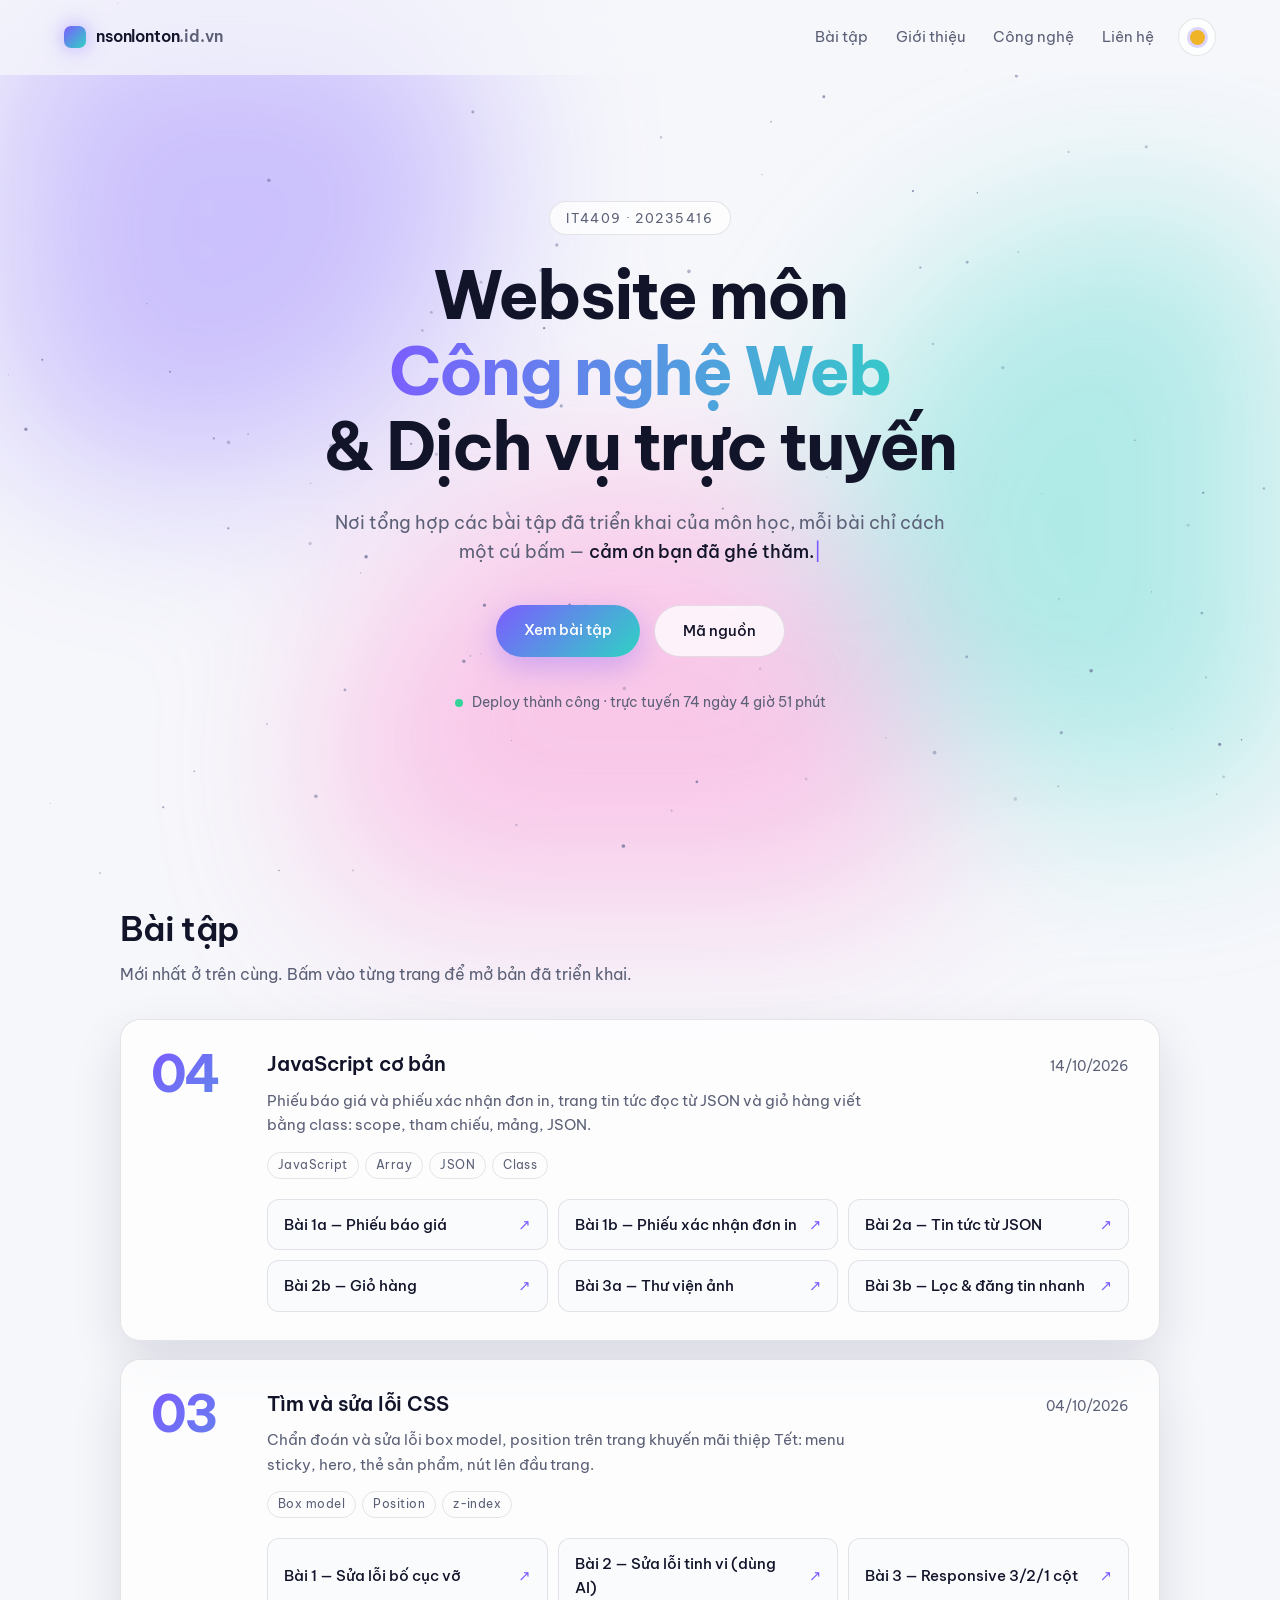
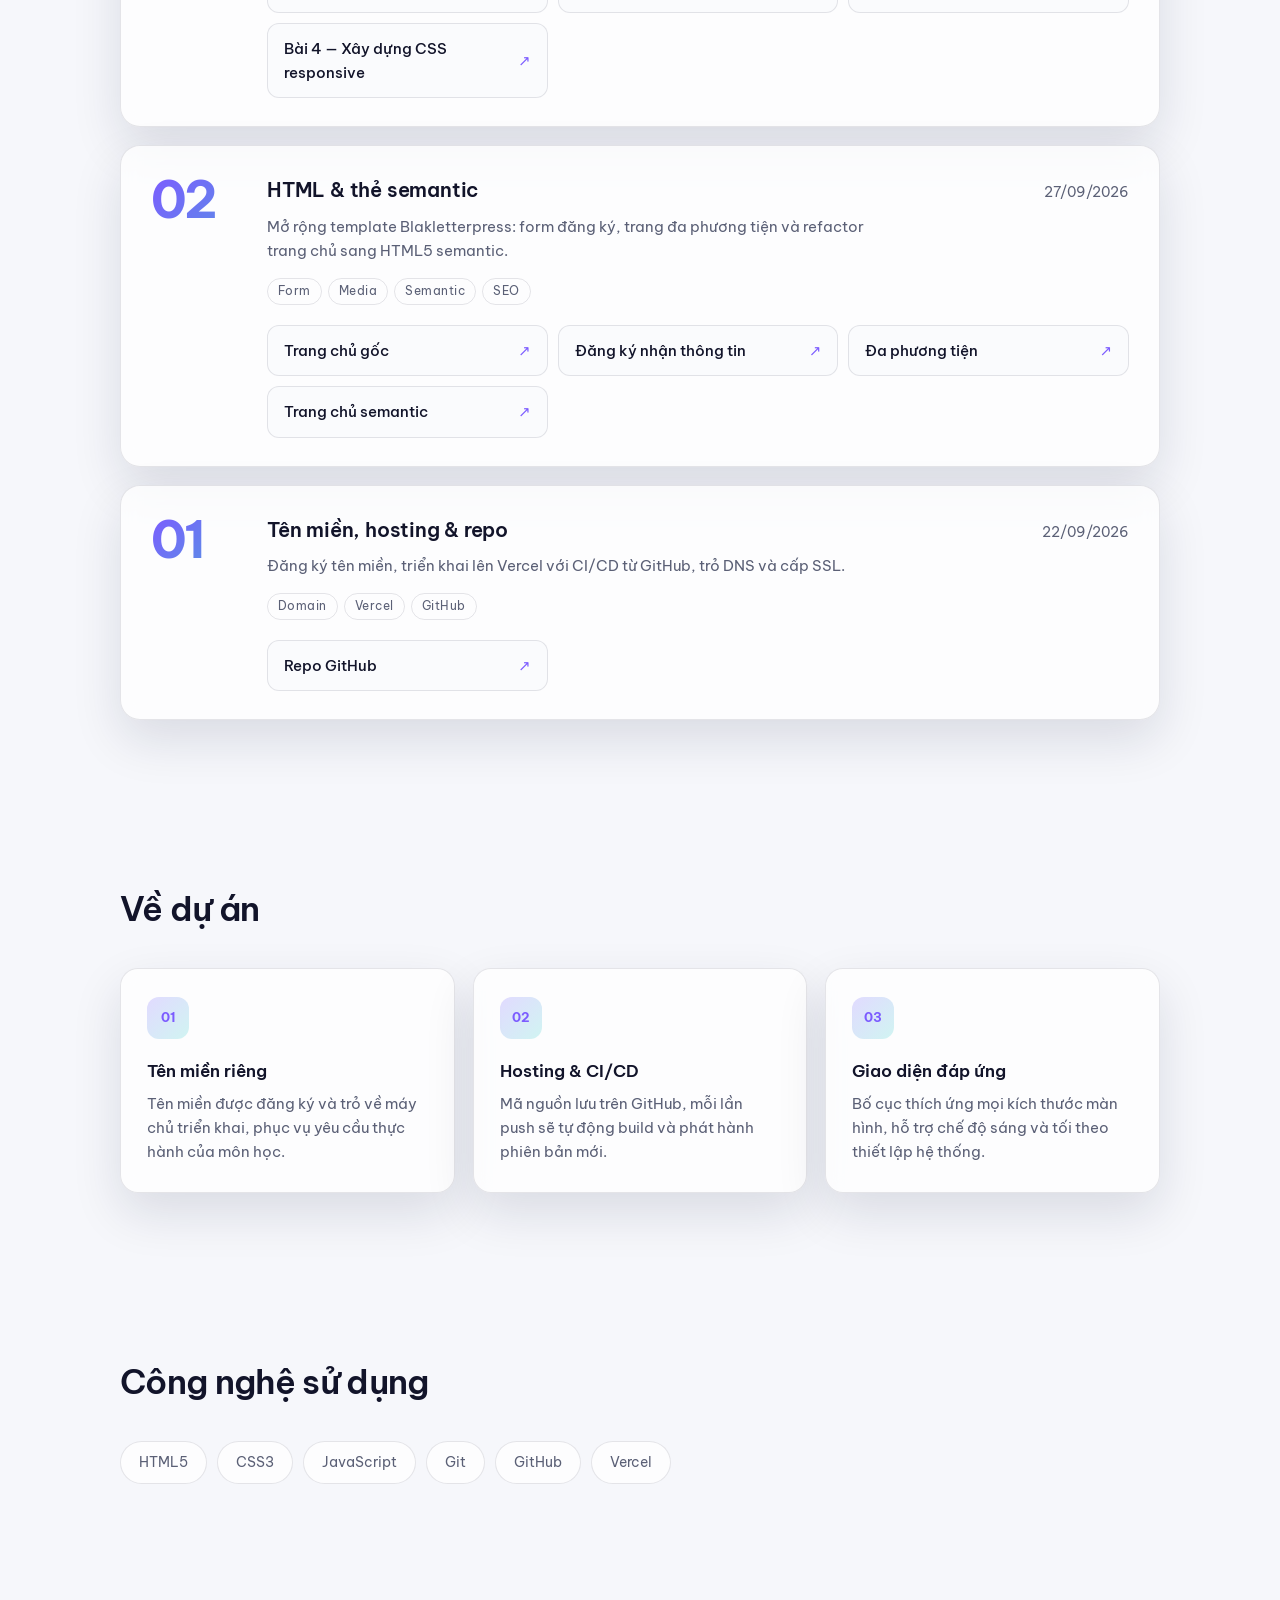
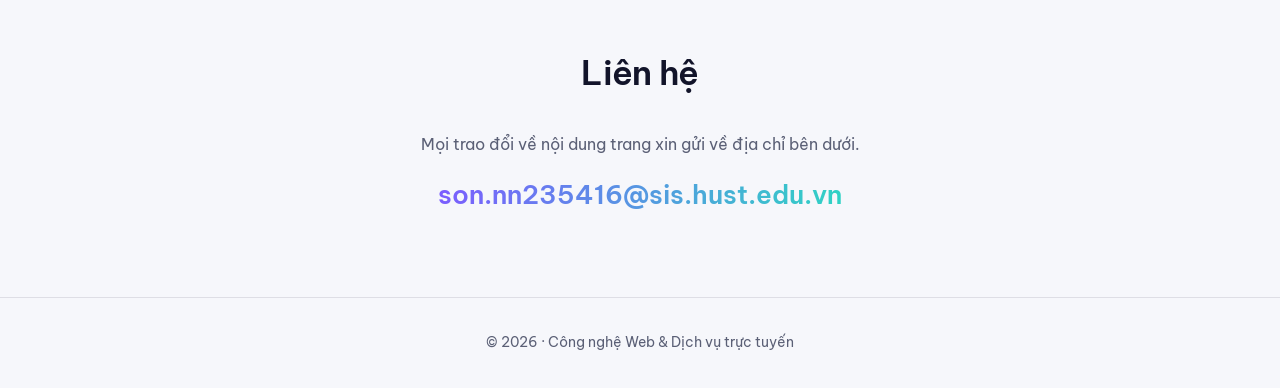
<file: index.html>
<!DOCTYPE html>
<html lang="vi">
<head>
<meta charset="UTF-8">
<meta name="viewport" content="width=device-width, initial-scale=1">
<title>Công nghệ Web &amp; Dịch vụ trực tuyến</title>
<meta name="description" content="Website môn học Công nghệ Web và Dịch vụ trực tuyến.">
<link rel="preconnect" href="https://fonts.googleapis.com">
<link rel="preconnect" href="https://fonts.gstatic.com" crossorigin>
<link href="https://fonts.googleapis.com/css2?family=Be+Vietnam+Pro:wght@400;500;600;700&display=swap" rel="stylesheet">
<link rel="stylesheet" href="css/style.css">
<script>
  // Đặt theme trước khi render để tránh nháy màu.
  (function () {
    var saved = null;
    try { saved = localStorage.getItem("theme"); } catch (e) {}
    var light = saved ? saved === "light" : window.matchMedia("(prefers-color-scheme: light)").matches;
    if (light) document.documentElement.dataset.theme = "light";
  })();
</script>
</head>
<body>

<div class="aurora" aria-hidden="true">
  <span class="blob blob-1"></span>
  <span class="blob blob-2"></span>
  <span class="blob blob-3"></span>
</div>
<canvas id="stars" aria-hidden="true"></canvas>

<header class="nav">
  <a class="brand" href="#">
    <span class="brand-mark"></span>
    <span>nsonlonton<span class="brand-dim">.id.vn</span></span>
  </a>
  <nav class="nav-links">
    <a href="#assignments">Bài tập</a>
    <a href="#about">Giới thiệu</a>
    <a href="#stack">Công nghệ</a>
    <a href="#contact">Liên hệ</a>
  </nav>
  <button id="theme-toggle" class="theme-toggle" type="button" aria-label="Đổi giao diện sáng/tối">
    <span class="theme-icon"></span>
  </button>
</header>

<main>
  <section class="hero">
    <p class="eyebrow reveal">IT4409 · 20235416</p>
    <h1 class="reveal">
      Website môn<br>
      <span class="gradient-text">Công nghệ Web</span><br>
      &amp; Dịch vụ trực tuyến
    </h1>
    <p class="lede reveal">
      Nơi tổng hợp các bài tập đã triển khai của môn học,
      mỗi bài chỉ cách một cú bấm —
      <span id="typed" class="typed"></span><span class="caret">|</span>
    </p>
    <div class="cta-row reveal">
      <a class="btn btn-primary" href="#assignments">Xem bài tập</a>
      <a class="btn btn-ghost" href="https://github.com/SonNguyen-25/IT4409-20235416" target="_blank" rel="noopener">Mã nguồn</a>
    </div>
    <div class="status reveal">
      <span class="dot"></span> Deploy thành công · <span id="uptime">đang tính…</span>
    </div>
  </section>

  <section class="section" id="assignments">
    <div class="section-head reveal">
      <h2>Bài tập</h2>
      <p class="muted">Mới nhất ở trên cùng. Bấm vào từng trang để mở bản đã triển khai.</p>
    </div>
    <div id="assignment-list" class="assignment-list"></div>
    <noscript>
      <p class="muted">Bật JavaScript để xem danh sách bài tập, hoặc truy cập
        <a href="baitapHTML/index.html">baitapHTML</a> và
        <a href="Assignment3/Bai%20tap%201%20Tim%20va%20sua%20loi%20CSS/trang.html">Assignment3</a>.</p>
    </noscript>
  </section>

  <section class="section" id="about">
    <h2 class="reveal">Về dự án</h2>
    <div class="cards">
      <article class="card reveal">
        <div class="card-icon">01</div>
        <h3>Tên miền riêng</h3>
        <p>Tên miền được đăng ký và trỏ về máy chủ triển khai, phục vụ yêu cầu thực hành của môn học.</p>
      </article>
      <article class="card reveal">
        <div class="card-icon">02</div>
        <h3>Hosting &amp; CI/CD</h3>
        <p>Mã nguồn lưu trên GitHub, mỗi lần push sẽ tự động build và phát hành phiên bản mới.</p>
      </article>
      <article class="card reveal">
        <div class="card-icon">03</div>
        <h3>Giao diện đáp ứng</h3>
        <p>Bố cục thích ứng mọi kích thước màn hình, hỗ trợ chế độ sáng và tối theo thiết lập hệ thống.</p>
      </article>
    </div>
  </section>

  <section class="section" id="stack">
    <h2 class="reveal">Công nghệ sử dụng</h2>
    <ul class="chips reveal">
      <li>HTML5</li>
      <li>CSS3</li>
      <li>JavaScript</li>
      <li>Git</li>
      <li>GitHub</li>
      <li>Vercel</li>
    </ul>
  </section>

  <section class="section contact" id="contact">
    <h2 class="reveal">Liên hệ</h2>
    <p class="reveal muted">Mọi trao đổi về nội dung trang xin gửi về địa chỉ bên dưới.</p>
    <a class="mail reveal" href="mailto:son.nn235416@sis.hust.edu.vn">son.nn235416@sis.hust.edu.vn</a>
  </section>
</main>

<footer class="footer">
  <span>© <span id="year"></span> · Công nghệ Web &amp; Dịch vụ trực tuyến</span>
</footer>

<script src="js/assignments.js"></script>
<script src="js/main.js"></script>
</body>
</html>
</file>
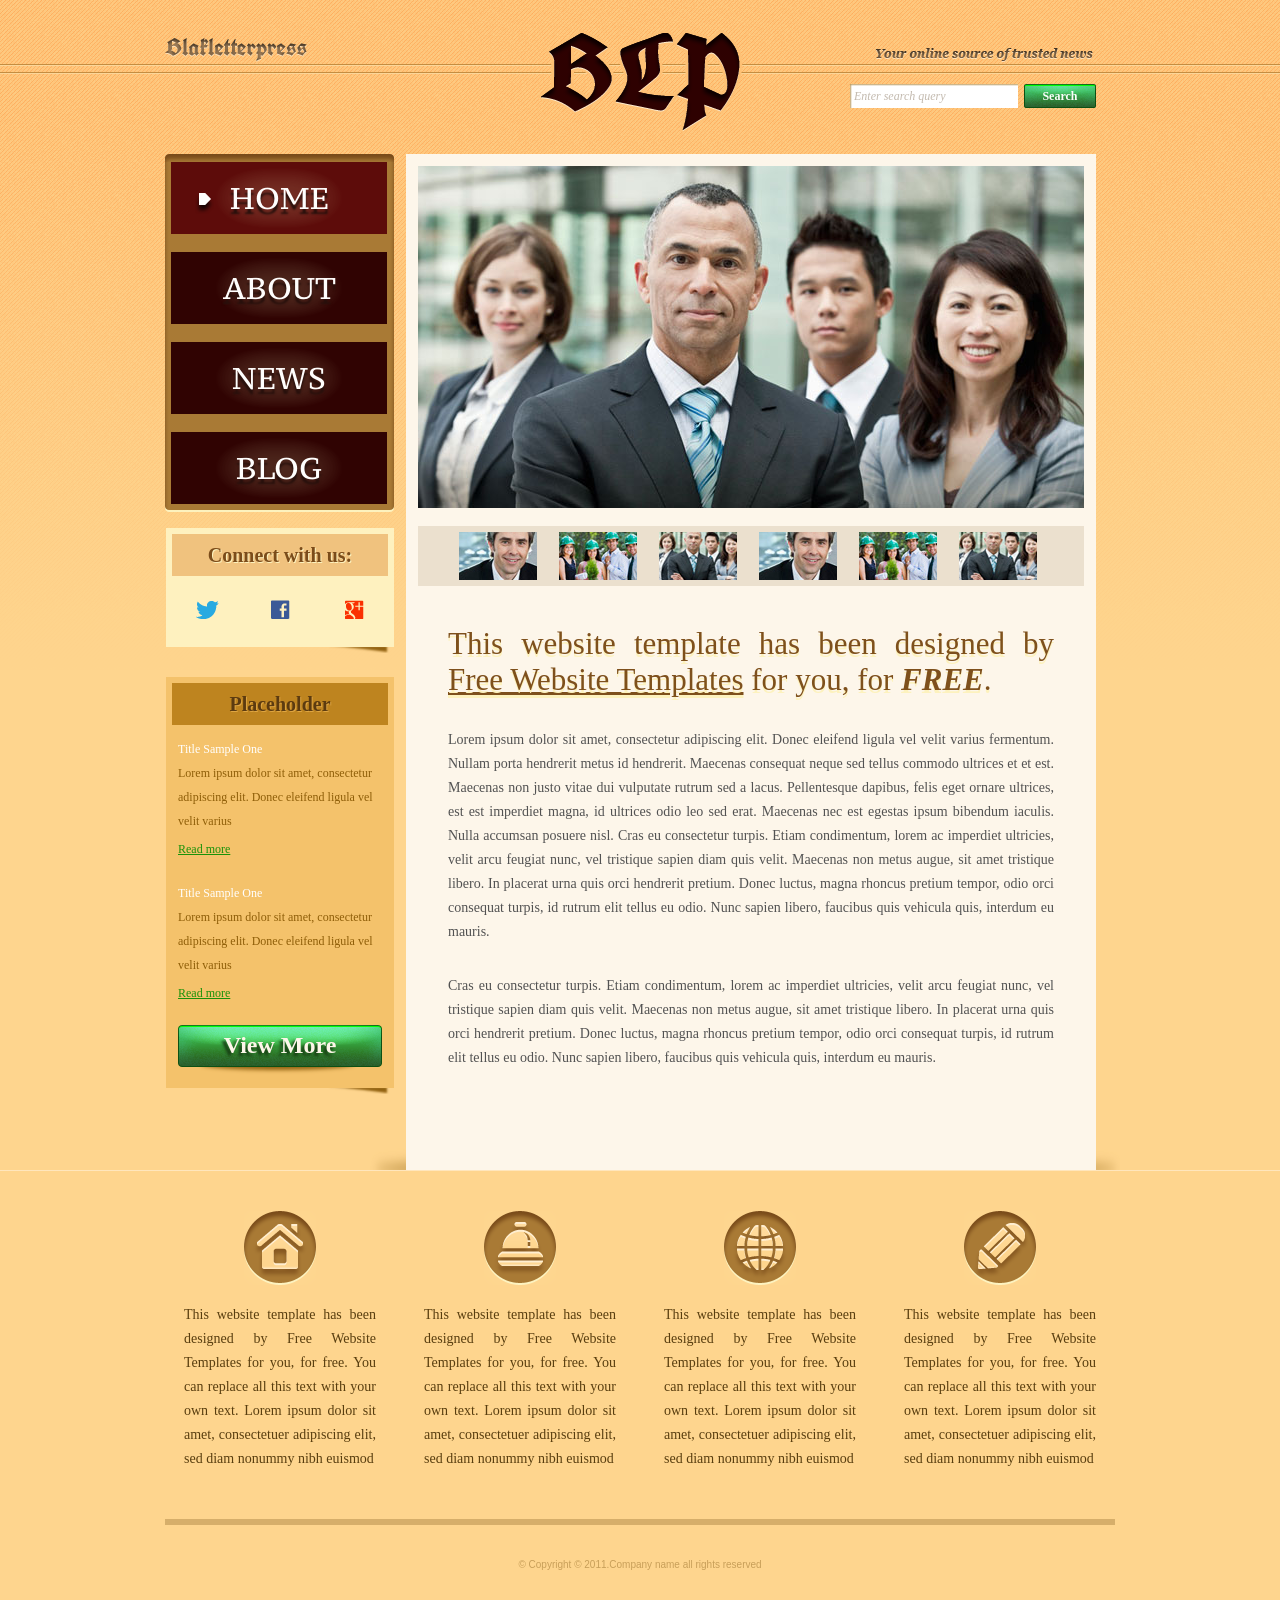
<file: baitapHTML/index.html>
<!DOCTYPE html>
<!-- Website template by freewebsitetemplates.com -->
<html>
<head>
	<meta charset="UTF-8">
	<title>Blakletterpress Website Template</title>
	<link rel="stylesheet" href="css/style.css" type="text/css">
</head>
<body>
	<div id="page">
		<div id="header">
			<div id="motto">
				<a href="index.html" class="sitename"><img src="images/blakletterpress.png" height="24" width="142" alt="SiteName"></a>
				<p>
					<img src="images/header-text.png" height="14" width="218" alt="Text">
				</p>
			</div>
			<div id="logo">
				<a href="index.html"><img src="images/logo.png" alt="LOGO"></a>
			</div>
			<div id="searchbar">
				<form action="#" method="post">
					<input type="text" value="Enter search query" class="txtfield" onBlur="javascript:if(this.value==''){this.value=this.defaultValue;}" onFocus="javascript:if(this.value==this.defaultValue){this.value='';}">
					<input type="submit" value="Search" class="btn">
				</form>
			</div>
		</div>
		<div id="contents">
			<div id="main">
				<div id="gallery">
					<div>
						<img src="images/team-large.jpg" alt="Img">
					</div>
					<ul>
						<li>
							<img src="images/smiling.jpg" alt="Img">
						</li>
						<li>
							<img src="images/ecofriends.jpg" alt="Img">
						</li>
						<li>
							<img src="images/team.jpg" alt="Img">
						</li>
						<li>
							<img src="images/smiling.jpg" alt="Img">
						</li>
						<li>
							<img src="images/ecofriends.jpg" alt="Img">
						</li>
						<li>
							<img src="images/team.jpg" alt="Img">
						</li>
					</ul>
				</div>
				<div class="body">
					<h1>This website template has been designed by <a href="http://www.freewebsitetemplates.com/">Free Website Templates</a> for you, for <em>free</em>.</h1>
					<p>
						Lorem ipsum dolor sit amet, consectetur adipiscing elit. Donec eleifend ligula vel velit varius fermentum. Nullam porta hendrerit metus id hendrerit. Maecenas consequat neque sed tellus commodo ultrices et et est. Maecenas non justo vitae dui vulputate rutrum sed a lacus. Pellentesque dapibus, felis eget ornare ultrices, est est imperdiet magna, id ultrices odio leo sed erat. Maecenas nec est egestas ipsum bibendum iaculis. Nulla accumsan posuere nisl. Cras eu consectetur turpis. Etiam condimentum, lorem ac imperdiet ultricies, velit arcu feugiat nunc, vel tristique sapien diam quis velit. Maecenas non metus augue, sit amet tristique libero. In placerat urna quis orci hendrerit pretium. Donec luctus, magna rhoncus pretium tempor, odio orci consequat turpis, id rutrum elit tellus eu odio. Nunc sapien libero, faucibus quis vehicula quis, interdum eu mauris.
					</p>
					<p>
						Cras eu consectetur turpis. Etiam condimentum, lorem ac imperdiet ultricies, velit arcu feugiat nunc, vel tristique sapien diam quis velit. Maecenas non metus augue, sit amet tristique libero. In placerat urna quis orci hendrerit pretium. Donec luctus, magna rhoncus pretium tempor, odio orci consequat turpis, id rutrum elit tellus eu odio. Nunc sapien libero, faucibus quis vehicula quis, interdum eu mauris.
					</p>
				</div>
			</div>
			<div id="sidebar">
				<div id="navigation">
					<div>
						<ul>
							<li class="selected">
								<a href="index.html">Home</a>
							</li>
							<li>
								<a href="about.html">About</a>
							</li>
							<li>
								<a href="news.html">News</a>
							</li>
							<li>
								<a href="blog.html">Blog</a>
							</li>
						</ul>
					</div>
				</div>
				<div class="section">
					<div id="connect">
						<h2>Connect with us:</h2>
						<a href="http://freewebsitetemplates.com/go/twitter/" target="_blank" class="twitter"></a> <a href="http://freewebsitetemplates.com/go/facebook/" target="_blank" class="facebook"></a> <a href="http://freewebsitetemplates.com/go/googleplus/" target="_blank" class="googleplus"></a>
					</div>
				</div>
				<div class="section">
					<div id="posts">
						<h2>Placeholder</h2>
						<ul>
							<li>
								<h5>Title Sample One</h5>
								<p>
									Lorem ipsum dolor sit amet, consectetur adipiscing elit. Donec eleifend ligula vel velit varius
								</p>
								<a href="news.html" class="more">Read more</a>
							</li>
							<li>
								<h5>Title Sample One</h5>
								<p>
									Lorem ipsum dolor sit amet, consectetur adipiscing elit. Donec eleifend ligula vel velit varius
								</p>
								<a href="news.html" class="more">Read more</a>
							</li>
						</ul>
						<a href="news.html" class="btn2">View More</a>
					</div>
				</div>
			</div>
		</div>
		<div id="footer">
			<div>
				<ul id="featured">
					<li>
						<a href="index.html" class="home"></a>
						<p>
							This website template has been designed by Free Website Templates for you, for free. You can replace all this text with your own text. Lorem ipsum dolor sit amet, consectetuer adipiscing elit, sed diam nonummy nibh euismod
						</p>
					</li>
					<li>
						<a href="index.html" class="bell"></a>
						<p>
							This website template has been designed by Free Website Templates for you, for free. You can replace all this text with your own text. Lorem ipsum dolor sit amet, consectetuer adipiscing elit, sed diam nonummy nibh euismod
						</p>
					</li>
					<li>
						<a href="index.html" class="globe"></a>
						<p>
							This website template has been designed by Free Website Templates for you, for free. You can replace all this text with your own text. Lorem ipsum dolor sit amet, consectetuer adipiscing elit, sed diam nonummy nibh euismod
						</p>
					</li>
					<li>
						<a href="index.html" class="pencil"></a>
						<p>
							This website template has been designed by Free Website Templates for you, for free. You can replace all this text with your own text. Lorem ipsum dolor sit amet, consectetuer adipiscing elit, sed diam nonummy nibh euismod
						</p>
					</li>
				</ul>
				<p id="footnote">
					© Copyright © 2011.Company name all rights reserved
				</p>
			</div>
		</div>
	</div>
</body>
</html>
</file>
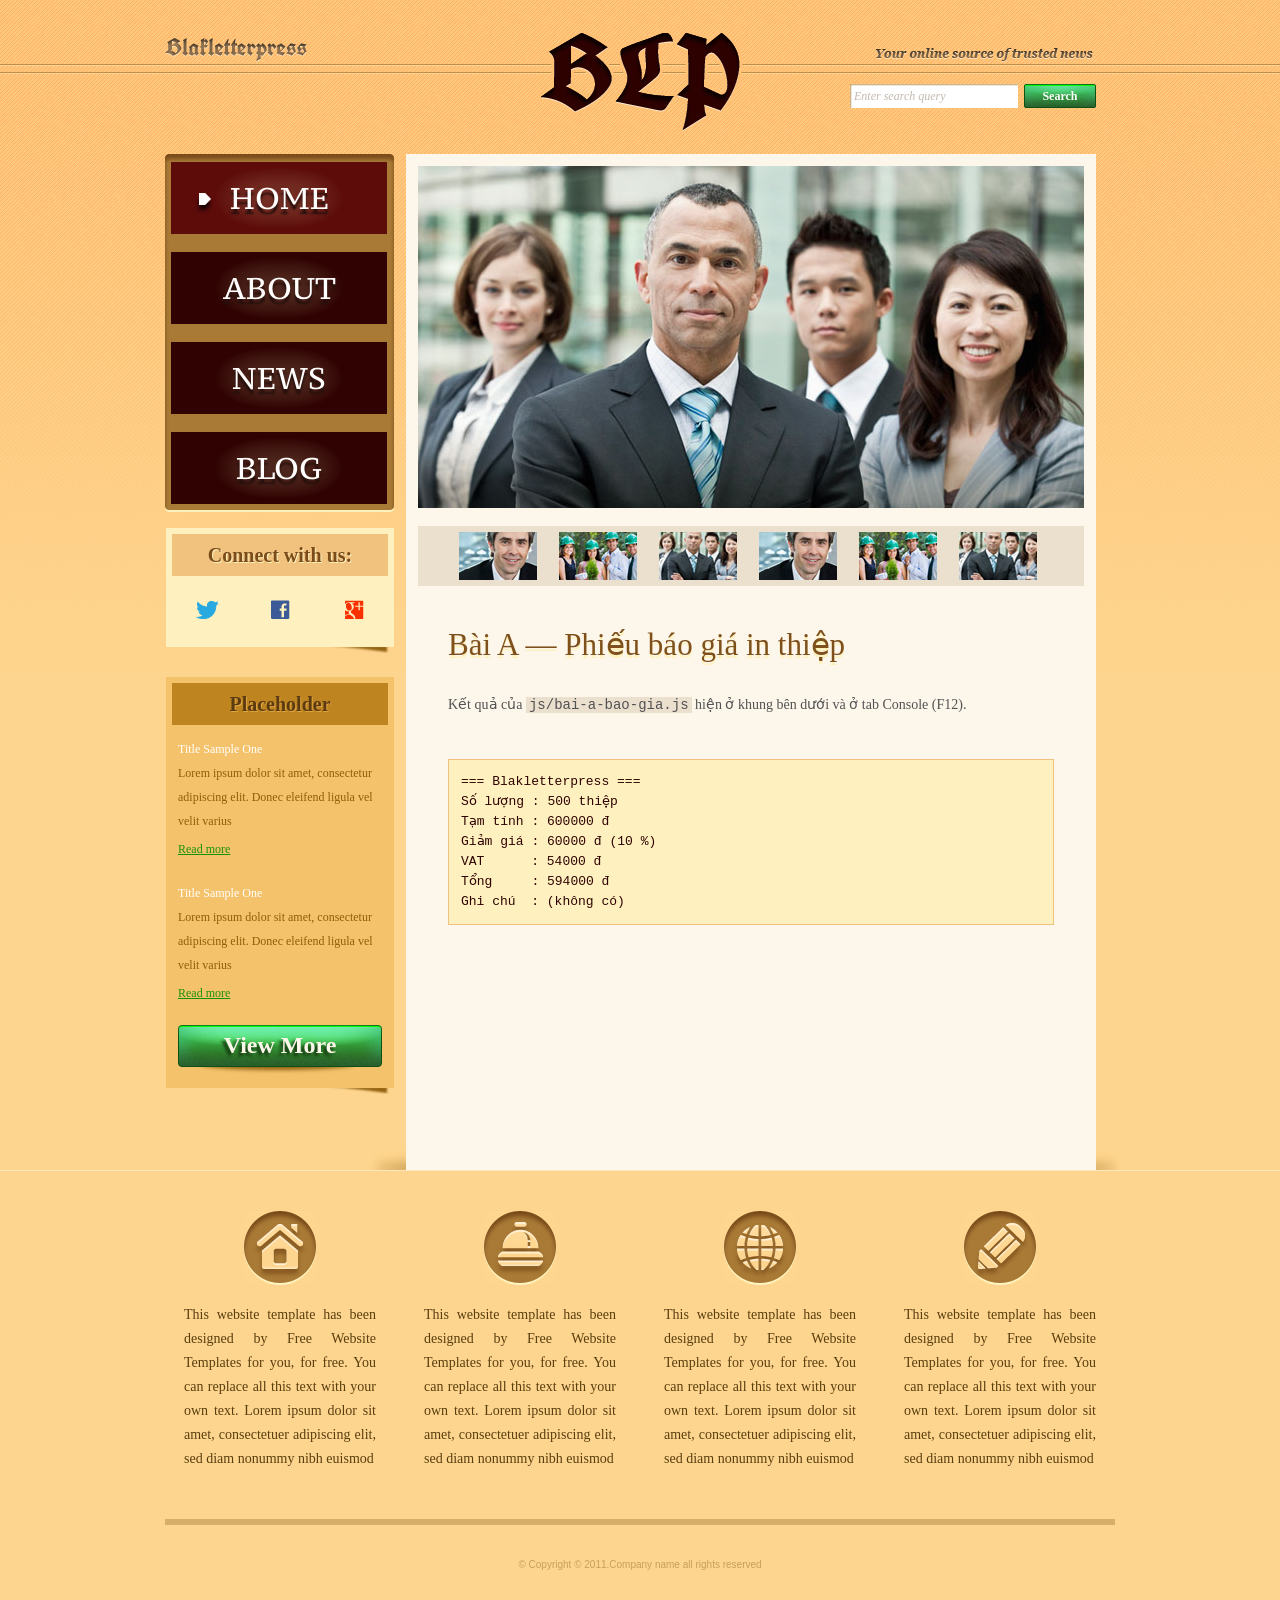
<file: Assignment4-JS/Bai tap 1 - JS phieu bao gia va xac nhan don in/index.html>
<!DOCTYPE html>
<!-- Website template by freewebsitetemplates.com -->
<html>
<head>
	<meta charset="UTF-8">
	<title>Bài A – Phiếu báo giá | Blakletterpress</title>
	<link rel="stylesheet" href="css/style.css" type="text/css">
	<link rel="stylesheet" href="css/bai-js.css" type="text/css">
</head>
<body>
	<div id="page">
		<div id="header">
			<div id="motto">
				<a href="index.html" class="sitename"><img src="images/blakletterpress.png" height="24" width="142" alt="SiteName"></a>
				<p>
					<img src="images/header-text.png" height="14" width="218" alt="Text">
				</p>
			</div>
			<div id="logo">
				<a href="index.html"><img src="images/logo.png" alt="LOGO"></a>
			</div>
			<div id="searchbar">
				<form action="#" method="post">
					<input type="text" value="Enter search query" class="txtfield" onBlur="javascript:if(this.value==''){this.value=this.defaultValue;}" onFocus="javascript:if(this.value==this.defaultValue){this.value='';}">
					<input type="submit" value="Search" class="btn">
				</form>
			</div>
		</div>
		<div id="contents">
			<div id="main">
				<div id="gallery">
					<div>
						<img src="images/team-large.jpg" alt="Img">
					</div>
					<ul>
						<li>
							<img src="images/smiling.jpg" alt="Img">
						</li>
						<li>
							<img src="images/ecofriends.jpg" alt="Img">
						</li>
						<li>
							<img src="images/team.jpg" alt="Img">
						</li>
						<li>
							<img src="images/smiling.jpg" alt="Img">
						</li>
						<li>
							<img src="images/ecofriends.jpg" alt="Img">
						</li>
						<li>
							<img src="images/team.jpg" alt="Img">
						</li>
					</ul>
				</div>
				<div class="body">
					<h1>Bài A — Phiếu báo giá in thiệp</h1>
					<p>
						Kết quả của <code>js/bai-a-bao-gia.js</code> hiện ở khung bên dưới và ở tab Console (F12).
					</p>
					<pre id="ket-qua"></pre>
				</div>
			</div>
			<div id="sidebar">
				<div id="navigation">
					<div>
						<ul>
							<li class="selected">
								<a href="index.html">Home</a>
							</li>
							<li>
								<a href="about.html">About</a>
							</li>
							<li>
								<a href="news.html">News</a>
							</li>
							<li>
								<a href="blog.html">Blog</a>
							</li>
						</ul>
					</div>
				</div>
				<div class="section">
					<div id="connect">
						<h2>Connect with us:</h2>
						<a href="http://freewebsitetemplates.com/go/twitter/" target="_blank" class="twitter"></a> <a href="http://freewebsitetemplates.com/go/facebook/" target="_blank" class="facebook"></a> <a href="http://freewebsitetemplates.com/go/googleplus/" target="_blank" class="googleplus"></a>
					</div>
				</div>
				<div class="section">
					<div id="posts">
						<h2>Placeholder</h2>
						<ul>
							<li>
								<h5>Title Sample One</h5>
								<p>
									Lorem ipsum dolor sit amet, consectetur adipiscing elit. Donec eleifend ligula vel velit varius
								</p>
								<a href="news.html" class="more">Read more</a>
							</li>
							<li>
								<h5>Title Sample One</h5>
								<p>
									Lorem ipsum dolor sit amet, consectetur adipiscing elit. Donec eleifend ligula vel velit varius
								</p>
								<a href="news.html" class="more">Read more</a>
							</li>
						</ul>
						<a href="news.html" class="btn2">View More</a>
					</div>
				</div>
			</div>
		</div>
		<div id="footer">
			<div>
				<ul id="featured">
					<li>
						<a href="index.html" class="home"></a>
						<p>
							This website template has been designed by Free Website Templates for you, for free. You can replace all this text with your own text. Lorem ipsum dolor sit amet, consectetuer adipiscing elit, sed diam nonummy nibh euismod
						</p>
					</li>
					<li>
						<a href="index.html" class="bell"></a>
						<p>
							This website template has been designed by Free Website Templates for you, for free. You can replace all this text with your own text. Lorem ipsum dolor sit amet, consectetuer adipiscing elit, sed diam nonummy nibh euismod
						</p>
					</li>
					<li>
						<a href="index.html" class="globe"></a>
						<p>
							This website template has been designed by Free Website Templates for you, for free. You can replace all this text with your own text. Lorem ipsum dolor sit amet, consectetuer adipiscing elit, sed diam nonummy nibh euismod
						</p>
					</li>
					<li>
						<a href="index.html" class="pencil"></a>
						<p>
							This website template has been designed by Free Website Templates for you, for free. You can replace all this text with your own text. Lorem ipsum dolor sit amet, consectetuer adipiscing elit, sed diam nonummy nibh euismod
						</p>
					</li>
				</ul>
				<p id="footnote">
					© Copyright © 2011.Company name all rights reserved
				</p>
			</div>
		</div>
	</div>
	<script src="js/ho-tro.js"></script>
	<script src="js/bai-a-bao-gia.js"></script>
</body>
</html>
</file>
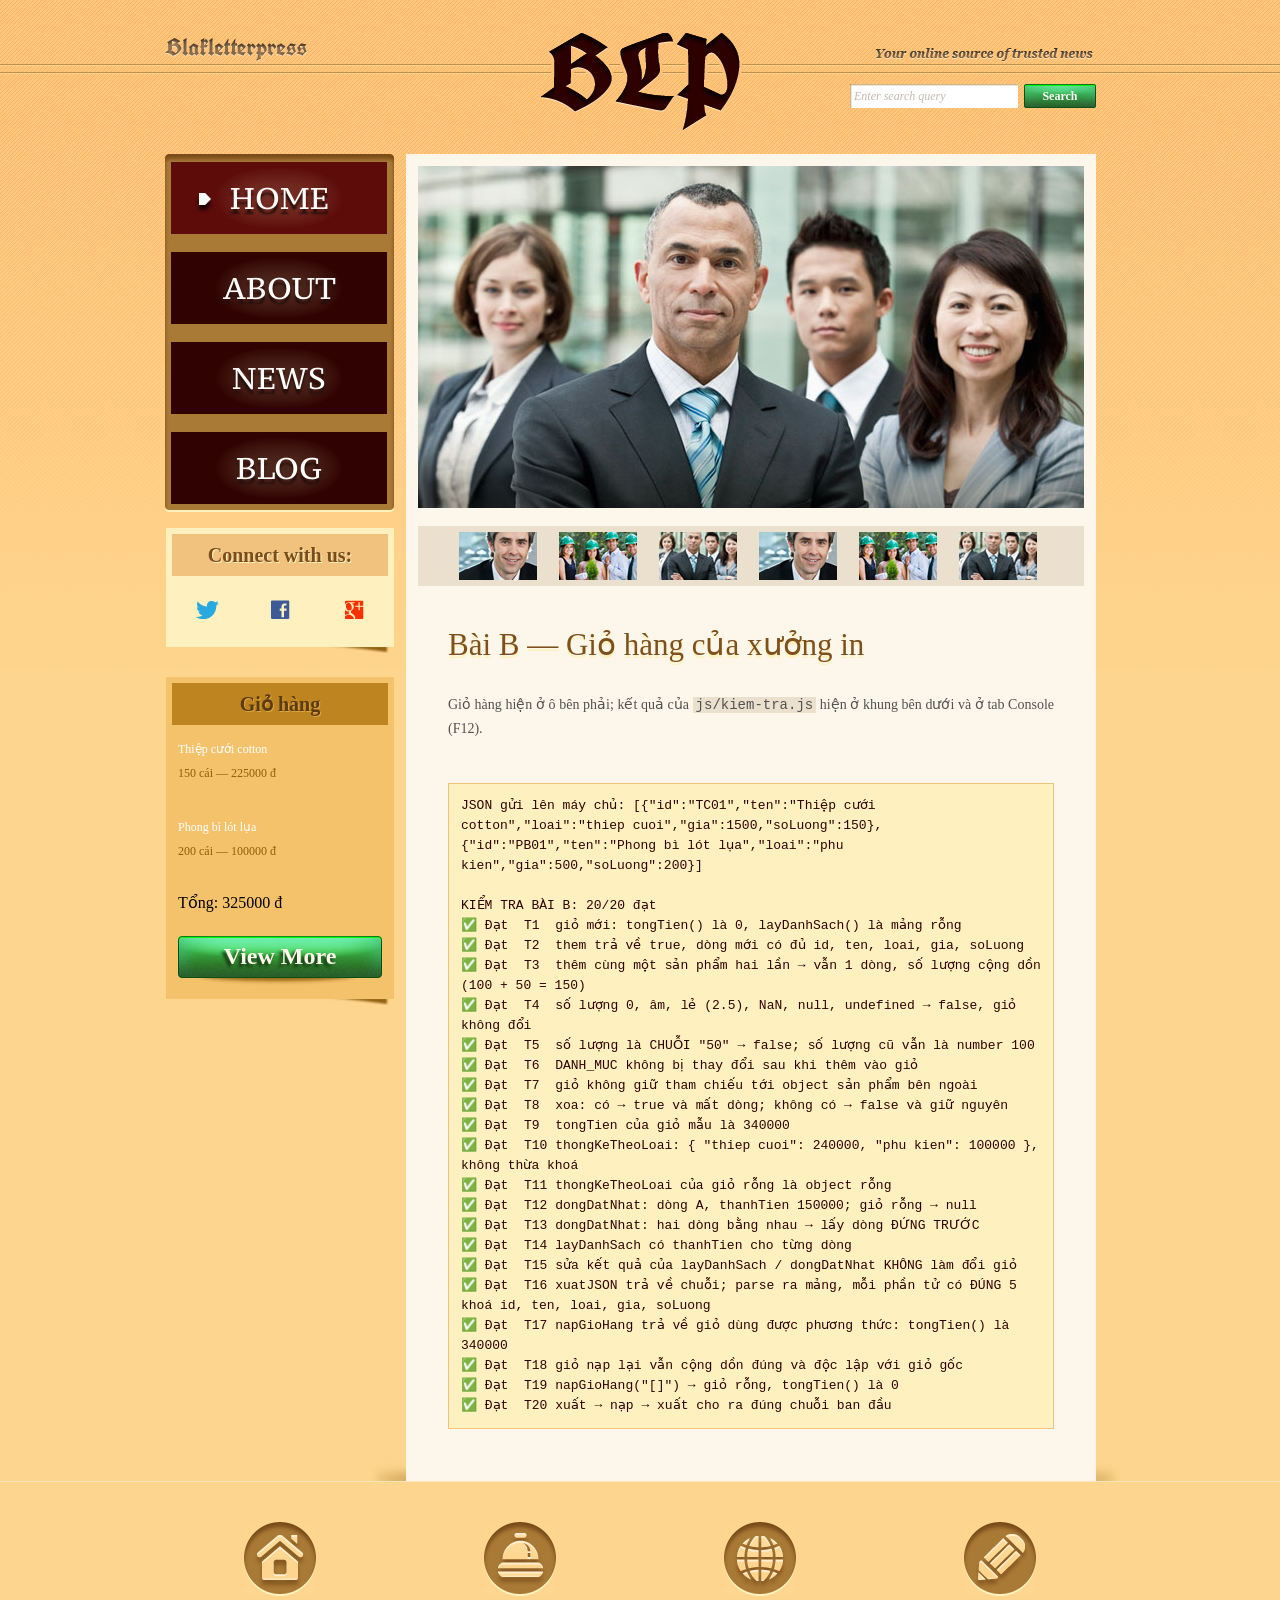
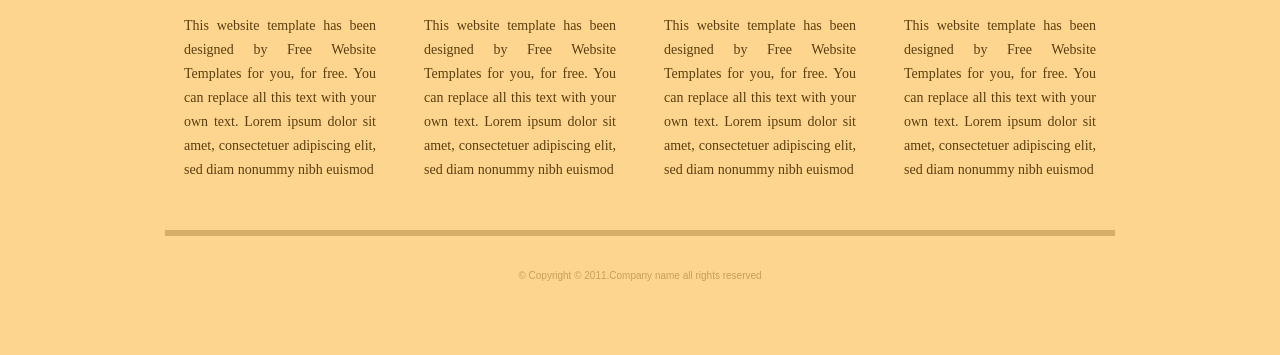
<file: Assignment4-JS/Bai tap 2 - JS tin tuc va gio hang/index.html>
<!DOCTYPE html>
<!-- Website template by freewebsitetemplates.com -->
<html>
<head>
	<meta charset="UTF-8">
	<title>Bài B – Giỏ hàng | Blakletterpress</title>
	<link rel="stylesheet" href="css/style.css" type="text/css">
	<link rel="stylesheet" href="css/bai-js.css" type="text/css">
</head>
<body>
	<div id="page">
		<div id="header">
			<div id="motto">
				<a href="index.html" class="sitename"><img src="images/blakletterpress.png" height="24" width="142" alt="SiteName"></a>
				<p>
					<img src="images/header-text.png" height="14" width="218" alt="Text">
				</p>
			</div>
			<div id="logo">
				<a href="index.html"><img src="images/logo.png" alt="LOGO"></a>
			</div>
			<div id="searchbar">
				<form action="#" method="post">
					<input type="text" value="Enter search query" class="txtfield" onBlur="javascript:if(this.value==''){this.value=this.defaultValue;}" onFocus="javascript:if(this.value==this.defaultValue){this.value='';}">
					<input type="submit" value="Search" class="btn">
				</form>
			</div>
		</div>
		<div id="contents">
			<div id="main">
				<div id="gallery">
					<div>
						<img src="images/team-large.jpg" alt="Img">
					</div>
					<ul>
						<li>
							<img src="images/smiling.jpg" alt="Img">
						</li>
						<li>
							<img src="images/ecofriends.jpg" alt="Img">
						</li>
						<li>
							<img src="images/team.jpg" alt="Img">
						</li>
						<li>
							<img src="images/smiling.jpg" alt="Img">
						</li>
						<li>
							<img src="images/ecofriends.jpg" alt="Img">
						</li>
						<li>
							<img src="images/team.jpg" alt="Img">
						</li>
					</ul>
				</div>
				<div class="body">
					<h1>Bài B — Giỏ hàng của xưởng in</h1>
					<p>
						Giỏ hàng hiện ở ô bên phải; kết quả của <code>js/kiem-tra.js</code> hiện ở khung bên dưới và ở tab Console (F12).
					</p>
					<pre id="ket-qua"></pre>
				</div>
			</div>
			<div id="sidebar">
				<div id="navigation">
					<div>
						<ul>
							<li class="selected">
								<a href="index.html">Home</a>
							</li>
							<li>
								<a href="about.html">About</a>
							</li>
							<li>
								<a href="news.html">News</a>
							</li>
							<li>
								<a href="blog.html">Blog</a>
							</li>
						</ul>
					</div>
				</div>
				<div class="section">
					<div id="connect">
						<h2>Connect with us:</h2>
						<a href="http://freewebsitetemplates.com/go/twitter/" target="_blank" class="twitter"></a> <a href="http://freewebsitetemplates.com/go/facebook/" target="_blank" class="facebook"></a> <a href="http://freewebsitetemplates.com/go/googleplus/" target="_blank" class="googleplus"></a>
					</div>
				</div>
				<div class="section">
					<div id="posts">
						<h2>Giỏ hàng</h2>
						<ul id="gio-hang">
							<li>
								<h5>Title Sample One</h5>
								<p>
									Lorem ipsum dolor sit amet, consectetur adipiscing elit. Donec eleifend ligula vel velit varius
								</p>
								<a href="news.html" class="more">Read more</a>
							</li>
							<li>
								<h5>Title Sample One</h5>
								<p>
									Lorem ipsum dolor sit amet, consectetur adipiscing elit. Donec eleifend ligula vel velit varius
								</p>
								<a href="news.html" class="more">Read more</a>
							</li>
						</ul>
						<a href="news.html" class="btn2">View More</a>
					</div>
				</div>
			</div>
		</div>
		<div id="footer">
			<div>
				<ul id="featured">
					<li>
						<a href="index.html" class="home"></a>
						<p>
							This website template has been designed by Free Website Templates for you, for free. You can replace all this text with your own text. Lorem ipsum dolor sit amet, consectetuer adipiscing elit, sed diam nonummy nibh euismod
						</p>
					</li>
					<li>
						<a href="index.html" class="bell"></a>
						<p>
							This website template has been designed by Free Website Templates for you, for free. You can replace all this text with your own text. Lorem ipsum dolor sit amet, consectetuer adipiscing elit, sed diam nonummy nibh euismod
						</p>
					</li>
					<li>
						<a href="index.html" class="globe"></a>
						<p>
							This website template has been designed by Free Website Templates for you, for free. You can replace all this text with your own text. Lorem ipsum dolor sit amet, consectetuer adipiscing elit, sed diam nonummy nibh euismod
						</p>
					</li>
					<li>
						<a href="index.html" class="pencil"></a>
						<p>
							This website template has been designed by Free Website Templates for you, for free. You can replace all this text with your own text. Lorem ipsum dolor sit amet, consectetuer adipiscing elit, sed diam nonummy nibh euismod
						</p>
					</li>
				</ul>
				<p id="footnote">
					© Copyright © 2011.Company name all rights reserved
				</p>
			</div>
		</div>
	</div>
	<script src="js/ho-tro.js"></script>
	<script src="js/bai-b-gio-hang.js"></script>
	<script src="js/kiem-tra.js"></script>
</body>
</html>
</file>
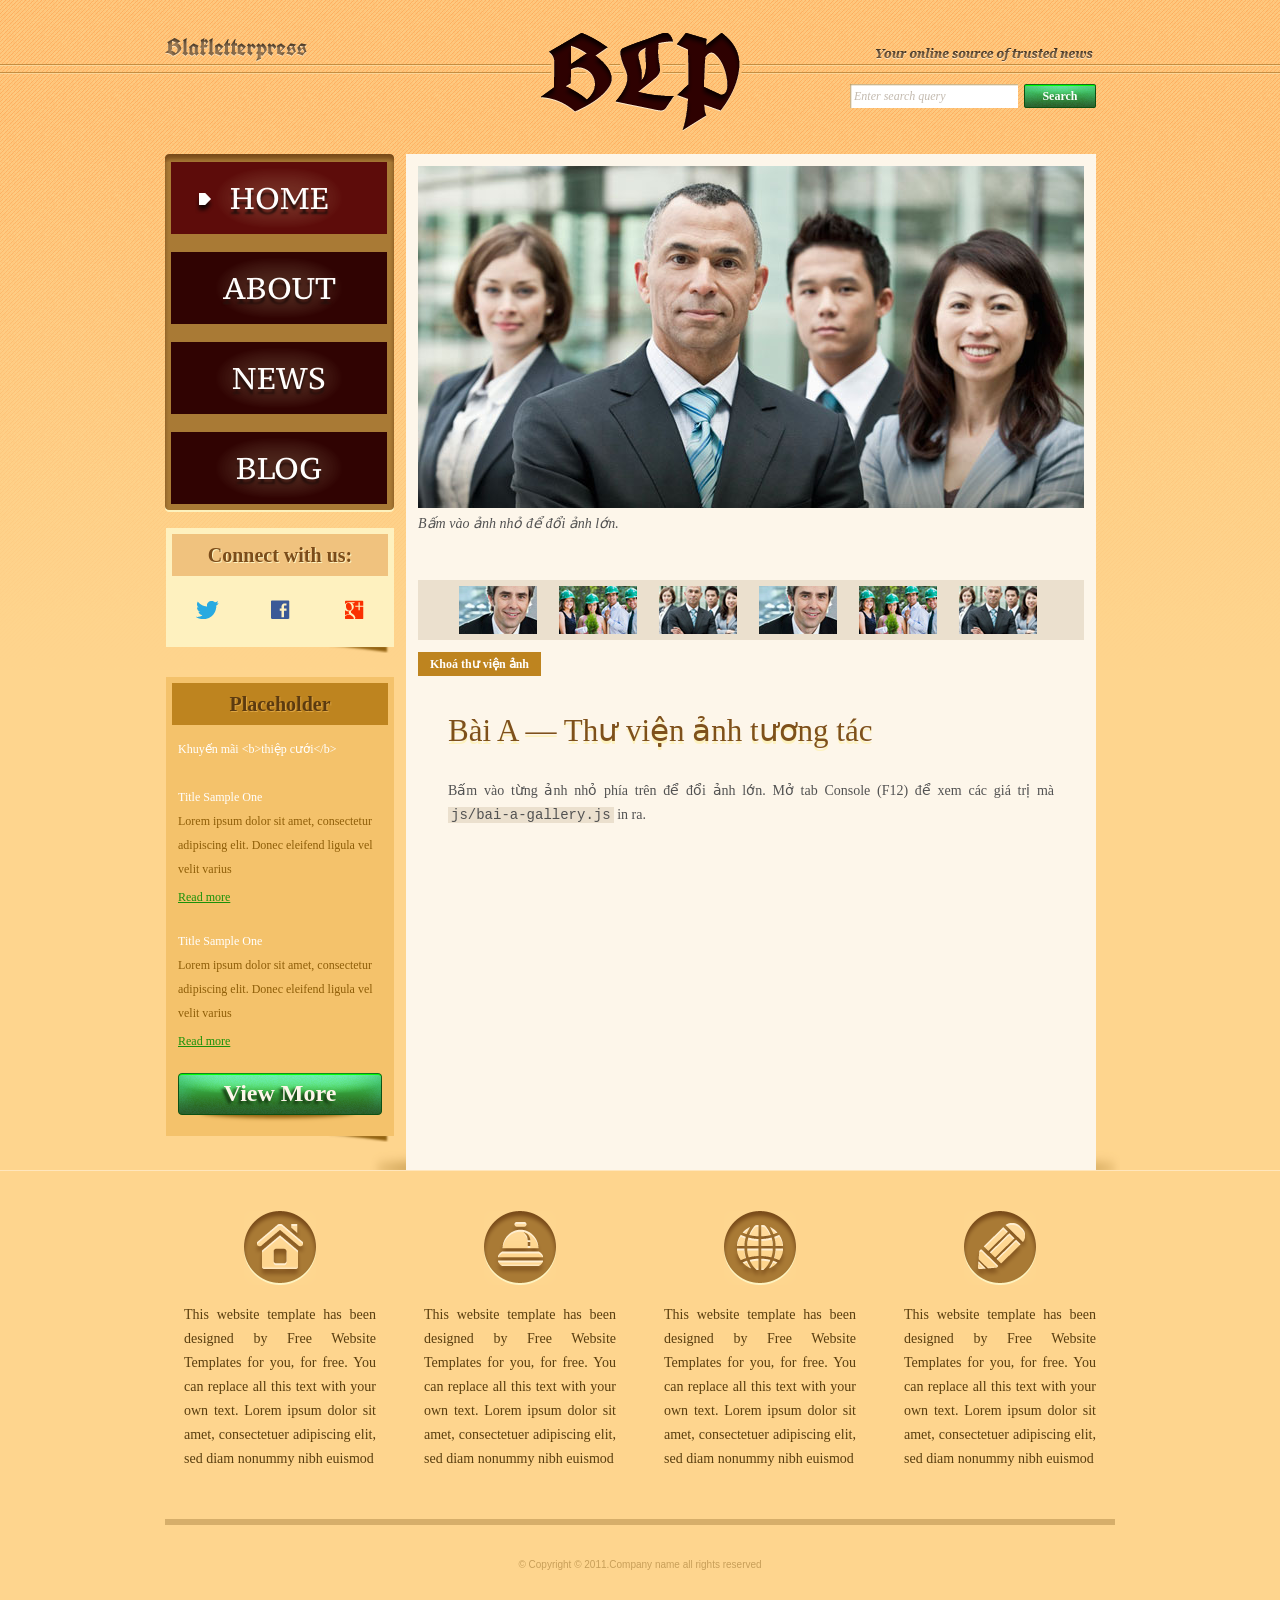
<file: Assignment4-JS/Bai tap 3 - JS thu vien anh va tin nhanh/index.html>
<!DOCTYPE html>
<!-- Website template by freewebsitetemplates.com -->
<html>
<head>
	<meta charset="UTF-8">
	<title>Bài A – Thư viện ảnh | Blakletterpress</title>
	<link rel="stylesheet" href="css/style.css" type="text/css">
	<link rel="stylesheet" href="css/bai-js.css" type="text/css">
</head>
<body>
	<div id="page">
		<div id="header">
			<div id="motto">
				<a href="index.html" class="sitename"><img src="images/blakletterpress.png" height="24" width="142" alt="SiteName"></a>
				<p>
					<img src="images/header-text.png" height="14" width="218" alt="Text">
				</p>
			</div>
			<div id="logo">
				<a href="index.html"><img src="images/logo.png" alt="LOGO"></a>
			</div>
			<div id="searchbar">
				<form action="#" method="post">
					<input type="text" id="o-tim-kiem" value="Enter search query" class="txtfield">
					<input type="submit" value="Search" class="btn">
				</form>
			</div>
		</div>
		<div id="contents">
			<div id="main">
				<div id="gallery">
					<div>
						<img src="images/team-large.jpg" alt="Img">
					</div>
					<ul>
						<li>
							<img src="images/smiling.jpg" alt="meeting">
						</li>
						<li>
							<img src="images/ecofriends.jpg" alt="team-large">
						</li>
						<li>
							<img src="images/team.jpg" alt="team-large">
						</li>
						<li>
							<img src="images/smiling.jpg" alt="meeting">
						</li>
						<li>
							<img src="images/ecofriends.jpg" alt="team-large">
						</li>
						<li>
							<img src="images/team.jpg" alt="team-large">
						</li>
					</ul>
					<button type="button" id="nut-khoa">Khoá thư viện ảnh</button>
				</div>
				<div class="body">
					<h1>Bài A — Thư viện ảnh tương tác</h1>
					<p>
						Bấm vào từng ảnh nhỏ phía trên để đổi ảnh lớn. Mở tab Console (F12) để xem các giá trị mà <code>js/bai-a-gallery.js</code> in ra.
					</p>
				</div>
			</div>
			<div id="sidebar">
				<div id="navigation">
					<div>
						<ul>
							<li class="selected">
								<a href="index.html">Home</a>
							</li>
							<li>
								<a href="about.html">About</a>
							</li>
							<li>
								<a href="news.html">News</a>
							</li>
							<li>
								<a href="blog.html">Blog</a>
							</li>
						</ul>
					</div>
				</div>
				<div class="section">
					<div id="connect">
						<h2>Connect with us:</h2>
						<a href="http://freewebsitetemplates.com/go/twitter/" target="_blank" class="twitter"></a> <a href="http://freewebsitetemplates.com/go/facebook/" target="_blank" class="facebook"></a> <a href="http://freewebsitetemplates.com/go/googleplus/" target="_blank" class="googleplus"></a>
					</div>
				</div>
				<div class="section">
					<div id="posts">
						<h2>Placeholder</h2>
						<ul>
							<li>
								<h5>Title Sample One</h5>
								<p>
									Lorem ipsum dolor sit amet, consectetur adipiscing elit. Donec eleifend ligula vel velit varius
								</p>
								<a href="news.html" class="more">Read more</a>
							</li>
							<li>
								<h5>Title Sample One</h5>
								<p>
									Lorem ipsum dolor sit amet, consectetur adipiscing elit. Donec eleifend ligula vel velit varius
								</p>
								<a href="news.html" class="more">Read more</a>
							</li>
						</ul>
						<a href="news.html" class="btn2">View More</a>
					</div>
				</div>
			</div>
		</div>
		<div id="footer">
			<div>
				<ul id="featured">
					<li>
						<a href="index.html" class="home"></a>
						<p>
							This website template has been designed by Free Website Templates for you, for free. You can replace all this text with your own text. Lorem ipsum dolor sit amet, consectetuer adipiscing elit, sed diam nonummy nibh euismod
						</p>
					</li>
					<li>
						<a href="index.html" class="bell"></a>
						<p>
							This website template has been designed by Free Website Templates for you, for free. You can replace all this text with your own text. Lorem ipsum dolor sit amet, consectetuer adipiscing elit, sed diam nonummy nibh euismod
						</p>
					</li>
					<li>
						<a href="index.html" class="globe"></a>
						<p>
							This website template has been designed by Free Website Templates for you, for free. You can replace all this text with your own text. Lorem ipsum dolor sit amet, consectetuer adipiscing elit, sed diam nonummy nibh euismod
						</p>
					</li>
					<li>
						<a href="index.html" class="pencil"></a>
						<p>
							This website template has been designed by Free Website Templates for you, for free. You can replace all this text with your own text. Lorem ipsum dolor sit amet, consectetuer adipiscing elit, sed diam nonummy nibh euismod
						</p>
					</li>
				</ul>
				<p id="footnote">
					© Copyright © 2011.Company name all rights reserved
				</p>
			</div>
		</div>
	</div>
	<script src="js/bai-a-gallery.js"></script>
</body>
</html>
</file>
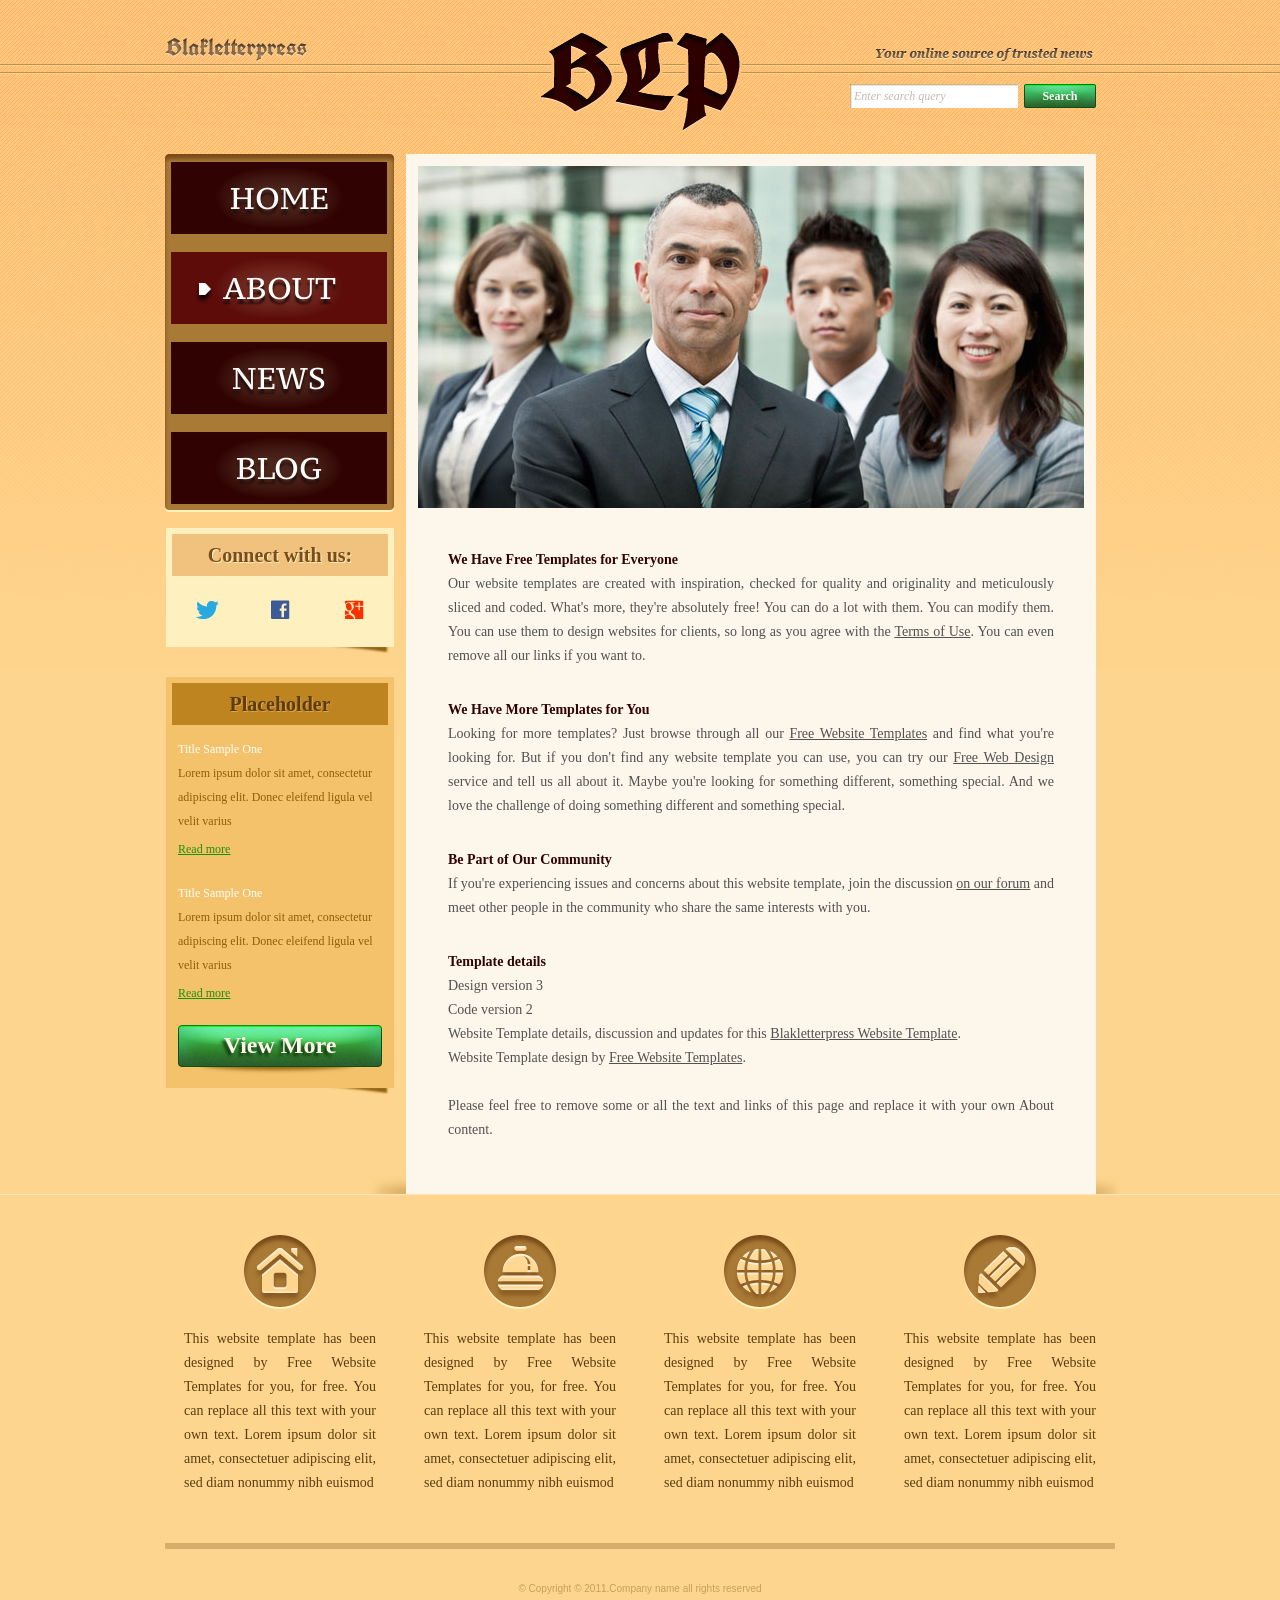
<file: baitapHTML/about.html>
<!DOCTYPE html>
<!-- Website template by freewebsitetemplates.com -->
<html>
<head>
	<meta charset="UTF-8">
	<title>About - Blakletterpress Website Template</title>
	<link rel="stylesheet" href="css/style.css" type="text/css">
</head>
<body>
	<div id="page">
		<div id="header">
			<div id="motto">
				<a href="index.html" class="sitename"><img src="images/blakletterpress.png" height="24" width="142" alt="SiteName"></a>
				<p>
					<img src="images/header-text.png" height="14" width="218" alt="Text">
				</p>
			</div>
			<div id="logo">
				<a href="index.html"><img src="images/logo.png" alt="LOGO"></a>
			</div>
			<div id="searchbar">
				<form action="#" method="post">
					<input type="text" value="Enter search query" class="txtfield" onBlur="javascript:if(this.value==''){this.value=this.defaultValue;}" onFocus="javascript:if(this.value==this.defaultValue){this.value='';}">
					<input type="submit" value="Search" class="btn">
				</form>
			</div>
		</div>
		<div id="contents">
			<div id="main">
				<div id="gallery">
					<div>
						<img src="images/team-large.jpg" alt="Img">
					</div>
				</div>
				<div id="about" class="body">
					<h4>We Have Free Templates for Everyone</h4>
					<p>
						Our website templates are created with inspiration, checked for quality and originality and meticulously sliced and coded. What's more, they're absolutely free! You can do a lot with them. You can modify them. You can use them to design websites for clients, so long as you agree with the <a href="http://www.freewebsitetemplates.com/about/terms/">Terms of Use</a>. You can even remove all our links if you want to.
					</p>
					<h4>We Have More Templates for You</h4>
					<p>
						Looking for more templates? Just browse through all our <a href="http://www.freewebsitetemplates.com/">Free Website Templates</a> and find what you're looking for. But if you don't find any website template you can use, you can try our <a href="http://www.freewebsitetemplates.com/freewebdesign/">Free Web Design</a> service and tell us all about it. Maybe you're looking for something different, something special. And we love the challenge of doing something different and something special.
					</p>
					<h4>Be Part of Our Community</h4>
					<p>
						If you're experiencing issues and concerns about this website template, join the discussion <a href="http://www.freewebsitetemplates.com/forums/">on our forum</a> and meet other people in the community who share the same interests with you.
					</p>
					<h4>Template details</h4>
					<p>
						Design version 3<br> Code version 2<br> Website Template details, discussion and updates for this <a href="http://www.freewebsitetemplates.com/forums/f18/">Blakletterpress Website Template</a>.<br> Website Template design by <a href="http://www.freewebsitetemplates.com/">Free Website Templates</a>.<br><br> Please feel free to remove some or all the text and links of this page and replace it with your own About content.
					</p>
				</div>
			</div>
			<div id="sidebar">
				<div id="navigation">
					<div>
						<ul>
							<li>
								<a href="index.html">Home</a>
							</li>
							<li class="selected">
								<a href="about.html">About</a>
							</li>
							<li>
								<a href="news.html">News</a>
							</li>
							<li>
								<a href="blog.html">Blog</a>
							</li>
						</ul>
					</div>
				</div>
				<div class="section">
					<div id="connect">
						<h2>Connect with us:</h2>
						<a href="http://freewebsitetemplates.com/go/twitter/" target="_blank" class="twitter"></a> <a href="http://freewebsitetemplates.com/go/facebook/" target="_blank" class="facebook"></a> <a href="http://freewebsitetemplates.com/go/googleplus/" target="_blank" class="googleplus"></a>
					</div>
				</div>
				<div class="section">
					<div id="posts">
						<h2>Placeholder</h2>
						<ul>
							<li>
								<h5>Title Sample One</h5>
								<p>
									Lorem ipsum dolor sit amet, consectetur adipiscing elit. Donec eleifend ligula vel velit varius
								</p>
								<a href="news.html" class="more">Read more</a>
							</li>
							<li>
								<h5>Title Sample One</h5>
								<p>
									Lorem ipsum dolor sit amet, consectetur adipiscing elit. Donec eleifend ligula vel velit varius
								</p>
								<a href="news.html" class="more">Read more</a>
							</li>
						</ul>
						<a href="news.html" class="btn2">View More</a>
					</div>
				</div>
			</div>
		</div>
		<div id="footer">
			<div>
				<ul id="featured">
					<li>
						<a href="index.html" class="home"></a>
						<p>
							This website template has been designed by Free Website Templates for you, for free. You can replace all this text with your own text. Lorem ipsum dolor sit amet, consectetuer adipiscing elit, sed diam nonummy nibh euismod
						</p>
					</li>
					<li>
						<a href="index.html" class="bell"></a>
						<p>
							This website template has been designed by Free Website Templates for you, for free. You can replace all this text with your own text. Lorem ipsum dolor sit amet, consectetuer adipiscing elit, sed diam nonummy nibh euismod
						</p>
					</li>
					<li>
						<a href="index.html" class="globe"></a>
						<p>
							This website template has been designed by Free Website Templates for you, for free. You can replace all this text with your own text. Lorem ipsum dolor sit amet, consectetuer adipiscing elit, sed diam nonummy nibh euismod
						</p>
					</li>
					<li>
						<a href="index.html" class="pencil"></a>
						<p>
							This website template has been designed by Free Website Templates for you, for free. You can replace all this text with your own text. Lorem ipsum dolor sit amet, consectetuer adipiscing elit, sed diam nonummy nibh euismod
						</p>
					</li>
					</li>
				</ul>
				<p id="footnote">
					© Copyright © 2011.Company name all rights reserved
				</p>
			</div>
		</div>
	</div>
</body>
</html>
</file>
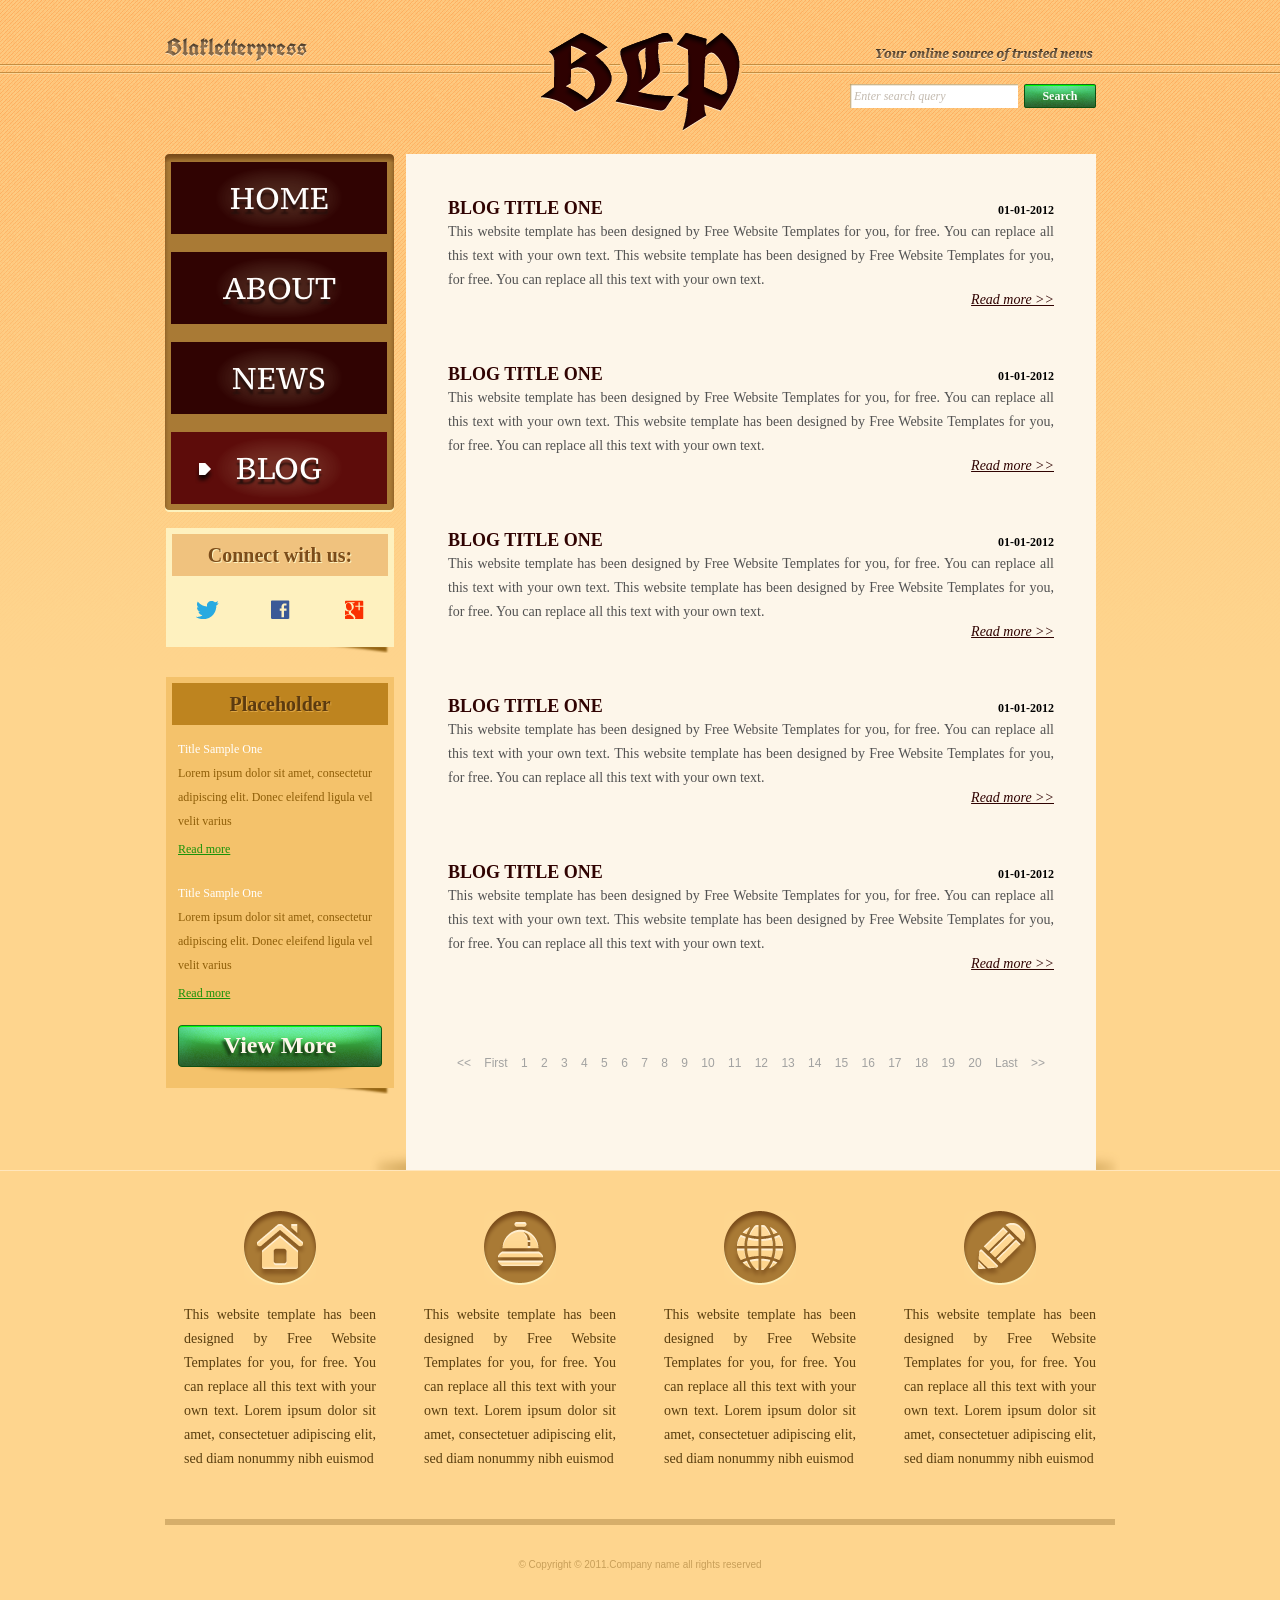
<file: baitapHTML/blog.html>
<!DOCTYPE html>
<!-- Website template by freewebsitetemplates.com -->
<html>
<head>
	<meta charset="UTF-8">
	<title>Blog - Blakletterpress Website Template</title>
	<link rel="stylesheet" href="css/style.css" type="text/css">
</head>
<body>
	<div id="page">
		<div id="header">
			<div id="motto">
				<a href="index.html" class="sitename"><img src="images/blakletterpress.png" height="24" width="142" alt="SiteName"></a>
				<p>
					<img src="images/header-text.png" height="14" width="218" alt="Text">
				</p>
			</div>
			<div id="logo">
				<a href="index.html"><img src="images/logo.png" alt="LOGO"></a>
			</div>
			<div id="searchbar">
				<form action="#" method="post">
					<input type="text" value="Enter search query" class="txtfield" onBlur="javascript:if(this.value==''){this.value=this.defaultValue;}" onFocus="javascript:if(this.value==this.defaultValue){this.value='';}">
					<input type="submit" value="Search" class="btn">
				</form>
			</div>
		</div>
		<div id="contents">
			<div id="main">
				<div class="body">
					<ul id="list">
						<li>
							<span class="time">01-01-2012</span>
							<h3>BLOG TITLE ONE</h3>
							<p>
								This website template has been designed by Free Website Templates for you, for free. You can replace all this text with your own text. This website template has been designed by Free Website Templates for you, for free. You can replace all this text with your own text.
							</p>
							<a href="blog.html" class="more">Read more >></a>
						</li>
						<li>
							<span class="time">01-01-2012</span>
							<h3>BLOG TITLE ONE</h3>
							<p>
								This website template has been designed by Free Website Templates for you, for free. You can replace all this text with your own text. This website template has been designed by Free Website Templates for you, for free. You can replace all this text with your own text.
							</p>
							<a href="blog.html" class="more">Read more >></a>
						</li>
						<li>
							<span class="time">01-01-2012</span>
							<h3>BLOG TITLE ONE</h3>
							<p>
								This website template has been designed by Free Website Templates for you, for free. You can replace all this text with your own text. This website template has been designed by Free Website Templates for you, for free. You can replace all this text with your own text.
							</p>
							<a href="blog.html" class="more">Read more >></a>
						</li>
						<li>
							<span class="time">01-01-2012</span>
							<h3>BLOG TITLE ONE</h3>
							<p>
								This website template has been designed by Free Website Templates for you, for free. You can replace all this text with your own text. This website template has been designed by Free Website Templates for you, for free. You can replace all this text with your own text.
							</p>
							<a href="blog.html" class="more">Read more >></a>
						</li>
						<li>
							<span class="time">01-01-2012</span>
							<h3>BLOG TITLE ONE</h3>
							<p>
								This website template has been designed by Free Website Templates for you, for free. You can replace all this text with your own text. This website template has been designed by Free Website Templates for you, for free. You can replace all this text with your own text.
							</p>
							<a href="blog.html" class="more">Read more >></a>
						</li>
					</ul>
					<div id="pagination">
						<a href="blog.html">&lt;&lt;</a> <a href="blog.html">First</a> <a href="blog.html">1</a> <a href="blog.html">2</a> <a href="blog.html">3</a> <a href="blog.html">4</a> <a href="blog.html">5</a> <a href="blog.html">6</a> <a href="blog.html">7</a> <a href="blog.html">8</a> <a href="blog.html">9</a> <a href="blog.html">10</a> <a href="blog.html">11</a> <a href="blog.html">12</a> <a href="blog.html">13</a> <a href="blog.html">14</a> <a href="blog.html">15</a> <a href="blog.html">16</a> <a href="blog.html">17</a> <a href="blog.html">18</a> <a href="blog.html">19</a> <a href="blog.html">20</a> <a href="blog.html">Last</a> <a href="blog.html">&gt;&gt;</a>
					</div>
				</div>
			</div>
			<div id="sidebar">
				<div id="navigation">
					<div>
						<ul>
							<li>
								<a href="index.html">Home</a>
							</li>
							<li>
								<a href="about.html">About</a>
							</li>
							<li>
								<a href="news.html">News</a>
							</li>
							<li class="selected">
								<a href="blog.html">Blog</a>
							</li>
						</ul>
					</div>
				</div>
				<div class="section">
					<div id="connect">
						<h2>Connect with us:</h2>
						<a href="http://freewebsitetemplates.com/go/twitter/" target="_blank" class="twitter"></a> <a href="http://freewebsitetemplates.com/go/facebook/" target="_blank" class="facebook"></a> <a href="http://freewebsitetemplates.com/go/googleplus/" target="_blank" class="googleplus"></a>
					</div>
				</div>
				<div class="section">
					<div id="posts">
						<h2>Placeholder</h2>
						<ul>
							<li>
								<h5>Title Sample One</h5>
								<p>
									Lorem ipsum dolor sit amet, consectetur adipiscing elit. Donec eleifend ligula vel velit varius
								</p>
								<a href="news.html" class="more">Read more</a>
							</li>
							<li>
								<h5>Title Sample One</h5>
								<p>
									Lorem ipsum dolor sit amet, consectetur adipiscing elit. Donec eleifend ligula vel velit varius
								</p>
								<a href="news.html" class="more">Read more</a>
							</li>
						</ul>
						<a href="news.html" class="btn2">View More</a>
					</div>
				</div>
			</div>
		</div>
		<div id="footer">
			<div>
				<ul id="featured">
					<li>
						<a href="index.html" class="home"></a>
						<p>
							This website template has been designed by Free Website Templates for you, for free. You can replace all this text with your own text. Lorem ipsum dolor sit amet, consectetuer adipiscing elit, sed diam nonummy nibh euismod
						</p>
					</li>
					<li>
						<a href="index.html" class="bell"></a>
						<p>
							This website template has been designed by Free Website Templates for you, for free. You can replace all this text with your own text. Lorem ipsum dolor sit amet, consectetuer adipiscing elit, sed diam nonummy nibh euismod
						</p>
					</li>
					<li>
						<a href="index.html" class="globe"></a>
						<p>
							This website template has been designed by Free Website Templates for you, for free. You can replace all this text with your own text. Lorem ipsum dolor sit amet, consectetuer adipiscing elit, sed diam nonummy nibh euismod
						</p>
					</li>
					<li>
						<a href="index.html" class="pencil"></a>
						<p>
							This website template has been designed by Free Website Templates for you, for free. You can replace all this text with your own text. Lorem ipsum dolor sit amet, consectetuer adipiscing elit, sed diam nonummy nibh euismod
						</p>
					</li>
				</ul>
				<p id="footnote">
					© Copyright © 2011.Company name all rights reserved
				</p>
			</div>
		</div>
	</div>
</body>
</html>
</file>
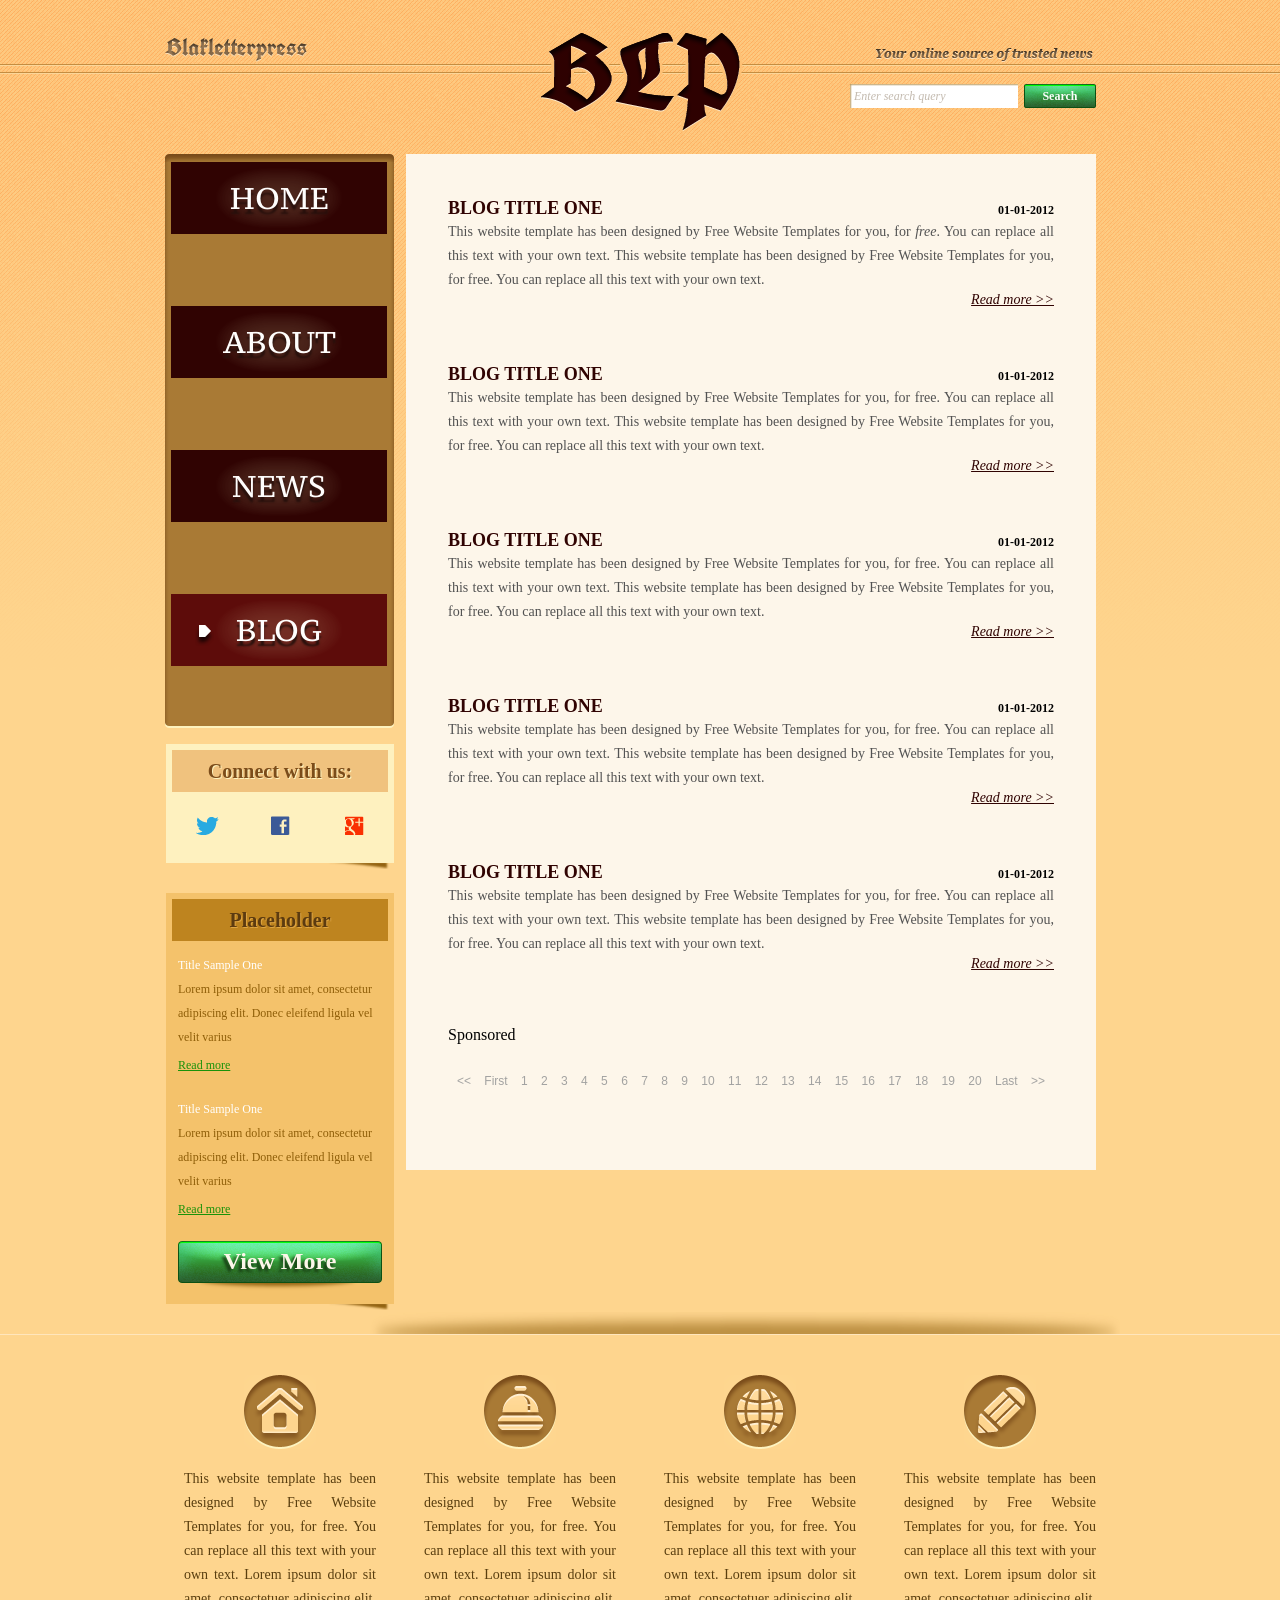
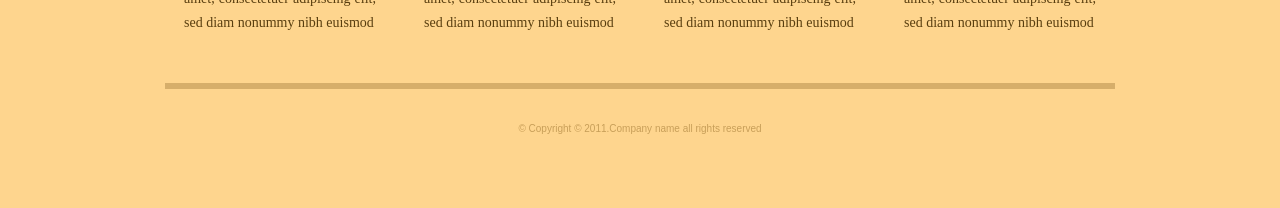
<file: baitapHTML/blog_wrong.html>
<!DOCTYPE html>
<!-- Website template by freewebsitetemplates.com -->
<html>
<head>
	<meta charset="utf8">
	<title>Blog - Blakletterpress Website Template</title>
	<title>Blakletterpress</title>
	<link rel="stylesheet" href="css/style.css" type="text/css">
</head>
<body>
	<div id="page">
		<div id="header">
			<div id="motto">
				<a href="index.html" class="sitename" class="brand"><img src="images/blakletterpress.png" height="24" width="142px" alt="SiteName"></a>
				<p>
					<img src="images/header-text.png" height="14" width="218">
				</p>
			</div>
			<div id="logo">
				<a href="index.html"><img src="images/logo.png" alt="LOGO"></a>
			</div>
			<div id="searchbar">
				<form action="#" method="post">
					<input type="text" value="Enter search query" class="txtfield" onBlur="javascript:if(this.value==''){this.value=this.defaultValue;}" onFocus="javascript:if(this.value==this.defaultValue){this.value='';}">
					<input type="submit" value="Search" class="btn">
				</form>
			</div>
		</div>
		<div id="contents">
			<div id="main">
				<div class="body">
					<ul id="list">
						<li>
							<span class="time">01-01-2012</span>
							<h3>BLOG TITLE ONE</h3>
							<p>
								This website template has been designed by Free Website Templates for you, for <i>free</i>. You can replace all this text with your own text. This website template has been designed by Free Website Templates for you, for free. You can replace all this text with your own text.
							</p>
							<a href="blog.html" class="more">Read more >></a>
						</li>
						<li>
							<span class="time">01-01-2012</span>
							<h3>BLOG TITLE ONE</h3>
							<p>
								This website template has been designed by Free Website Templates for you, for free. You can replace all this text with your own text. This website template has been designed by Free Website Templates for you, for free. You can replace all this text with your own text.
							</p>
							<a href="blog.html" class="more">Read more >></a>
						</li>
						<li>
							<span class="time">01-01-2012</span>
							<h3>BLOG TITLE ONE</h3>
							<p>
								This website template has been designed by Free Website Templates for you, for free. You can replace all this text with your own text. This website template has been designed by Free Website Templates for you, for free. You can replace all this text with your own text.
							</p>
							<a href="blog.html" class="more">Read more >></a>
						</li>
						<li>
							<span class="time">01-01-2012</span>
							<h3>BLOG TITLE ONE</h3>
							<p>
								This website template has been designed by Free Website Templates for you, for free. You can replace all this text with your own text. This website template has been designed by Free Website Templates for you, for free. You can replace all this text with your own text.
							</p>
							<a href="blog.html" class="more">Read more >></a>
						</li>
						<li>
							<span class="time">01-01-2012</span>
							<h3>BLOG TITLE ONE</h3>
							<p>
								This website template has been designed by Free Website Templates for you, for free. You can replace all this text with your own text. This website template has been designed by Free Website Templates for you, for free. You can replace all this text with your own text.
							</p>
							<a href="blog.html" class="more">Read more >></a>
						</li>
						<div class="ad">Sponsored</div>
					</ul>
					<div id="pagination">
						<a href="blog.html">&lt;&lt;</a> <a href="blog.html?page=2&sort=new">First</a> <a href="blog.html">1 <a href="blog.html">2</a> <a href="blog.html">3</a> <a href="blog.html">4</a> <a href="blog.html">5</a> <a href="blog.html">6</a> <a href="blog.html">7</a> <a href="blog.html">8</a> <a href="blog.html">9</a> <a href="blog.html">10</a> <a href="blog.html">11</a> <a href="blog.html">12</a> <a href="blog.html">13</a> <a href="blog.html">14</a> <a href="blog.html">15</a> <a href="blog.html">16</a> <a href="blog.html">17</a> <a href="blog.html">18</a> <a href="blog.html">19</a> <a href="blog.html">20</a> <a href="blog.html">Last</a> <a href="blog.html">&gt;&gt;</a>
					</div>
				</div>
			</div>
			<div id="sidebar">
				<div id="navigation">
					<div>
						<ul id="list">
							<li>
								<a href="index.html">Home</a>
							</li>
							<li>
								<a href="about.html">About</a>
							</li>
							<li>
								<a href="news.html">News</a>
							</li>
							<li class="selected">
								<a href="blog.html">Blog</a>
							</li>
						</ul>
					</div>
				</div>
				<div class="section">
					<div id="connect">
						<h2>Connect with us:</h2>
						<a href="http://freewebsitetemplates.com/go/twitter/" target="_blank" class="twitter"></a> <a href="http://freewebsitetemplates.com/go/facebook/" target="_blank" class="facebook"></a> <a href="http://freewebsitetemplates.com/go/googleplus/" target="_blank" class="googleplus"></a>
					</div>
				</div>
				<div class="section">
					<div id="posts">
						<h2>Placeholder</h2>
						<ul>
							<li>
								<h5>Title Sample One</h5>
								<p>
									Lorem ipsum dolor sit amet, consectetur adipiscing elit. Donec eleifend ligula vel velit varius
								</p>
								<a href="news.html" class="more">Read more</a>
							</li>
							<li>
								<h5>Title Sample One</h5>
								<p>
									Lorem ipsum dolor sit amet, consectetur adipiscing elit. Donec eleifend ligula vel velit varius
								</p>
								<a href="news.html" class="more">Read more</a>
							</li>
						</ol>
						<a href="" class="btn2">View More</a>
					</div>
				</div>
			</div>
		</div>
		<div id="footer">
			<div>
				<ul id="featured">
					<li>
						<a href="index.html" class="home"></a>
						<p>
							This website template has been designed by Free Website Templates for you, for free. You can replace all this text with your own text. Lorem ipsum dolor sit amet, consectetuer adipiscing elit, sed diam nonummy nibh euismod
						</p>
					</li>
					<li>
						<a href="index.html" class="bell"></a>
						<p>
							This website template has been designed by Free Website Templates for you, for free. You can replace all this text with your own text. Lorem ipsum dolor sit amet, consectetuer adipiscing elit, sed diam nonummy nibh euismod
						</p>
					</li>
					<li>
						<a href="index.html" class="globe"></a>
						<p>
							This website template has been designed by Free Website Templates for you, for free. You can replace all this text with your own text. Lorem ipsum dolor sit amet, consectetuer adipiscing elit, sed diam nonummy nibh euismod
						</p>
					</li>
					<li>
						<a href="index.html" class="pencil"></a>
						<p>
							This website template has been designed by Free Website Templates for you, for free. You can replace all this text with your own text. Lorem ipsum dolor sit amet, consectetuer adipiscing elit, sed diam nonummy nibh euismod
						</p>
					</li>
				</ul>
				<p id="footnote">
					© Copyright © 2011.Company name all rights reserved
				</p>
			</div>
		</div>
	</div>
</body>
</html>
</file>
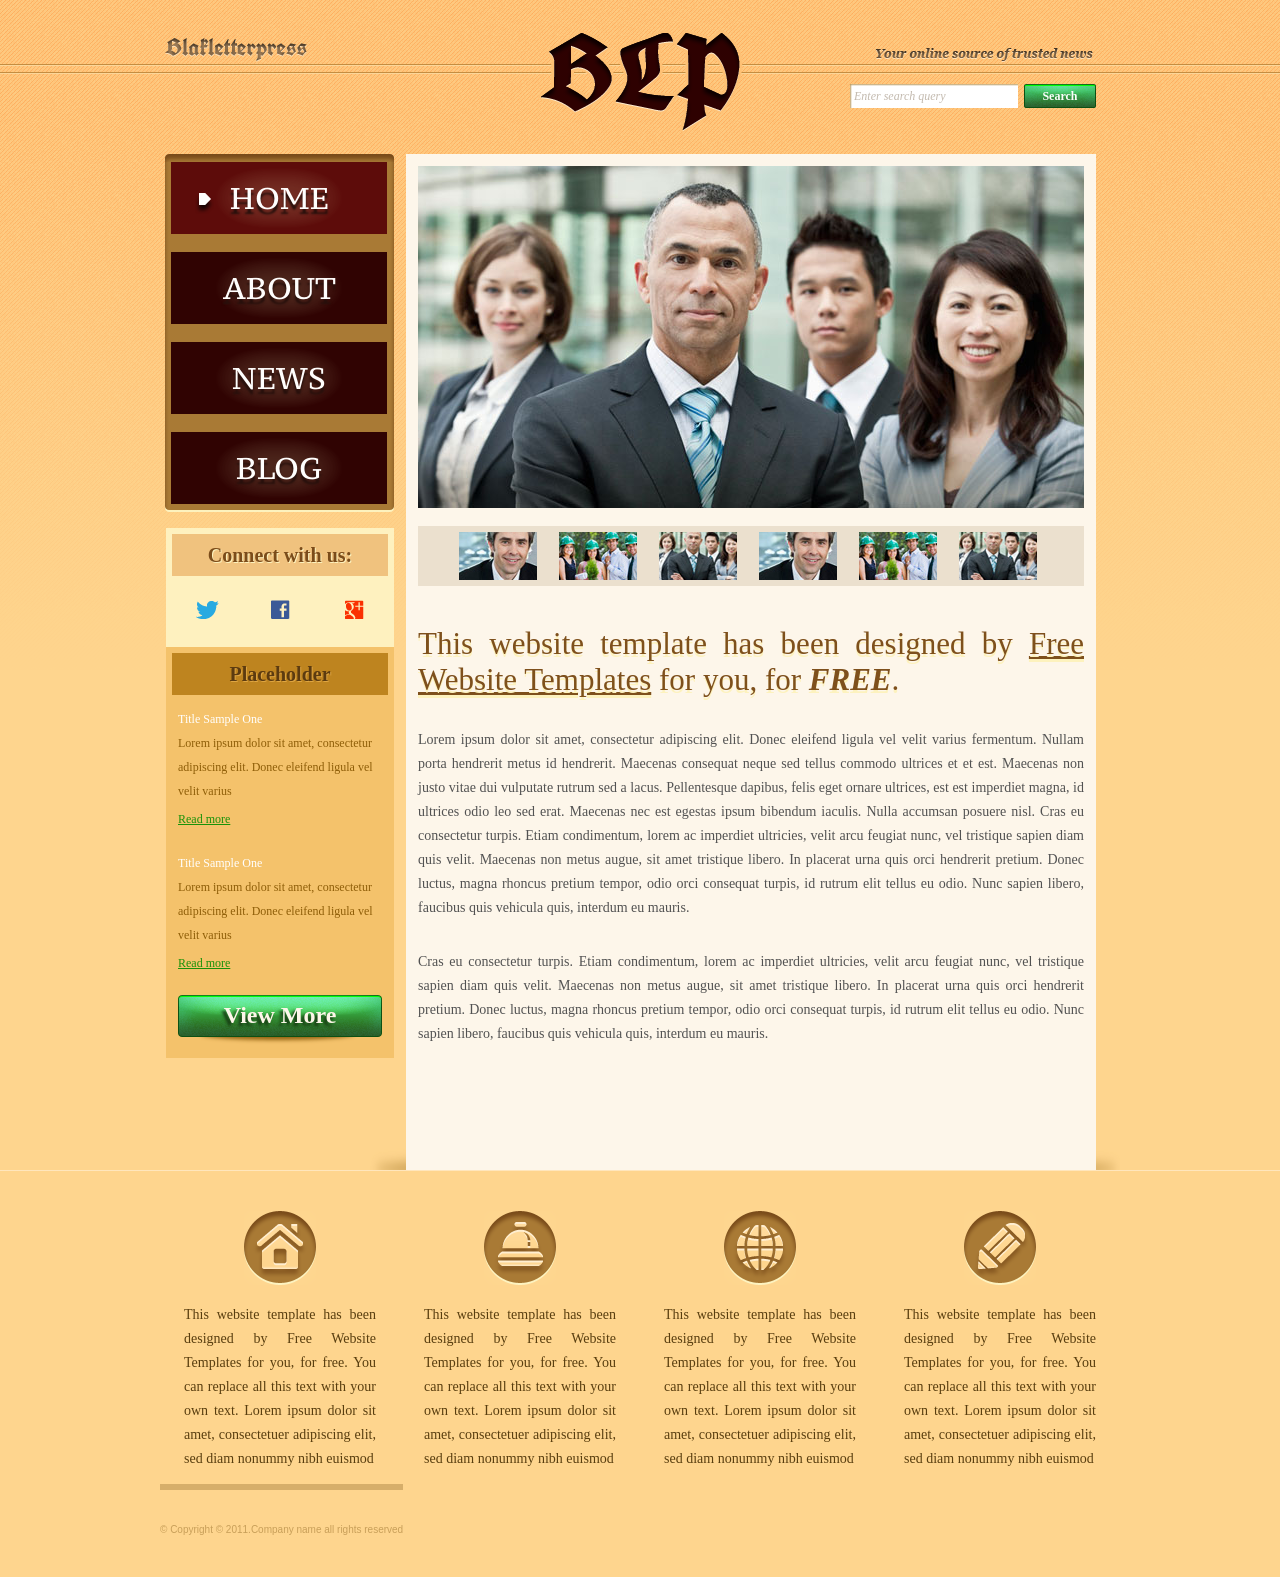
<file: baitapHTML/index_new.html>
<!DOCTYPE html>
<!-- Website template by freewebsitetemplates.com -->
<!-- File nay (index_new.html) la ban refactor sang HTML5 semantic tu index.html, giu nguyen bo cuc/noi dung/CSS -->
<html lang="vi">
<head>
	<meta charset="UTF-8">
	<meta name="viewport" content="width=device-width, initial-scale=1">
	<meta name="description" content="Blakletterpress - website template mien phi, trang chu gioi thieu mau website va noi dung mau.">
	<title>Blakletterpress Website Template</title>
	<link rel="stylesheet" href="css/style.css" type="text/css">
</head>
<body>
	<div id="page">
		<header id="header">
			<div id="motto">
				<a href="index.html" class="sitename"><img src="images/blakletterpress.png" height="24" width="142" alt="SiteName"></a>
				<p>
					<img src="images/header-text.png" height="14" width="218" alt="Text">
				</p>
			</div>
			<div id="logo">
				<a href="index.html"><img src="images/logo.png" alt="LOGO"></a>
			</div>
			<div id="searchbar">
				<form action="#" method="post" role="search">
					<input type="text" value="Enter search query" class="txtfield" onBlur="javascript:if(this.value==''){this.value=this.defaultValue;}" onFocus="javascript:if(this.value==this.defaultValue){this.value='';}">
					<input type="submit" value="Search" class="btn">
				</form>
			</div>
		</header>
		<div id="contents">
			<main id="main">
				<section id="gallery">
					<div>
						<img src="images/team-large.jpg" alt="Img">
					</div>
					<ul>
						<li>
							<img src="images/smiling.jpg" alt="Img">
						</li>
						<li>
							<img src="images/ecofriends.jpg" alt="Img">
						</li>
						<li>
							<img src="images/team.jpg" alt="Img">
						</li>
						<li>
							<img src="images/smiling.jpg" alt="Img">
						</li>
						<li>
							<img src="images/ecofriends.jpg" alt="Img">
						</li>
						<li>
							<img src="images/team.jpg" alt="Img">
						</li>
					</ul>
				</section>
				<article class="body">
					<h1>This website template has been designed by <a href="http://www.freewebsitetemplates.com/">Free Website Templates</a> for you, for <em>free</em>.</h1>
					<p>
						Lorem ipsum dolor sit amet, consectetur adipiscing elit. Donec eleifend ligula vel velit varius fermentum. Nullam porta hendrerit metus id hendrerit. Maecenas consequat neque sed tellus commodo ultrices et et est. Maecenas non justo vitae dui vulputate rutrum sed a lacus. Pellentesque dapibus, felis eget ornare ultrices, est est imperdiet magna, id ultrices odio leo sed erat. Maecenas nec est egestas ipsum bibendum iaculis. Nulla accumsan posuere nisl. Cras eu consectetur turpis. Etiam condimentum, lorem ac imperdiet ultricies, velit arcu feugiat nunc, vel tristique sapien diam quis velit. Maecenas non metus augue, sit amet tristique libero. In placerat urna quis orci hendrerit pretium. Donec luctus, magna rhoncus pretium tempor, odio orci consequat turpis, id rutrum elit tellus eu odio. Nunc sapien libero, faucibus quis vehicula quis, interdum eu mauris.
					</p>
					<p>
						Cras eu consectetur turpis. Etiam condimentum, lorem ac imperdiet ultricies, velit arcu feugiat nunc, vel tristique sapien diam quis velit. Maecenas non metus augue, sit amet tristique libero. In placerat urna quis orci hendrerit pretium. Donec luctus, magna rhoncus pretium tempor, odio orci consequat turpis, id rutrum elit tellus eu odio. Nunc sapien libero, faucibus quis vehicula quis, interdum eu mauris.
					</p>
				</article>
			</main>
			<aside id="sidebar">
				<nav id="navigation">
					<div>
						<ul>
							<li class="selected">
								<a href="index.html">Home</a>
							</li>
							<li>
								<a href="about.html">About</a>
							</li>
							<li>
								<a href="news.html">News</a>
							</li>
							<li>
								<a href="blog.html">Blog</a>
							</li>
						</ul>
					</div>
				</nav>
				<section class="section">
					<div id="connect">
						<h2>Connect with us:</h2>
						<a href="http://freewebsitetemplates.com/go/twitter/" target="_blank" class="twitter"></a> <a href="http://freewebsitetemplates.com/go/facebook/" target="_blank" class="facebook"></a> <a href="http://freewebsitetemplates.com/go/googleplus/" target="_blank" class="googleplus"></a>
					</div>
				</section>
				<section class="section">
					<div id="posts">
						<h2>Placeholder</h2>
						<ul>
							<li>
								<h5>Title Sample One</h5>
								<p>
									Lorem ipsum dolor sit amet, consectetur adipiscing elit. Donec eleifend ligula vel velit varius
								</p>
								<a href="news.html" class="more">Read more</a>
							</li>
							<li>
								<h5>Title Sample One</h5>
								<p>
									Lorem ipsum dolor sit amet, consectetur adipiscing elit. Donec eleifend ligula vel velit varius
								</p>
								<a href="news.html" class="more">Read more</a>
							</li>
						</ul>
						<a href="news.html" class="btn2">View More</a>
					</div>
				</section>
			</aside>
		</div>
		<footer id="footer">
			<div>
				<ul id="featured">
					<li>
						<a href="index.html" class="home"></a>
						<p>
							This website template has been designed by Free Website Templates for you, for free. You can replace all this text with your own text. Lorem ipsum dolor sit amet, consectetuer adipiscing elit, sed diam nonummy nibh euismod
						</p>
					</li>
					<li>
						<a href="index.html" class="bell"></a>
						<p>
							This website template has been designed by Free Website Templates for you, for free. You can replace all this text with your own text. Lorem ipsum dolor sit amet, consectetuer adipiscing elit, sed diam nonummy nibh euismod
						</p>
					</li>
					<li>
						<a href="index.html" class="globe"></a>
						<p>
							This website template has been designed by Free Website Templates for you, for free. You can replace all this text with your own text. Lorem ipsum dolor sit amet, consectetuer adipiscing elit, sed diam nonummy nibh euismod
						</p>
					</li>
					<li>
						<a href="index.html" class="pencil"></a>
						<p>
							This website template has been designed by Free Website Templates for you, for free. You can replace all this text with your own text. Lorem ipsum dolor sit amet, consectetuer adipiscing elit, sed diam nonummy nibh euismod
						</p>
					</li>
				</ul>
				<small id="footnote">
					© Copyright © 2011.Company name all rights reserved
				</small>
			</div>
		</footer>
	</div>
</body>
</html>
</file>
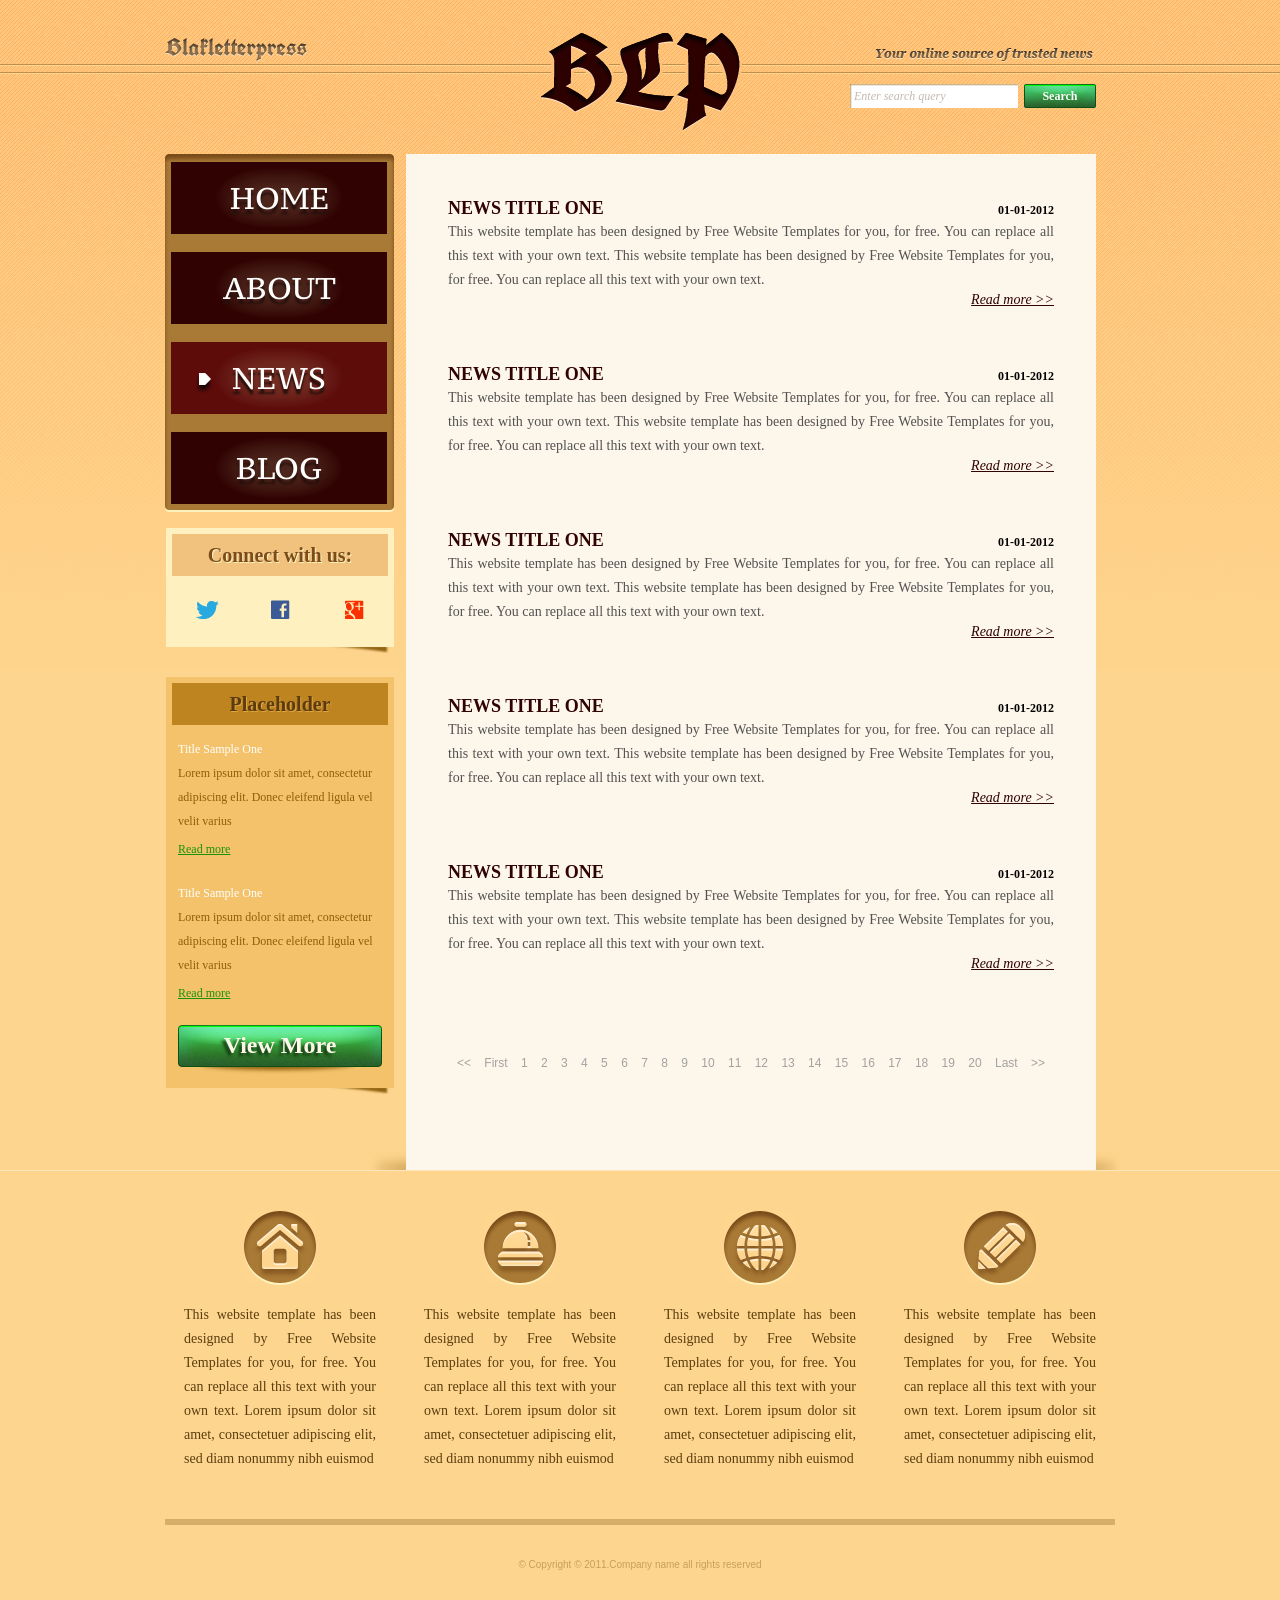
<file: baitapHTML/news.html>
<!DOCTYPE html>
<!-- Website template by freewebsitetemplates.com -->
<html>
<head>
	<meta charset="UTF-8">
	<title>News - Blakletterpress Website Template</title>
	<link rel="stylesheet" href="css/style.css" type="text/css">
</head>
<body>
	<div id="page">
		<div id="header">
			<div id="motto">
				<a href="index.html" class="sitename"><img src="images/blakletterpress.png" height="24" width="142" alt="SiteName"></a>
				<p>
					<img src="images/header-text.png" height="14" width="218" alt="Text">
				</p>
			</div>
			<div id="logo">
				<a href="index.html"><img src="images/logo.png" alt="LOGO"></a>
			</div>
			<div id="searchbar">
				<form action="#" method="post">
					<input type="text" value="Enter search query" class="txtfield" onBlur="javascript:if(this.value==''){this.value=this.defaultValue;}" onFocus="javascript:if(this.value==this.defaultValue){this.value='';}">
					<input type="submit" value="Search" class="btn">
				</form>
			</div>
		</div>
		<div id="contents">
			<div id="main">
				<div class="body">
					<ul id="list">
						<li>
							<span class="time">01-01-2012</span>
							<h3>NEWS TITLE ONE</h3>
							<p>
								This website template has been designed by Free Website Templates for you, for free. You can replace all this text with your own text. This website template has been designed by Free Website Templates for you, for free. You can replace all this text with your own text.
							</p>
							<a href="news.html" class="more">Read more >></a>
						</li>
						<li>
							<span class="time">01-01-2012</span>
							<h3>NEWS TITLE ONE</h3>
							<p>
								This website template has been designed by Free Website Templates for you, for free. You can replace all this text with your own text. This website template has been designed by Free Website Templates for you, for free. You can replace all this text with your own text.
							</p>
							<a href="news.html" class="more">Read more >></a>
						</li>
						<li>
							<span class="time">01-01-2012</span>
							<h3>NEWS TITLE ONE</h3>
							<p>
								This website template has been designed by Free Website Templates for you, for free. You can replace all this text with your own text. This website template has been designed by Free Website Templates for you, for free. You can replace all this text with your own text.
							</p>
							<a href="news.html" class="more">Read more >></a>
						</li>
						<li>
							<span class="time">01-01-2012</span>
							<h3>NEWS TITLE ONE</h3>
							<p>
								This website template has been designed by Free Website Templates for you, for free. You can replace all this text with your own text. This website template has been designed by Free Website Templates for you, for free. You can replace all this text with your own text.
							</p>
							<a href="news.html" class="more">Read more >></a>
						</li>
						<li>
							<span class="time">01-01-2012</span>
							<h3>NEWS TITLE ONE</h3>
							<p>
								This website template has been designed by Free Website Templates for you, for free. You can replace all this text with your own text. This website template has been designed by Free Website Templates for you, for free. You can replace all this text with your own text.
							</p>
							<a href="news.html" class="more">Read more >></a>
						</li>
					</ul>
					<div id="pagination">
						<a href="news.html">&lt;&lt;</a> <a href="news.html">First</a> <a href="news.html">1</a> <a href="news.html">2</a> <a href="news.html">3</a> <a href="news.html">4</a> <a href="news.html">5</a> <a href="news.html">6</a> <a href="news.html">7</a> <a href="news.html">8</a> <a href="news.html">9</a> <a href="news.html">10</a> <a href="news.html">11</a> <a href="news.html">12</a> <a href="news.html">13</a> <a href="news.html">14</a> <a href="news.html">15</a> <a href="news.html">16</a> <a href="news.html">17</a> <a href="news.html">18</a> <a href="news.html">19</a> <a href="news.html">20</a> <a href="news.html">Last</a> <a href="news.html">&gt;&gt;</a>
					</div>
				</div>
			</div>
			<div id="sidebar">
				<div id="navigation">
					<div>
						<ul>
							<li>
								<a href="index.html">Home</a>
							</li>
							<li>
								<a href="about.html">About</a>
							</li>
							<li class="selected">
								<a href="news.html">News</a>
							</li>
							<li>
								<a href="blog.html">Blog</a>
							</li>
						</ul>
					</div>
				</div>
				<div class="section">
					<div id="connect">
						<h2>Connect with us:</h2>
						<a href="http://freewebsitetemplates.com/go/twitter/" target="_blank" class="twitter"></a> <a href="http://freewebsitetemplates.com/go/facebook/" target="_blank" class="facebook"></a> <a href="http://freewebsitetemplates.com/go/googleplus/" target="_blank" class="googleplus"></a>
					</div>
				</div>
				<div class="section">
					<div id="posts">
						<h2>Placeholder</h2>
						<ul>
							<li>
								<h5>Title Sample One</h5>
								<p>
									Lorem ipsum dolor sit amet, consectetur adipiscing elit. Donec eleifend ligula vel velit varius
								</p>
								<a href="news.html" class="more">Read more</a>
							</li>
							<li>
								<h5>Title Sample One</h5>
								<p>
									Lorem ipsum dolor sit amet, consectetur adipiscing elit. Donec eleifend ligula vel velit varius
								</p>
								<a href="news.html" class="more">Read more</a>
							</li>
						</ul>
						<a href="news.html" class="btn2">View More</a>
					</div>
				</div>
			</div>
		</div>
		<div id="footer">
			<div>
				<ul id="featured">
					<li>
						<a href="index.html" class="home"></a>
						<p>
							This website template has been designed by Free Website Templates for you, for free. You can replace all this text with your own text. Lorem ipsum dolor sit amet, consectetuer adipiscing elit, sed diam nonummy nibh euismod
						</p>
					</li>
					<li>
						<a href="index.html" class="bell"></a>
						<p>
							This website template has been designed by Free Website Templates for you, for free. You can replace all this text with your own text. Lorem ipsum dolor sit amet, consectetuer adipiscing elit, sed diam nonummy nibh euismod
						</p>
					</li>
					<li>
						<a href="index.html" class="globe"></a>
						<p>
							This website template has been designed by Free Website Templates for you, for free. You can replace all this text with your own text. Lorem ipsum dolor sit amet, consectetuer adipiscing elit, sed diam nonummy nibh euismod
						</p>
					</li>
					<li>
						<a href="index.html" class="pencil"></a>
						<p>
							This website template has been designed by Free Website Templates for you, for free. You can replace all this text with your own text. Lorem ipsum dolor sit amet, consectetuer adipiscing elit, sed diam nonummy nibh euismod
						</p>
					</li>
				</ul>
				<p id="footnote">
					© Copyright © 2011.Company name all rights reserved
				</p>
			</div>
		</div>
	</div>
</body>
</html>
</file>
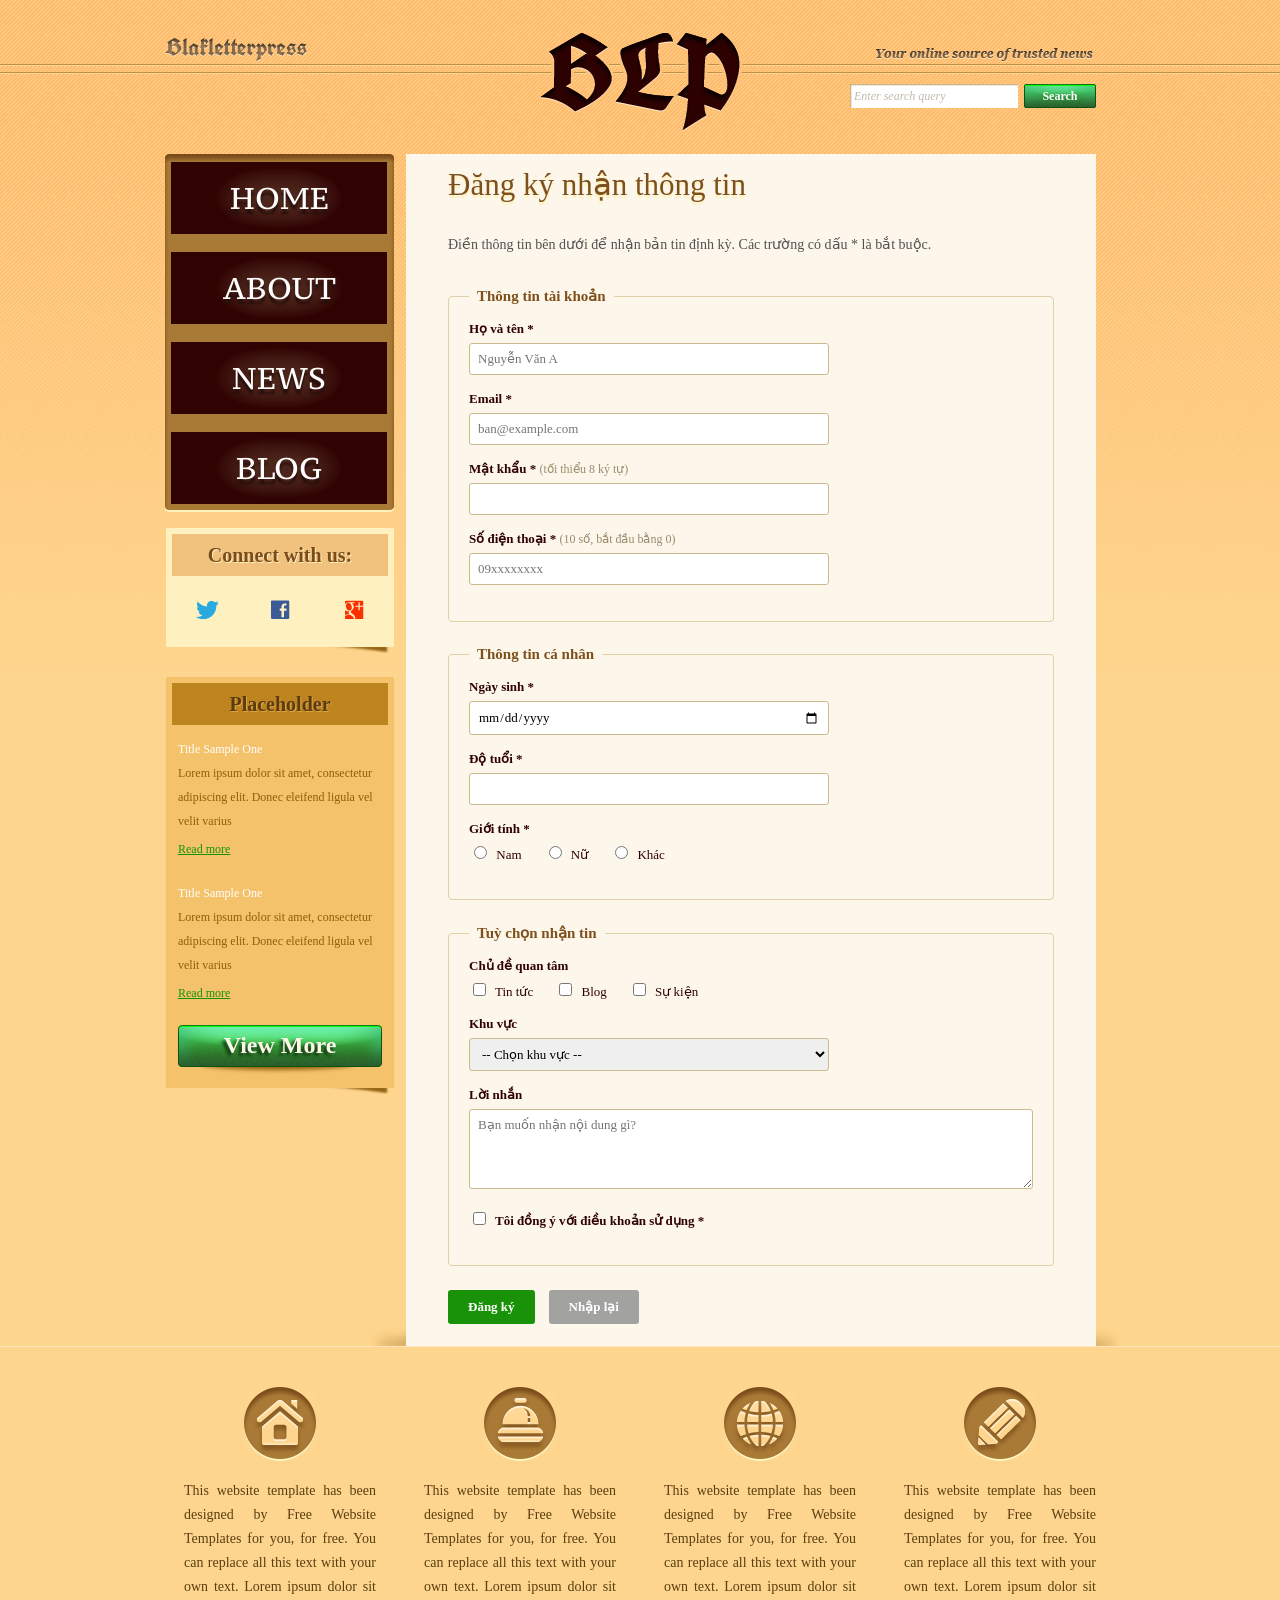
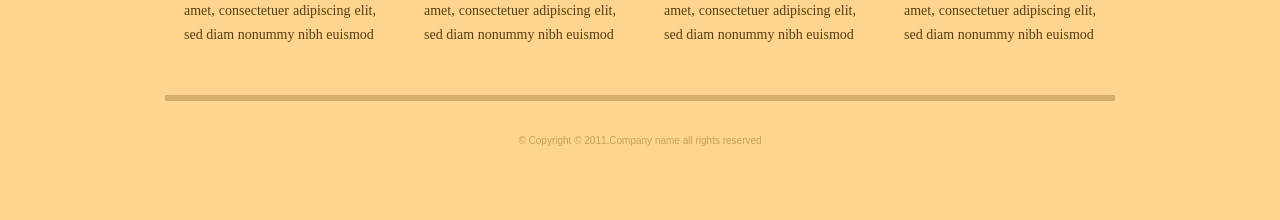
<file: baitapHTML/register.html>
<!DOCTYPE html>
<!-- Website template by freewebsitetemplates.com -->
<html>
<head>
	<meta charset="UTF-8">
	<title>Đăng ký nhận thông tin - Blakletterpress Website Template</title>
	<link rel="stylesheet" href="css/style.css" type="text/css">
	<link rel="stylesheet" href="css/extra.css" type="text/css">
</head>
<body>
	<div id="page">
		<div id="header">
			<div id="motto">
				<a href="index.html" class="sitename"><img src="images/blakletterpress.png" height="24" width="142" alt="SiteName"></a>
				<p>
					<img src="images/header-text.png" height="14" width="218" alt="Text">
				</p>
			</div>
			<div id="logo">
				<a href="index.html"><img src="images/logo.png" alt="LOGO"></a>
			</div>
			<div id="searchbar">
				<form action="#" method="post">
					<input type="text" value="Enter search query" class="txtfield" onBlur="javascript:if(this.value==''){this.value=this.defaultValue;}" onFocus="javascript:if(this.value==this.defaultValue){this.value='';}">
					<input type="submit" value="Search" class="btn">
				</form>
			</div>
		</div>
		<div id="contents">
			<div id="main">
				<div class="body">
					<h1>Đăng ký nhận thông tin</h1>
					<p>
						Điền thông tin bên dưới để nhận bản tin định kỳ. Các trường có dấu * là bắt buộc.
					</p>
					<form action="#" method="post" class="register-form" novalidate>
						<fieldset>
							<legend>Thông tin tài khoản</legend>
							<div class="form-row">
								<label for="fullname">Họ và tên *</label>
								<input type="text" id="fullname" name="fullname" placeholder="Nguyễn Văn A" required>
							</div>
							<div class="form-row">
								<label for="email">Email *</label>
								<input type="email" id="email" name="email" placeholder="ban@example.com" required>
							</div>
							<div class="form-row">
								<label for="password">Mật khẩu * <span class="hint">(tối thiểu 8 ký tự)</span></label>
								<input type="password" id="password" name="password" minlength="8" required>
							</div>
							<div class="form-row">
								<label for="phone">Số điện thoại * <span class="hint">(10 số, bắt đầu bằng 0)</span></label>
								<input type="tel" id="phone" name="phone" pattern="0[0-9]{9}" placeholder="09xxxxxxxx" required>
							</div>
						</fieldset>

						<fieldset>
							<legend>Thông tin cá nhân</legend>
							<div class="form-row">
								<label for="birthday">Ngày sinh *</label>
								<input type="date" id="birthday" name="birthday" required>
							</div>
							<div class="form-row">
								<label for="age">Độ tuổi *</label>
								<input type="number" id="age" name="age" min="1" max="120" required>
							</div>
							<div class="form-row">
								<span class="group-label">Giới tính *</span>
								<div class="radio-group">
									<label><input type="radio" name="gender" value="nam" required> Nam</label>
									<label><input type="radio" name="gender" value="nu"> Nữ</label>
									<label><input type="radio" name="gender" value="khac"> Khác</label>
								</div>
							</div>
						</fieldset>

						<fieldset>
							<legend>Tuỳ chọn nhận tin</legend>
							<div class="form-row">
								<span class="group-label">Chủ đề quan tâm</span>
								<div class="checkbox-group">
									<label><input type="checkbox" name="topics" value="tin-tuc"> Tin tức</label>
									<label><input type="checkbox" name="topics" value="blog"> Blog</label>
									<label><input type="checkbox" name="topics" value="su-kien"> Sự kiện</label>
								</div>
							</div>
							<div class="form-row">
								<label for="region">Khu vực</label>
								<select id="region" name="region">
									<option value="">-- Chọn khu vực --</option>
									<option value="bac">Miền Bắc</option>
									<option value="trung">Miền Trung</option>
									<option value="nam">Miền Nam</option>
								</select>
							</div>
							<div class="form-row">
								<label for="message">Lời nhắn</label>
								<textarea id="message" name="message" placeholder="Bạn muốn nhận nội dung gì?"></textarea>
							</div>
							<div class="form-row">
								<label class="checkbox-inline"><input type="checkbox" name="agree" required> Tôi đồng ý với điều khoản sử dụng *</label>
							</div>
						</fieldset>

						<div class="form-actions">
							<input type="submit" value="Đăng ký">
							<input type="reset" value="Nhập lại">
						</div>
					</form>
				</div>
			</div>
			<div id="sidebar">
				<div id="navigation">
					<div>
						<ul>
							<li>
								<a href="index.html">Home</a>
							</li>
							<li>
								<a href="about.html">About</a>
							</li>
							<li>
								<a href="news.html">News</a>
							</li>
							<li>
								<a href="blog.html">Blog</a>
							</li>
						</ul>
					</div>
				</div>
				<div class="section">
					<div id="connect">
						<h2>Connect with us:</h2>
						<a href="http://freewebsitetemplates.com/go/twitter/" target="_blank" class="twitter"></a> <a href="http://freewebsitetemplates.com/go/facebook/" target="_blank" class="facebook"></a> <a href="http://freewebsitetemplates.com/go/googleplus/" target="_blank" class="googleplus"></a>
					</div>
				</div>
				<div class="section">
					<div id="posts">
						<h2>Placeholder</h2>
						<ul>
							<li>
								<h5>Title Sample One</h5>
								<p>
									Lorem ipsum dolor sit amet, consectetur adipiscing elit. Donec eleifend ligula vel velit varius
								</p>
								<a href="news.html" class="more">Read more</a>
							</li>
							<li>
								<h5>Title Sample One</h5>
								<p>
									Lorem ipsum dolor sit amet, consectetur adipiscing elit. Donec eleifend ligula vel velit varius
								</p>
								<a href="news.html" class="more">Read more</a>
							</li>
						</ul>
						<a href="news.html" class="btn2">View More</a>
					</div>
				</div>
			</div>
		</div>
		<div id="footer">
			<div>
				<ul id="featured">
					<li>
						<a href="index.html" class="home"></a>
						<p>
							This website template has been designed by Free Website Templates for you, for free. You can replace all this text with your own text. Lorem ipsum dolor sit amet, consectetuer adipiscing elit, sed diam nonummy nibh euismod
						</p>
					</li>
					<li>
						<a href="index.html" class="bell"></a>
						<p>
							This website template has been designed by Free Website Templates for you, for free. You can replace all this text with your own text. Lorem ipsum dolor sit amet, consectetuer adipiscing elit, sed diam nonummy nibh euismod
						</p>
					</li>
					<li>
						<a href="index.html" class="globe"></a>
						<p>
							This website template has been designed by Free Website Templates for you, for free. You can replace all this text with your own text. Lorem ipsum dolor sit amet, consectetuer adipiscing elit, sed diam nonummy nibh euismod
						</p>
					</li>
					<li>
						<a href="index.html" class="pencil"></a>
						<p>
							This website template has been designed by Free Website Templates for you, for free. You can replace all this text with your own text. Lorem ipsum dolor sit amet, consectetuer adipiscing elit, sed diam nonummy nibh euismod
						</p>
					</li>
				</ul>
				<p id="footnote">
					© Copyright © 2011.Company name all rights reserved
				</p>
			</div>
		</div>
	</div>
</body>
</html>
</file>
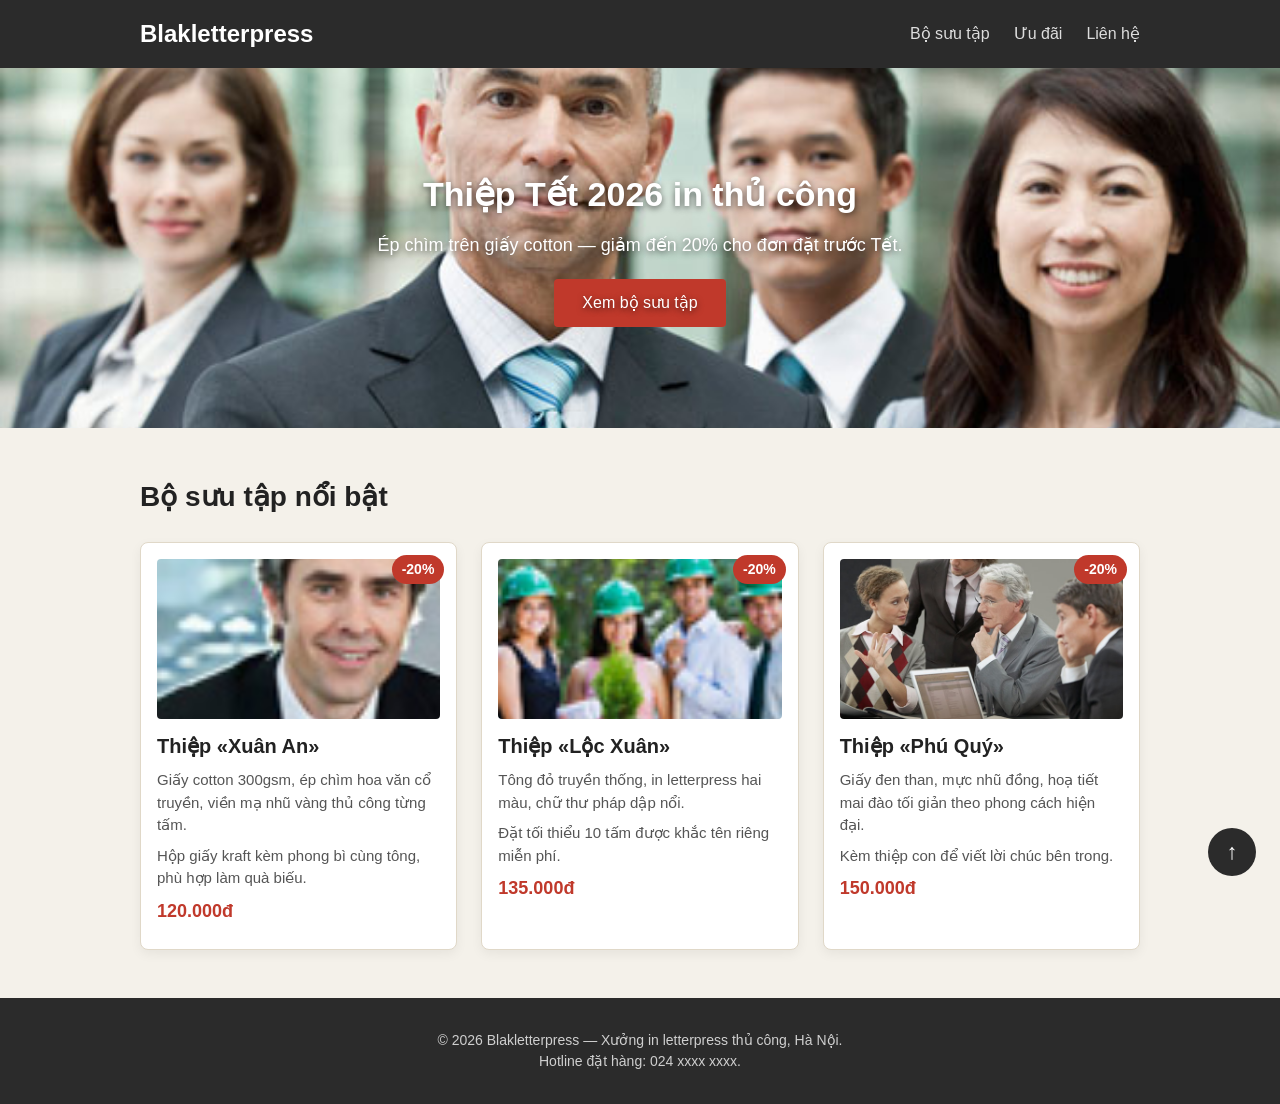
<file: Assignment3/Bai tap 1 Tim va sua loi CSS/trang.html>
<!DOCTYPE html>
<html lang="vi">
<head>
	<meta charset="UTF-8">
	<meta name="viewport" content="width=device-width, initial-scale=1.0">
	<title>Khuyến mãi thiệp Tết 2026 — Blakletterpress</title>
	<link rel="stylesheet" href="style-loi.css">
</head>
<body>
	<header class="site-header">
		<div class="header-inner">
			<a href="#" class="brand">Blakletterpress</a>
			<nav class="main-nav">
				<ul>
					<li><a href="#bo-suu-tap">Bộ sưu tập</a></li>
					<li><a href="#uu-dai">Ưu đãi</a></li>
					<li><a href="#lien-he">Liên hệ</a></li>
				</ul>
			</nav>
		</div>
	</header>

	<section class="hero">
		<img class="hero-bg" src="./images/team-large.jpg" alt="Xưởng in letterpress Blakletterpress">
		<div class="hero-overlay">
			<h1>Thiệp Tết 2026 in thủ công</h1>
			<p>Ép chìm trên giấy cotton — giảm đến 20% cho đơn đặt trước Tết.</p>
			<a href="#bo-suu-tap" class="hero-btn">Xem bộ sưu tập</a>
		</div>
	</section>

	<main>
		<section id="bo-suu-tap" class="products">
			<h2>Bộ sưu tập nổi bật</h2>
			<div class="card-list">

				<article class="card">
					<span class="badge">-20%</span>
					<img src="./images/smiling.jpg" alt="Thiệp Xuân An">
					<div class="card-body">
						<h3>Thiệp &laquo;Xuân An&raquo;</h3>
						<p>Giấy cotton 300gsm, ép chìm hoa văn cổ truyền, viền mạ nhũ vàng thủ công từng tấm.</p>
						<p>Hộp giấy kraft kèm phong bì cùng tông, phù hợp làm quà biếu.</p>
						<p class="price">120.000đ</p>
					</div>
				</article>

				<article class="card">
					<span class="badge">-20%</span>
					<img src="./images/ecofriends.jpg" alt="Thiệp Lộc Xuân">
					<div class="card-body">
						<h3>Thiệp &laquo;Lộc Xuân&raquo;</h3>
						<p>Tông đỏ truyền thống, in letterpress hai màu, chữ thư pháp dập nổi.</p>
						<p>Đặt tối thiểu 10 tấm được khắc tên riêng miễn phí.</p>
						<p class="price">135.000đ</p>
					</div>
				</article>

				<article class="card">
					<span class="badge">-20%</span>
					<img src="./images/meeting.jpg" alt="Thiệp Phú Quý">
					<div class="card-body">
						<h3>Thiệp &laquo;Phú Quý&raquo;</h3>
						<p>Giấy đen than, mực nhũ đồng, hoạ tiết mai đào tối giản theo phong cách hiện đại.</p>
						<p>Kèm thiệp con để viết lời chúc bên trong.</p>
						<p class="price">150.000đ</p>
					</div>
				</article>

			</div>
		</section>
	</main>

	<a href="#" class="back-to-top" aria-label="Lên đầu trang">↑</a>

	<footer id="lien-he" class="site-footer">
		<p>© 2026 Blakletterpress — Xưởng in letterpress thủ công, Hà Nội.</p>
		<p>Hotline đặt hàng: 024&nbsp;xxxx&nbsp;xxxx.</p>
	</footer>
</body>
</html>
</file>
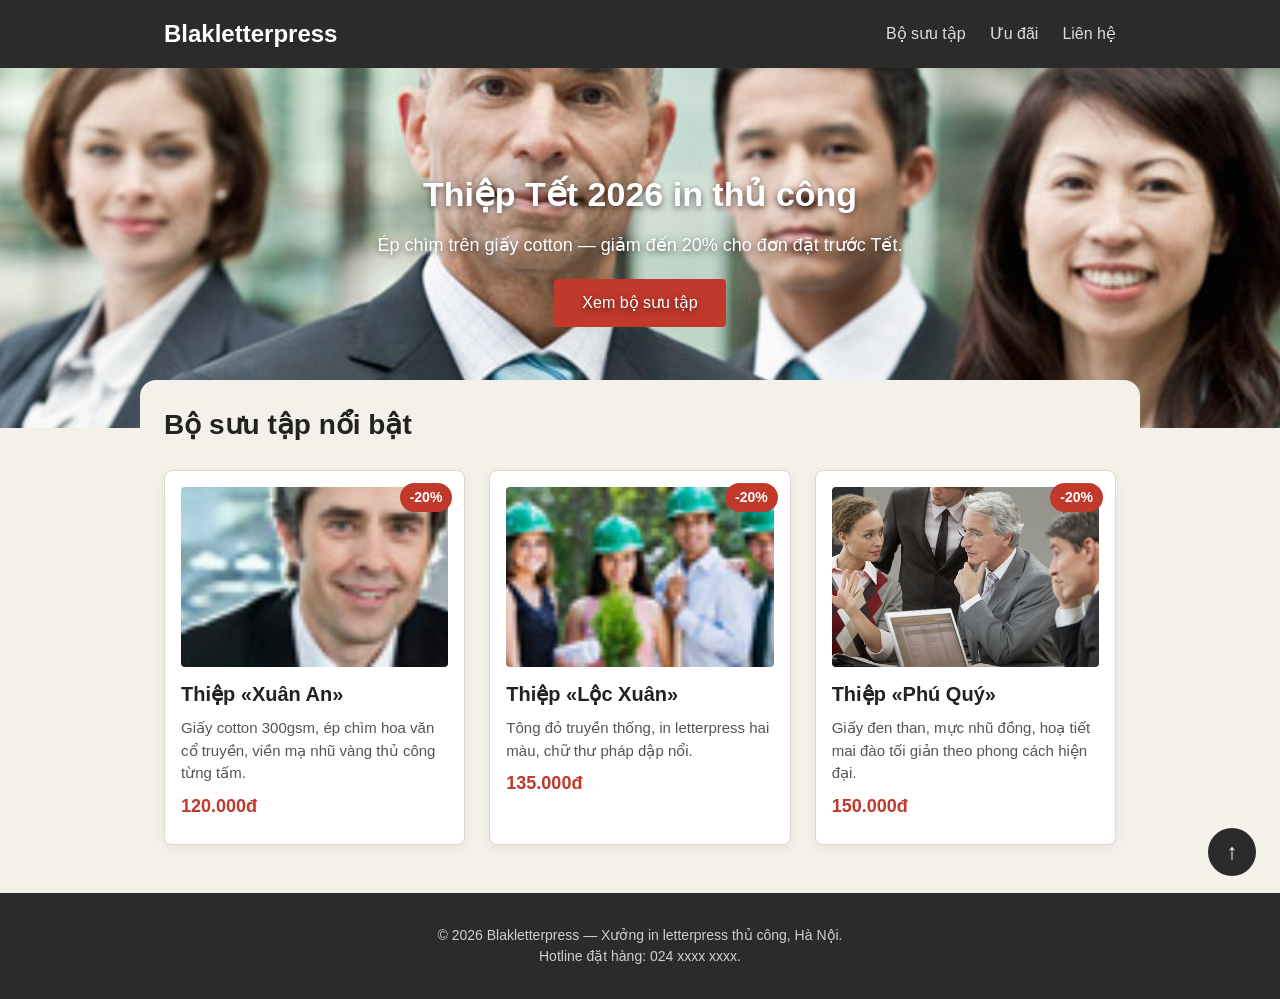
<file: Assignment3/Bai tap 2 Tim va sua loi CSS/trang.html>
<!DOCTYPE html>
<html lang="vi">
<head>
	<meta charset="UTF-8">
	<meta name="viewport" content="width=device-width, initial-scale=1.0">
	<title>Khuyến mãi thiệp Tết 2026 — Blakletterpress</title>
	<link rel="stylesheet" href="style-loi.css">
</head>
<body>
	<div class="page">
		<header class="site-header">
			<div class="header-inner">
				<a href="#" class="brand">Blakletterpress</a>
				<nav class="main-nav">
					<ul>
						<li><a href="#bo-suu-tap">Bộ sưu tập</a></li>
						<li><a href="#uu-dai">Ưu đãi</a></li>
						<li><a href="#lien-he">Liên hệ</a></li>
					</ul>
				</nav>
			</div>
		</header>

		<section class="hero">
			<img class="hero-bg" src="./images/team-large.jpg" alt="Xưởng in letterpress Blakletterpress">
			<div class="hero-overlay">
				<h1>Thiệp Tết 2026 in thủ công</h1>
				<p>Ép chìm trên giấy cotton — giảm đến 20% cho đơn đặt trước Tết.</p>
				<a href="#bo-suu-tap" class="hero-btn">Xem bộ sưu tập</a>
			</div>
		</section>

		<main>
			<section id="bo-suu-tap" class="products">
				<h2>Bộ sưu tập nổi bật</h2>
				<div class="card-list">

					<article class="card">
						<span class="badge">-20%</span>
						<img src="./images/smiling.jpg" alt="Thiệp Xuân An">
						<div class="card-body">
							<h3>Thiệp &laquo;Xuân An&raquo;</h3>
							<p>Giấy cotton 300gsm, ép chìm hoa văn cổ truyền, viền mạ nhũ vàng thủ công từng tấm.</p>
							<p class="price">120.000đ</p>
						</div>
					</article>

					<article class="card">
						<span class="badge">-20%</span>
						<img src="./images/ecofriends.jpg" alt="Thiệp Lộc Xuân">
						<div class="card-body">
							<h3>Thiệp &laquo;Lộc Xuân&raquo;</h3>
							<p>Tông đỏ truyền thống, in letterpress hai màu, chữ thư pháp dập nổi.</p>
							<p class="price">135.000đ</p>
						</div>
					</article>

					<article class="card">
						<span class="badge">-20%</span>
						<img src="./images/meeting.jpg" alt="Thiệp Phú Quý">
						<div class="card-body">
							<h3>Thiệp &laquo;Phú Quý&raquo;</h3>
							<p>Giấy đen than, mực nhũ đồng, hoạ tiết mai đào tối giản theo phong cách hiện đại.</p>
							<p class="price">150.000đ</p>
						</div>
					</article>

				</div>
			</section>
		</main>

		<a href="#" class="back-to-top" aria-label="Lên đầu trang">↑</a>

		<footer id="lien-he" class="site-footer">
			<p>© 2026 Blakletterpress — Xưởng in letterpress thủ công, Hà Nội.</p>
			<p>Hotline đặt hàng: 024&nbsp;xxxx&nbsp;xxxx.</p>
		</footer>
	</div>
</body>
</html>
</file>
<file: css/style.css>
:root {
  --bg: #07070c;
  --bg-soft: rgba(255, 255, 255, 0.04);
  --border: rgba(255, 255, 255, 0.10);
  --text: #f2f3f7;
  --text-dim: #a2a6b8;
  --accent: #7c5cff;
  --accent-2: #2fd3c4;
  --shadow: 0 24px 60px rgba(0, 0, 0, 0.45);
  --blob-opacity: 0.55;
  --star-color: 255, 255, 255;
}

:root[data-theme="light"] {
  --bg: #f6f7fb;
  --bg-soft: rgba(255, 255, 255, 0.75);
  --border: rgba(15, 18, 40, 0.10);
  --text: #12142a;
  --text-dim: #5b6076;
  --shadow: 0 20px 50px rgba(20, 24, 60, 0.12);
  --blob-opacity: 0.35;
  --star-color: 90, 96, 140;
}

* { box-sizing: border-box; }

html { scroll-behavior: smooth; }

body {
  margin: 0;
  min-height: 100vh;
  background: var(--bg);
  color: var(--text);
  font-family: "Be Vietnam Pro", system-ui, -apple-system, "Segoe UI", sans-serif;
  line-height: 1.6;
  -webkit-font-smoothing: antialiased;
  overflow-x: hidden;
  transition: background 0.4s ease, color 0.4s ease;
}

/* ---------- background ---------- */
.aurora {
  position: fixed;
  inset: 0;
  z-index: -2;
  overflow: hidden;
  filter: blur(90px);
  opacity: var(--blob-opacity);
  transition: opacity 0.4s ease;
}

.blob {
  position: absolute;
  display: block;
  width: 46vw;
  height: 46vw;
  min-width: 320px;
  min-height: 320px;
  border-radius: 50%;
}

.blob-1 { background: #7c5cff; top: -12%; left: -8%; animation: drift-1 22s ease-in-out infinite; }
.blob-2 { background: #2fd3c4; top: 24%; right: -12%; animation: drift-2 26s ease-in-out infinite; }
.blob-3 { background: #ff6ec7; bottom: -18%; left: 26%; animation: drift-3 30s ease-in-out infinite; }

@keyframes drift-1 {
  0%, 100% { transform: translate(0, 0) scale(1); }
  50% { transform: translate(8vw, 6vh) scale(1.12); }
}
@keyframes drift-2 {
  0%, 100% { transform: translate(0, 0) scale(1.05); }
  50% { transform: translate(-7vw, 10vh) scale(0.92); }
}
@keyframes drift-3 {
  0%, 100% { transform: translate(0, 0) scale(0.95); }
  50% { transform: translate(5vw, -8vh) scale(1.1); }
}

#stars {
  position: fixed;
  inset: 0;
  z-index: -1;
  pointer-events: none;
}

/* ---------- nav ---------- */
.nav {
  position: sticky;
  top: 0;
  z-index: 10;
  display: flex;
  align-items: center;
  gap: 24px;
  padding: 18px clamp(16px, 5vw, 64px);
  backdrop-filter: blur(14px);
  background: color-mix(in srgb, var(--bg) 72%, transparent);
  border-bottom: 1px solid transparent;
  transition: border-color 0.3s ease;
}

.nav.scrolled { border-bottom-color: var(--border); }

.brand {
  display: flex;
  align-items: center;
  gap: 10px;
  font-weight: 600;
  letter-spacing: -0.01em;
  color: var(--text);
  text-decoration: none;
  margin-right: auto;
}

.brand-mark {
  width: 22px;
  height: 22px;
  border-radius: 7px;
  background: linear-gradient(135deg, var(--accent), var(--accent-2));
  box-shadow: 0 0 20px rgba(124, 92, 255, 0.5);
}

.brand-dim { color: var(--text-dim); }

.nav-links { display: flex; gap: 28px; }

.nav-links a {
  position: relative;
  color: var(--text-dim);
  text-decoration: none;
  font-size: 0.94rem;
  transition: color 0.2s ease;
}

.nav-links a::after {
  content: "";
  position: absolute;
  left: 0;
  bottom: -4px;
  width: 0;
  height: 1.5px;
  background: linear-gradient(90deg, var(--accent), var(--accent-2));
  transition: width 0.25s ease;
}

.nav-links a:hover { color: var(--text); }
.nav-links a:hover::after { width: 100%; }

.theme-toggle {
  display: grid;
  place-items: center;
  width: 38px;
  height: 38px;
  border-radius: 50%;
  border: 1px solid var(--border);
  background: var(--bg-soft);
  cursor: pointer;
  transition: transform 0.2s ease, border-color 0.2s ease;
}

.theme-toggle:hover { transform: rotate(18deg); border-color: var(--accent); }

.theme-icon {
  width: 15px;
  height: 15px;
  border-radius: 50%;
  background: var(--text);
  box-shadow: inset -5px -3px 0 0 var(--bg);
  transition: all 0.35s ease;
}

:root[data-theme="light"] .theme-icon {
  box-shadow: inset 0 0 0 0 var(--bg), 0 0 0 3px rgba(124, 92, 255, 0.25);
  background: #f0b429;
}

/* ---------- hero ---------- */
main { padding: 0 clamp(16px, 5vw, 64px); }

.hero {
  max-width: 880px;
  margin: 0 auto;
  padding: clamp(64px, 14vh, 140px) 0 clamp(60px, 12vh, 120px);
  text-align: center;
}

.eyebrow {
  display: inline-block;
  margin: 0 0 22px;
  padding: 6px 16px;
  border: 1px solid var(--border);
  border-radius: 999px;
  background: var(--bg-soft);
  color: var(--text-dim);
  font-size: 0.8rem;
  letter-spacing: 0.12em;
  text-transform: uppercase;
}

h1 {
  margin: 0;
  font-size: clamp(2.2rem, 6.4vw, 4.2rem);
  font-weight: 700;
  line-height: 1.12;
  letter-spacing: -0.03em;
}

.gradient-text {
  background: linear-gradient(100deg, var(--accent), var(--accent-2) 55%, #ff6ec7);
  background-size: 200% auto;
  -webkit-background-clip: text;
  background-clip: text;
  color: transparent;
  animation: shimmer 6s linear infinite;
}

@keyframes shimmer {
  to { background-position: 200% center; }
}

.lede {
  max-width: 620px;
  margin: 26px auto 0;
  color: var(--text-dim);
  font-size: clamp(1rem, 2.4vw, 1.12rem);
}

.typed { color: var(--text); font-weight: 500; }

.caret {
  color: var(--accent);
  animation: blink 1s step-end infinite;
}

@keyframes blink { 50% { opacity: 0; } }

.cta-row {
  display: flex;
  flex-wrap: wrap;
  justify-content: center;
  gap: 14px;
  margin-top: 38px;
}

.btn {
  padding: 13px 28px;
  border-radius: 999px;
  font-size: 0.95rem;
  font-weight: 500;
  text-decoration: none;
  transition: transform 0.2s ease, box-shadow 0.2s ease, background 0.2s ease;
}

.btn-primary {
  background: linear-gradient(135deg, var(--accent), var(--accent-2));
  color: #fff;
  box-shadow: 0 10px 30px rgba(124, 92, 255, 0.35);
}

.btn-primary:hover { transform: translateY(-2px); box-shadow: 0 16px 38px rgba(124, 92, 255, 0.45); }

.btn-ghost {
  border: 1px solid var(--border);
  background: var(--bg-soft);
  color: var(--text);
}

.btn-ghost:hover { transform: translateY(-2px); border-color: var(--accent); }

.status {
  margin-top: 34px;
  color: var(--text-dim);
  font-size: 0.86rem;
}

.dot {
  display: inline-block;
  width: 8px;
  height: 8px;
  margin-right: 6px;
  border-radius: 50%;
  background: #34d399;
  box-shadow: 0 0 0 0 rgba(52, 211, 153, 0.6);
  animation: pulse 2s infinite;
}

@keyframes pulse {
  70% { box-shadow: 0 0 0 9px rgba(52, 211, 153, 0); }
  100% { box-shadow: 0 0 0 0 rgba(52, 211, 153, 0); }
}

/* ---------- sections ---------- */
.section {
  max-width: 1040px;
  margin: 0 auto;
  padding: clamp(50px, 9vh, 90px) 0;
}

.section h2 {
  margin: 0 0 32px;
  font-size: clamp(1.5rem, 3.6vw, 2.1rem);
  font-weight: 600;
  letter-spacing: -0.02em;
}

.cards {
  display: grid;
  grid-template-columns: repeat(auto-fit, minmax(250px, 1fr));
  gap: 18px;
}

.card {
  padding: 28px 26px;
  border: 1px solid var(--border);
  border-radius: 18px;
  background: var(--bg-soft);
  backdrop-filter: blur(10px);
  box-shadow: var(--shadow);
  transition: transform 0.28s ease, border-color 0.28s ease;
}

.card:hover { transform: translateY(-6px); border-color: color-mix(in srgb, var(--accent) 55%, transparent); }

.card-icon {
  display: grid;
  place-items: center;
  width: 42px;
  height: 42px;
  margin-bottom: 18px;
  border-radius: 12px;
  background: linear-gradient(135deg, rgba(124, 92, 255, 0.22), rgba(47, 211, 196, 0.22));
  color: var(--accent);
  font-size: 0.84rem;
  font-weight: 700;
}

.card h3 { margin: 0 0 8px; font-size: 1.06rem; font-weight: 600; }
.card p { margin: 0; color: var(--text-dim); font-size: 0.94rem; }

.chips {
  display: flex;
  flex-wrap: wrap;
  gap: 10px;
  margin: 0;
  padding: 0;
  list-style: none;
}

.chips li {
  padding: 9px 18px;
  border: 1px solid var(--border);
  border-radius: 999px;
  background: var(--bg-soft);
  color: var(--text-dim);
  font-size: 0.9rem;
  transition: color 0.2s ease, border-color 0.2s ease, transform 0.2s ease;
}

.chips li:hover { color: var(--text); border-color: var(--accent); transform: translateY(-2px); }

.contact { text-align: center; }
.muted { color: var(--text-dim); margin: 0 0 18px; }

.mail {
  display: inline-block;
  font-size: clamp(1.1rem, 3.4vw, 1.6rem);
  font-weight: 600;
  text-decoration: none;
  background: linear-gradient(100deg, var(--accent), var(--accent-2));
  -webkit-background-clip: text;
  background-clip: text;
  color: transparent;
}

.footer {
  padding: 34px clamp(16px, 5vw, 64px);
  border-top: 1px solid var(--border);
  color: var(--text-dim);
  font-size: 0.85rem;
  text-align: center;
}

/* ---------- assignments ---------- */
.section-head { margin-bottom: 32px; }
.section .section-head h2 { margin-bottom: 6px; }
.section-head .muted { margin: 0; }

.assignment-list {
  display: grid;
  gap: 18px;
}

.assignment {
  position: relative;
  display: grid;
  grid-template-columns: 92px 1fr;
  gap: 24px;
  padding: 28px 30px;
  border: 1px solid var(--border);
  border-radius: 20px;
  background: var(--bg-soft);
  backdrop-filter: blur(10px);
  box-shadow: var(--shadow);
  overflow: hidden;
  transition: border-color 0.3s ease, transform 0.3s ease;
}

.assignment::before {
  content: "";
  position: absolute;
  inset: 0 auto 0 0;
  width: 3px;
  background: linear-gradient(180deg, var(--accent), var(--accent-2));
  opacity: 0;
  transition: opacity 0.3s ease;
}

.assignment:hover { border-color: color-mix(in srgb, var(--accent) 45%, transparent); }
.assignment:hover::before { opacity: 1; }

.assignment-code {
  font-size: 3.2rem;
  font-weight: 700;
  line-height: 1;
  letter-spacing: -0.05em;
  font-variant-numeric: tabular-nums;
  background: linear-gradient(135deg, var(--accent), var(--accent-2));
  -webkit-background-clip: text;
  background-clip: text;
  color: transparent;
}

.assignment-head {
  display: flex;
  flex-wrap: wrap;
  align-items: baseline;
  justify-content: space-between;
  gap: 4px 16px;
}

.assignment-head h3 {
  margin: 0;
  font-size: 1.28rem;
  font-weight: 600;
  letter-spacing: -0.01em;
}

.assignment-date {
  color: var(--text-dim);
  font-size: 0.85rem;
  font-variant-numeric: tabular-nums;
}

.assignment-summary {
  max-width: 62ch;
  margin: 8px 0 14px;
  color: var(--text-dim);
  font-size: 0.95rem;
}

.assignment-tags {
  display: flex;
  flex-wrap: wrap;
  gap: 6px;
  margin: 0;
  padding: 0;
  list-style: none;
}

.assignment-tags li {
  padding: 3px 10px;
  border: 1px solid var(--border);
  border-radius: 999px;
  color: var(--text-dim);
  font-size: 0.74rem;
  letter-spacing: 0.04em;
}

.assignment-links {
  display: grid;
  grid-template-columns: repeat(auto-fill, minmax(220px, 1fr));
  gap: 10px;
  margin: 20px 0 0;
  padding: 0;
  list-style: none;
}

.assignment-link {
  display: flex;
  align-items: center;
  justify-content: space-between;
  gap: 12px;
  height: 100%;
  padding: 13px 16px;
  border: 1px solid var(--border);
  border-radius: 12px;
  background: color-mix(in srgb, var(--bg) 40%, transparent);
  color: var(--text);
  font-size: 0.92rem;
  font-weight: 500;
  text-decoration: none;
  transition: border-color 0.2s ease, transform 0.2s ease, background 0.2s ease;
}

.assignment-arrow {
  color: var(--accent);
  transition: transform 0.2s ease;
}

.assignment-link:hover,
.assignment-link:focus-visible {
  border-color: var(--accent);
  background: color-mix(in srgb, var(--accent) 10%, transparent);
  transform: translateY(-2px);
  outline: none;
}

.assignment-link:hover .assignment-arrow { transform: translate(2px, -2px); }

@media (max-width: 640px) {
  .assignment {
    grid-template-columns: 1fr;
    gap: 10px;
    padding: 22px 20px;
  }
  .assignment-code { font-size: 2.2rem; }
  .assignment-links { grid-template-columns: 1fr; }
}

/* ---------- reveal ---------- */
.reveal {
  opacity: 0;
  transform: translateY(18px);
  transition: opacity 0.7s ease, transform 0.7s ease;
}

.reveal.visible { opacity: 1; transform: none; }

@media (prefers-reduced-motion: reduce) {
  *, *::before, *::after {
    animation-duration: 0.01ms !important;
    animation-iteration-count: 1 !important;
    transition-duration: 0.01ms !important;
  }
  .reveal { opacity: 1; transform: none; }
}

@media (max-width: 640px) {
  .nav-links { display: none; }
}
</file>
<file: baitapHTML/css/style.css>
/* Website template by freewebsitetemplates.com */
@font-face {
	font-family: 'PTSerif-Caption';
	src: url('../fonts/PT_Serif-Caption-Web-Regular.eot');
	src: local('☺'), url('../fonts/PT_Serif-Caption-Web-Regular.woff') format('woff'), url('../fonts/PT_Serif-Caption-Web-Regular.ttf') format('truetype'), url('../fonts/PT_Serif-Caption-Web-Regular.svg') format('svg');
	font-weight: normal;
	font-style: normal;
}
@font-face {
	font-family: 'UnifrakturCook-Bold';
	src: url('../fonts/UnifrakturCook-Bold.eot');
	src: local('☺'), url('../fonts/UnifrakturCook-Bold.woff') format('woff'), url('../fonts/UnifrakturCook-Bold.ttf') format('truetype'), url('../fonts/UnifrakturCook-Bold.svg') format('svg');
	font-weight: normal;
	font-style: normal;
}
body {
	background: #fed58e url(../images/bg-body.png) repeat-x left top;
	font-family: Georgia, "Times New Roman", Times, serif;
	margin: 0;
}
#background {
}
#page {
	width: 960px;
	margin: 0 auto;
}
img {
	border: 0;
}
/*------------------------------ SPRITES ------------------------------*/
.btn, .btn2, #searchbar form input.txtfield, #navigation li, #navigation li a:hover, #navigation li.selected a {
	background: url(../images/interface.png) no-repeat;
}
#navigation, #navigation > div, #navigation ul {
	background-image: url(../images/bg-navigation.png);
	background-repeat: no-repeat;
}
#connect > a, #featured li > a {
	background: url(../images/icons.png) no-repeat;
}
.btn {
	background-position: -178px 0;
	color: #fcfefc;
	cursor: pointer;
	font-family: Georgia, "Times New Roman", Times, serif;
	font-size: 12px;
	font-weight: bold;
	height: 24px;
	line-height: 24px;
	width: 72px;
	padding: 0 0 4px;
	text-align: center;
}
.btn:hover {
	background-position: -260px 0;
}
.btn2 {
	background-position: 0 -32px;
	display: block;
	color: #fdf6ea;
	font-family: Georgia, "Times New Roman", Times, serif;
	font-size: 24px;
	font-weight: bold;
	height: 51px;
	line-height: 40px;
	width: 204px;
	text-align: center;
	text-decoration: none;
	text-shadow: -3px 3px 3px #173c13;
}
.btn2:hover {
	background-position: -216px -31px;
}
/*------------------------------ HEADER ------------------------------*/
#header {
	height: 106px;
	padding: 24px 0;
	text-align: center;
	position: relative
}
/** motto **/
#motto {
	text-align: right;
	padding: 13px 27px 15px 0;
}
a.sitename {
	float: left;
	display: inline-block;
	font-family: "UnifrakturCook-Bold";
	font-size: 24px;
	height: 24px;
	margin-left: 5px;
}
#motto p {
	display: inline-block;
	height: 24px;
	line-height: 24px;
	margin: 8px 0 0;
}
/** Logo **/
#logo {
	display: inline-block;
	position: absolute;
	left: 360px;
	top: 24px;
}
/** Searchbar **/
#searchbar {
	padding: 0 24px 15px 0;
	text-align: right;
}
#searchbar form {
	display: inline-block;
*float: right; /** Needed for IE7 **/
}
#searchbar form input {
	float: left;
	border: 0;
	margin: 0;
}
#searchbar input.txtfield {
	background-position: 0 0;
	color: #c3baaf;
	font-family: Georgia, "Times New Roman", Times, serif;
	font-size: 12px;
	font-style: italic;
	height: 24px;
	line-height: 24px;
	width: 160px;
	margin: 0 6px 0 0;
	padding: 0 4px;
}
/*------------------------------ CONTENTS ------------------------------*/
#contents {
	background: url(../images/content-shadow.png) no-repeat right bottom;
*display: inline-block; /** Needed for IE7 **/
}
#contents:after {
	clear:both;
	content:"";
	display:block;
	height:0;
	line-height:0;
	visibility:hidden;
}
#contents h1 {
	color: #7e501c;
	font-size: 31px;
	font-weight: normal;
	margin: 0 0 30px;
	text-align: justify;
	text-shadow: 0 3px #fdf2be;
}
#contents h1 a {
	color: #7e501c;
}
#contents h1 em {
	font-weight: bold;
	text-transform: uppercase;
}
#contents h2 {
	font-size: 20px;
	line-height: 42px;
	margin: 0 0 24px;
	text-align: center;
}
#contents h3 {
	color: #300302;
	font-size: 18px;
	line-height: 24px;
	margin: 0 0 0;
	text-transform: uppercase;
}
#contents h4 {
	color: #300302;
	font-size: 14px;
	line-height: 24px;
	margin: 0;
}
#contents p {
	color: #525252;
	font-size: 14px;
	line-height: 24px;
	margin: 0;
	padding: 0 0 30px;
	text-align: justify;
}
#contents p a {
	color: #525252;
}
#contents p a:hover {
	color: #e19320;
}
/** MAIN **/
#main {
	float: right;
	background-color: #fdf6ea;
	min-height: 982px;
	width: 666px;
	margin: 0 24px 0 12px;
	padding: 12px 12px 22px;
}
#main div.body {
	padding: 0 30px;
}
/** list **/
#list {
	list-style: none;
	margin: 30px 0;
	padding: 0;
}
#list li {
	display: inline-block;
	width: 100%;
	margin: 0 0 54px;
}
#list span.time {
	float: right;
	font-size: 12px;
	font-weight: bold;
	margin: 7px 0 0;
}
#list li p {
	padding-bottom: 0;
}
#list li a.more {
	float: right;
	color: #300302;
	font-size: 14px;
	font-style: italic;
}
#list li a.more:hover {
	color: #097a07;
}
/** pagination **/
#pagination {
	font-family: Arial, Helvetica, sans-serif;
	font-size: 12px;
	text-align: center;
}
#pagination a {
	color: #a2a2a1;
	margin: 0 3px;
	padding: 0 2px;
	text-decoration: none;
}
#pagination a:hover {
	color: #be841f;
}
/** gallery **/
#gallery {
	margin: 0 0 36px;
}
#gallery > div {
	margin: 0 0 14px;
}
#gallery ul {
	background-color: #ebe0ce;
	display: inline-block;
	list-style: none;
	width: 606px;
	margin: 0;
	padding: 6px 30px;
}
#gallery ul li {
	float: left;
	cursor: pointer;
	height: 48px;
	width: 78px;
	margin: 0 11px;
}
#gallery ul li:hover {
	filter:alpha(opacity=80);
	opacity: 0.8;
}
/** SIDEBAR **/
#sidebar {
	float: left;
	height: auto;
	width: 229px;
	margin-left: 5px;
}
#sidebar div.section {
	background: url(../images/box-shadow-bottom.png) no-repeat left bottom;
	margin: 0 0 24px;
	padding: 0 0 6px;
}
/** Navigation **/
#navigation {
	background-position: -468px bottom;
	margin: 0 0 16px;
	padding: 0 0 8px;
}
#navigation > div {
	background-position: 0 top;
	padding: 8px 0 0;
}
#navigation ul {
	background-position: -234px top;
	background-repeat: repeat-y;
	list-style: none;
	margin: 0;
	padding: 0 6px;
}
#navigation li {
	background-position: 0 -90px;
	height: 72px;
	width: 216px;
	margin-top: 18px;
}
#navigation li:hover, #navigation li.selected {
	background-position: -226px -90px;
}
#navigation li:first-child {
	margin-top: 0;
}
#navigation li a {
	color: #fffefd;
	display: block;
	font: 30px/72px "PTSerif-Caption";
	text-align: center;
	text-decoration: none;
	text-transform: uppercase;
	text-shadow: 0 5px 2px #27100c;
}
#navigation li a:hover, #navigation li.selected a {
	background-position: 24px -162px;
}
/** connect **/
#connect {
	background-color: #fef1bf;
	margin-left: 1px;
	padding: 6px;
}
#connect h2 {
	background-color: #f0c27e;
	color: #7b4c1a;
	text-shadow: 1px 1px #fdf2be;
}
#connect > a {
	display: inline-block;
	height: 19px;
	width: 23px;
	margin: 0 24px 18px;
}
#connect a.twitter {
	background-position: 0 0;
}
#connect a.facebook {
	background-position: -72px 0;
	width: 19px;
}
#connect a.googleplus {
	background-position: -141px 0;
	width: 22px;
}
/** Post **/
#posts {
	background-color: #f4c26b;
	margin-left: 1px;
	padding: 6px;
}
#posts h2 {
	background-color: #be841f;
	color: #5c3b10;
	margin-bottom: 12px;
	text-shadow: 1px 1px #dfa643;
}
#posts ul {
	list-style: none;
	margin: 0;
	padding: 0 6px;
	overflow: hidden;
}
#posts li {
	margin: 0 0 24px;
}
#posts h5 {
	color: #fff;
	font-size: 12px;
	font-weight: normal;
	line-height: 24px;
	margin: 0;
}
#posts p {
	color: #8f5e08;
	font-size: 12px;
	padding-bottom: 6px;
	text-align: left;
}
#posts a.more {
	color: #199209;
	font-size: 12px;
}
#posts a.more:hover {
	color: #bb8528;
}
#posts a.btn2 {
	margin: 0 auto 6px;
}
/** hover states **/
#contents h1 a:hover, #posts p a:hover {
	text-decoration: none;
}
/*------------------------------ FOOTER ------------------------------*/
#footer {
	border-top: 1px solid #ffe6bc;
	width: 100%;
	padding: 40px 0;
	position: absolute;
	left: 0;
}
#footer > div {
	width: 960px;
	margin: 0 auto;
}
/** featured **/
#featured {
	display: inline-block;
	list-style: none;
	margin: 0 0 30px;
	padding: 0;
}
#featured li {
	float: left;
	width: 192px;
	margin: 0 24px;
}
#featured li > a {
	display: block;
	height: 74px;
	width: 72px;
	margin: 0 auto 18px;
}
#featured li a.home {
	background-position: -91px -27px;
}
#featured li a.bell {
	background-position: -91px -112px;
}
#featured li a.globe {
	background-position: -91px -196px;
}
#featured li a.pencil {
	background-position: -91px -280px;
}
#featured li a.home:hover {
	background-position: 0 -27px;
}
#featured li a.bell:hover {
	background-position: 0 -112px;
}
#featured li a.globe:hover {
	background-position: 0 -196px;
}
#featured li a.pencil:hover {
	background-position: 0 -280px;
}
#featured li p {
	color: #593e0f;
	font: 14px/24px "Times New Roman", Times, serif;
	text-align: justify;
}
#featured li p a {
	color: #593e0f;
}
#featured li p a:hover {
	color: #bb8528;
}
#footnote {
	color: #c89f59;
	font-family: "Trebuchet MS", Arial, Helvetica, sans-serif;
	font-size: 10px;
	width: 950px;
	border-top: 6px solid #d6ae6a;
	margin: 0 auto;
	padding: 34px 0;
	text-align: center;
}
</file>
<file: Assignment4-JS/Bai tap 1 - JS phieu bao gia va xac nhan don in/css/style.css>
/* Website template by freewebsitetemplates.com */
@font-face {
	font-family: 'PTSerif-Caption';
	src: url('../fonts/PT_Serif-Caption-Web-Regular.eot');
	src: local('☺'), url('../fonts/PT_Serif-Caption-Web-Regular.woff') format('woff'), url('../fonts/PT_Serif-Caption-Web-Regular.ttf') format('truetype'), url('../fonts/PT_Serif-Caption-Web-Regular.svg') format('svg');
	font-weight: normal;
	font-style: normal;
}
@font-face {
	font-family: 'UnifrakturCook-Bold';
	src: url('../fonts/UnifrakturCook-Bold.eot');
	src: local('☺'), url('../fonts/UnifrakturCook-Bold.woff') format('woff'), url('../fonts/UnifrakturCook-Bold.ttf') format('truetype'), url('../fonts/UnifrakturCook-Bold.svg') format('svg');
	font-weight: normal;
	font-style: normal;
}
body {
	background: #fed58e url(../images/bg-body.png) repeat-x left top;
	font-family: Georgia, "Times New Roman", Times, serif;
	margin: 0;
}
#background {
}
#page {
	width: 960px;
	margin: 0 auto;
}
img {
	border: 0;
}
/*------------------------------ SPRITES ------------------------------*/
.btn, .btn2, #searchbar form input.txtfield, #navigation li, #navigation li a:hover, #navigation li.selected a {
	background: url(../images/interface.png) no-repeat;
}
#navigation, #navigation > div, #navigation ul {
	background-image: url(../images/bg-navigation.png);
	background-repeat: no-repeat;
}
#connect > a, #featured li > a {
	background: url(../images/icons.png) no-repeat;
}
.btn {
	background-position: -178px 0;
	color: #fcfefc;
	cursor: pointer;
	font-family: Georgia, "Times New Roman", Times, serif;
	font-size: 12px;
	font-weight: bold;
	height: 24px;
	line-height: 24px;
	width: 72px;
	padding: 0 0 4px;
	text-align: center;
}
.btn:hover {
	background-position: -260px 0;
}
.btn2 {
	background-position: 0 -32px;
	display: block;
	color: #fdf6ea;
	font-family: Georgia, "Times New Roman", Times, serif;
	font-size: 24px;
	font-weight: bold;
	height: 51px;
	line-height: 40px;
	width: 204px;
	text-align: center;
	text-decoration: none;
	text-shadow: -3px 3px 3px #173c13;
}
.btn2:hover {
	background-position: -216px -31px;
}
/*------------------------------ HEADER ------------------------------*/
#header {
	height: 106px;
	padding: 24px 0;
	text-align: center;
	position: relative
}
/** motto **/
#motto {
	text-align: right;
	padding: 13px 27px 15px 0;
}
a.sitename {
	float: left;
	display: inline-block;
	font-family: "UnifrakturCook-Bold";
	font-size: 24px;
	height: 24px;
	margin-left: 5px;
}
#motto p {
	display: inline-block;
	height: 24px;
	line-height: 24px;
	margin: 8px 0 0;
}
/** Logo **/
#logo {
	display: inline-block;
	position: absolute;
	left: 360px;
	top: 24px;
}
/** Searchbar **/
#searchbar {
	padding: 0 24px 15px 0;
	text-align: right;
}
#searchbar form {
	display: inline-block;
*float: right; /** Needed for IE7 **/
}
#searchbar form input {
	float: left;
	border: 0;
	margin: 0;
}
#searchbar input.txtfield {
	background-position: 0 0;
	color: #c3baaf;
	font-family: Georgia, "Times New Roman", Times, serif;
	font-size: 12px;
	font-style: italic;
	height: 24px;
	line-height: 24px;
	width: 160px;
	margin: 0 6px 0 0;
	padding: 0 4px;
}
/*------------------------------ CONTENTS ------------------------------*/
#contents {
	background: url(../images/content-shadow.png) no-repeat right bottom;
*display: inline-block; /** Needed for IE7 **/
}
#contents:after {
	clear:both;
	content:"";
	display:block;
	height:0;
	line-height:0;
	visibility:hidden;
}
#contents h1 {
	color: #7e501c;
	font-size: 31px;
	font-weight: normal;
	margin: 0 0 30px;
	text-align: justify;
	text-shadow: 0 3px #fdf2be;
}
#contents h1 a {
	color: #7e501c;
}
#contents h1 em {
	font-weight: bold;
	text-transform: uppercase;
}
#contents h2 {
	font-size: 20px;
	line-height: 42px;
	margin: 0 0 24px;
	text-align: center;
}
#contents h3 {
	color: #300302;
	font-size: 18px;
	line-height: 24px;
	margin: 0 0 0;
	text-transform: uppercase;
}
#contents h4 {
	color: #300302;
	font-size: 14px;
	line-height: 24px;
	margin: 0;
}
#contents p {
	color: #525252;
	font-size: 14px;
	line-height: 24px;
	margin: 0;
	padding: 0 0 30px;
	text-align: justify;
}
#contents p a {
	color: #525252;
}
#contents p a:hover {
	color: #e19320;
}
/** MAIN **/
#main {
	float: right;
	background-color: #fdf6ea;
	min-height: 982px;
	width: 666px;
	margin: 0 24px 0 12px;
	padding: 12px 12px 22px;
}
#main div.body {
	padding: 0 30px;
}
/** list **/
#list {
	list-style: none;
	margin: 30px 0;
	padding: 0;
}
#list li {
	display: inline-block;
	width: 100%;
	margin: 0 0 54px;
}
#list span.time {
	float: right;
	font-size: 12px;
	font-weight: bold;
	margin: 7px 0 0;
}
#list li p {
	padding-bottom: 0;
}
#list li a.more {
	float: right;
	color: #300302;
	font-size: 14px;
	font-style: italic;
}
#list li a.more:hover {
	color: #097a07;
}
/** pagination **/
#pagination {
	font-family: Arial, Helvetica, sans-serif;
	font-size: 12px;
	text-align: center;
}
#pagination a {
	color: #a2a2a1;
	margin: 0 3px;
	padding: 0 2px;
	text-decoration: none;
}
#pagination a:hover {
	color: #be841f;
}
/** gallery **/
#gallery {
	margin: 0 0 36px;
}
#gallery > div {
	margin: 0 0 14px;
}
#gallery ul {
	background-color: #ebe0ce;
	display: inline-block;
	list-style: none;
	width: 606px;
	margin: 0;
	padding: 6px 30px;
}
#gallery ul li {
	float: left;
	cursor: pointer;
	height: 48px;
	width: 78px;
	margin: 0 11px;
}
#gallery ul li:hover {
	filter:alpha(opacity=80);
	opacity: 0.8;
}
/** SIDEBAR **/
#sidebar {
	float: left;
	height: auto;
	width: 229px;
	margin-left: 5px;
}
#sidebar div.section {
	background: url(../images/box-shadow-bottom.png) no-repeat left bottom;
	margin: 0 0 24px;
	padding: 0 0 6px;
}
/** Navigation **/
#navigation {
	background-position: -468px bottom;
	margin: 0 0 16px;
	padding: 0 0 8px;
}
#navigation > div {
	background-position: 0 top;
	padding: 8px 0 0;
}
#navigation ul {
	background-position: -234px top;
	background-repeat: repeat-y;
	list-style: none;
	margin: 0;
	padding: 0 6px;
}
#navigation li {
	background-position: 0 -90px;
	height: 72px;
	width: 216px;
	margin-top: 18px;
}
#navigation li:hover, #navigation li.selected {
	background-position: -226px -90px;
}
#navigation li:first-child {
	margin-top: 0;
}
#navigation li a {
	color: #fffefd;
	display: block;
	font: 30px/72px "PTSerif-Caption";
	text-align: center;
	text-decoration: none;
	text-transform: uppercase;
	text-shadow: 0 5px 2px #27100c;
}
#navigation li a:hover, #navigation li.selected a {
	background-position: 24px -162px;
}
/** connect **/
#connect {
	background-color: #fef1bf;
	margin-left: 1px;
	padding: 6px;
}
#connect h2 {
	background-color: #f0c27e;
	color: #7b4c1a;
	text-shadow: 1px 1px #fdf2be;
}
#connect > a {
	display: inline-block;
	height: 19px;
	width: 23px;
	margin: 0 24px 18px;
}
#connect a.twitter {
	background-position: 0 0;
}
#connect a.facebook {
	background-position: -72px 0;
	width: 19px;
}
#connect a.googleplus {
	background-position: -141px 0;
	width: 22px;
}
/** Post **/
#posts {
	background-color: #f4c26b;
	margin-left: 1px;
	padding: 6px;
}
#posts h2 {
	background-color: #be841f;
	color: #5c3b10;
	margin-bottom: 12px;
	text-shadow: 1px 1px #dfa643;
}
#posts ul {
	list-style: none;
	margin: 0;
	padding: 0 6px;
	overflow: hidden;
}
#posts li {
	margin: 0 0 24px;
}
#posts h5 {
	color: #fff;
	font-size: 12px;
	font-weight: normal;
	line-height: 24px;
	margin: 0;
}
#posts p {
	color: #8f5e08;
	font-size: 12px;
	padding-bottom: 6px;
	text-align: left;
}
#posts a.more {
	color: #199209;
	font-size: 12px;
}
#posts a.more:hover {
	color: #bb8528;
}
#posts a.btn2 {
	margin: 0 auto 6px;
}
/** hover states **/
#contents h1 a:hover, #posts p a:hover {
	text-decoration: none;
}
/*------------------------------ FOOTER ------------------------------*/
#footer {
	border-top: 1px solid #ffe6bc;
	width: 100%;
	padding: 40px 0;
	position: absolute;
	left: 0;
}
#footer > div {
	width: 960px;
	margin: 0 auto;
}
/** featured **/
#featured {
	display: inline-block;
	list-style: none;
	margin: 0 0 30px;
	padding: 0;
}
#featured li {
	float: left;
	width: 192px;
	margin: 0 24px;
}
#featured li > a {
	display: block;
	height: 74px;
	width: 72px;
	margin: 0 auto 18px;
}
#featured li a.home {
	background-position: -91px -27px;
}
#featured li a.bell {
	background-position: -91px -112px;
}
#featured li a.globe {
	background-position: -91px -196px;
}
#featured li a.pencil {
	background-position: -91px -280px;
}
#featured li a.home:hover {
	background-position: 0 -27px;
}
#featured li a.bell:hover {
	background-position: 0 -112px;
}
#featured li a.globe:hover {
	background-position: 0 -196px;
}
#featured li a.pencil:hover {
	background-position: 0 -280px;
}
#featured li p {
	color: #593e0f;
	font: 14px/24px "Times New Roman", Times, serif;
	text-align: justify;
}
#featured li p a {
	color: #593e0f;
}
#featured li p a:hover {
	color: #bb8528;
}
#footnote {
	color: #c89f59;
	font-family: "Trebuchet MS", Arial, Helvetica, sans-serif;
	font-size: 10px;
	width: 950px;
	border-top: 6px solid #d6ae6a;
	margin: 0 auto;
	padding: 34px 0;
	text-align: center;
}
</file>
<file: Assignment4-JS/Bai tap 1 - JS phieu bao gia va xac nhan don in/css/bai-js.css>
/* Bổ sung cho bài thực hành JavaScript — không sửa css/style.css gốc */
#ket-qua {
	background-color: #fef1bf;
	border: 1px solid #f0c27e;
	color: #300302;
	font: 13px/20px Consolas, "Courier New", monospace;
	min-height: 120px;
	margin: 12px 0 30px;
	padding: 12px;
	white-space: pre-wrap;
}
#contents code {
	background-color: #ebe0ce;
	font-family: Consolas, "Courier New", monospace;
	padding: 0 3px;
}
</file>
<file: Assignment4-JS/Bai tap 2 - JS tin tuc va gio hang/css/style.css>
/* Website template by freewebsitetemplates.com */
@font-face {
	font-family: 'PTSerif-Caption';
	src: url('../fonts/PT_Serif-Caption-Web-Regular.eot');
	src: local('☺'), url('../fonts/PT_Serif-Caption-Web-Regular.woff') format('woff'), url('../fonts/PT_Serif-Caption-Web-Regular.ttf') format('truetype'), url('../fonts/PT_Serif-Caption-Web-Regular.svg') format('svg');
	font-weight: normal;
	font-style: normal;
}
@font-face {
	font-family: 'UnifrakturCook-Bold';
	src: url('../fonts/UnifrakturCook-Bold.eot');
	src: local('☺'), url('../fonts/UnifrakturCook-Bold.woff') format('woff'), url('../fonts/UnifrakturCook-Bold.ttf') format('truetype'), url('../fonts/UnifrakturCook-Bold.svg') format('svg');
	font-weight: normal;
	font-style: normal;
}
body {
	background: #fed58e url(../images/bg-body.png) repeat-x left top;
	font-family: Georgia, "Times New Roman", Times, serif;
	margin: 0;
}
#background {
}
#page {
	width: 960px;
	margin: 0 auto;
}
img {
	border: 0;
}
/*------------------------------ SPRITES ------------------------------*/
.btn, .btn2, #searchbar form input.txtfield, #navigation li, #navigation li a:hover, #navigation li.selected a {
	background: url(../images/interface.png) no-repeat;
}
#navigation, #navigation > div, #navigation ul {
	background-image: url(../images/bg-navigation.png);
	background-repeat: no-repeat;
}
#connect > a, #featured li > a {
	background: url(../images/icons.png) no-repeat;
}
.btn {
	background-position: -178px 0;
	color: #fcfefc;
	cursor: pointer;
	font-family: Georgia, "Times New Roman", Times, serif;
	font-size: 12px;
	font-weight: bold;
	height: 24px;
	line-height: 24px;
	width: 72px;
	padding: 0 0 4px;
	text-align: center;
}
.btn:hover {
	background-position: -260px 0;
}
.btn2 {
	background-position: 0 -32px;
	display: block;
	color: #fdf6ea;
	font-family: Georgia, "Times New Roman", Times, serif;
	font-size: 24px;
	font-weight: bold;
	height: 51px;
	line-height: 40px;
	width: 204px;
	text-align: center;
	text-decoration: none;
	text-shadow: -3px 3px 3px #173c13;
}
.btn2:hover {
	background-position: -216px -31px;
}
/*------------------------------ HEADER ------------------------------*/
#header {
	height: 106px;
	padding: 24px 0;
	text-align: center;
	position: relative
}
/** motto **/
#motto {
	text-align: right;
	padding: 13px 27px 15px 0;
}
a.sitename {
	float: left;
	display: inline-block;
	font-family: "UnifrakturCook-Bold";
	font-size: 24px;
	height: 24px;
	margin-left: 5px;
}
#motto p {
	display: inline-block;
	height: 24px;
	line-height: 24px;
	margin: 8px 0 0;
}
/** Logo **/
#logo {
	display: inline-block;
	position: absolute;
	left: 360px;
	top: 24px;
}
/** Searchbar **/
#searchbar {
	padding: 0 24px 15px 0;
	text-align: right;
}
#searchbar form {
	display: inline-block;
*float: right; /** Needed for IE7 **/
}
#searchbar form input {
	float: left;
	border: 0;
	margin: 0;
}
#searchbar input.txtfield {
	background-position: 0 0;
	color: #c3baaf;
	font-family: Georgia, "Times New Roman", Times, serif;
	font-size: 12px;
	font-style: italic;
	height: 24px;
	line-height: 24px;
	width: 160px;
	margin: 0 6px 0 0;
	padding: 0 4px;
}
/*------------------------------ CONTENTS ------------------------------*/
#contents {
	background: url(../images/content-shadow.png) no-repeat right bottom;
*display: inline-block; /** Needed for IE7 **/
}
#contents:after {
	clear:both;
	content:"";
	display:block;
	height:0;
	line-height:0;
	visibility:hidden;
}
#contents h1 {
	color: #7e501c;
	font-size: 31px;
	font-weight: normal;
	margin: 0 0 30px;
	text-align: justify;
	text-shadow: 0 3px #fdf2be;
}
#contents h1 a {
	color: #7e501c;
}
#contents h1 em {
	font-weight: bold;
	text-transform: uppercase;
}
#contents h2 {
	font-size: 20px;
	line-height: 42px;
	margin: 0 0 24px;
	text-align: center;
}
#contents h3 {
	color: #300302;
	font-size: 18px;
	line-height: 24px;
	margin: 0 0 0;
	text-transform: uppercase;
}
#contents h4 {
	color: #300302;
	font-size: 14px;
	line-height: 24px;
	margin: 0;
}
#contents p {
	color: #525252;
	font-size: 14px;
	line-height: 24px;
	margin: 0;
	padding: 0 0 30px;
	text-align: justify;
}
#contents p a {
	color: #525252;
}
#contents p a:hover {
	color: #e19320;
}
/** MAIN **/
#main {
	float: right;
	background-color: #fdf6ea;
	min-height: 982px;
	width: 666px;
	margin: 0 24px 0 12px;
	padding: 12px 12px 22px;
}
#main div.body {
	padding: 0 30px;
}
/** list **/
#list {
	list-style: none;
	margin: 30px 0;
	padding: 0;
}
#list li {
	display: inline-block;
	width: 100%;
	margin: 0 0 54px;
}
#list span.time {
	float: right;
	font-size: 12px;
	font-weight: bold;
	margin: 7px 0 0;
}
#list li p {
	padding-bottom: 0;
}
#list li a.more {
	float: right;
	color: #300302;
	font-size: 14px;
	font-style: italic;
}
#list li a.more:hover {
	color: #097a07;
}
/** pagination **/
#pagination {
	font-family: Arial, Helvetica, sans-serif;
	font-size: 12px;
	text-align: center;
}
#pagination a {
	color: #a2a2a1;
	margin: 0 3px;
	padding: 0 2px;
	text-decoration: none;
}
#pagination a:hover {
	color: #be841f;
}
/** gallery **/
#gallery {
	margin: 0 0 36px;
}
#gallery > div {
	margin: 0 0 14px;
}
#gallery ul {
	background-color: #ebe0ce;
	display: inline-block;
	list-style: none;
	width: 606px;
	margin: 0;
	padding: 6px 30px;
}
#gallery ul li {
	float: left;
	cursor: pointer;
	height: 48px;
	width: 78px;
	margin: 0 11px;
}
#gallery ul li:hover {
	filter:alpha(opacity=80);
	opacity: 0.8;
}
/** SIDEBAR **/
#sidebar {
	float: left;
	height: auto;
	width: 229px;
	margin-left: 5px;
}
#sidebar div.section {
	background: url(../images/box-shadow-bottom.png) no-repeat left bottom;
	margin: 0 0 24px;
	padding: 0 0 6px;
}
/** Navigation **/
#navigation {
	background-position: -468px bottom;
	margin: 0 0 16px;
	padding: 0 0 8px;
}
#navigation > div {
	background-position: 0 top;
	padding: 8px 0 0;
}
#navigation ul {
	background-position: -234px top;
	background-repeat: repeat-y;
	list-style: none;
	margin: 0;
	padding: 0 6px;
}
#navigation li {
	background-position: 0 -90px;
	height: 72px;
	width: 216px;
	margin-top: 18px;
}
#navigation li:hover, #navigation li.selected {
	background-position: -226px -90px;
}
#navigation li:first-child {
	margin-top: 0;
}
#navigation li a {
	color: #fffefd;
	display: block;
	font: 30px/72px "PTSerif-Caption";
	text-align: center;
	text-decoration: none;
	text-transform: uppercase;
	text-shadow: 0 5px 2px #27100c;
}
#navigation li a:hover, #navigation li.selected a {
	background-position: 24px -162px;
}
/** connect **/
#connect {
	background-color: #fef1bf;
	margin-left: 1px;
	padding: 6px;
}
#connect h2 {
	background-color: #f0c27e;
	color: #7b4c1a;
	text-shadow: 1px 1px #fdf2be;
}
#connect > a {
	display: inline-block;
	height: 19px;
	width: 23px;
	margin: 0 24px 18px;
}
#connect a.twitter {
	background-position: 0 0;
}
#connect a.facebook {
	background-position: -72px 0;
	width: 19px;
}
#connect a.googleplus {
	background-position: -141px 0;
	width: 22px;
}
/** Post **/
#posts {
	background-color: #f4c26b;
	margin-left: 1px;
	padding: 6px;
}
#posts h2 {
	background-color: #be841f;
	color: #5c3b10;
	margin-bottom: 12px;
	text-shadow: 1px 1px #dfa643;
}
#posts ul {
	list-style: none;
	margin: 0;
	padding: 0 6px;
	overflow: hidden;
}
#posts li {
	margin: 0 0 24px;
}
#posts h5 {
	color: #fff;
	font-size: 12px;
	font-weight: normal;
	line-height: 24px;
	margin: 0;
}
#posts p {
	color: #8f5e08;
	font-size: 12px;
	padding-bottom: 6px;
	text-align: left;
}
#posts a.more {
	color: #199209;
	font-size: 12px;
}
#posts a.more:hover {
	color: #bb8528;
}
#posts a.btn2 {
	margin: 0 auto 6px;
}
/** hover states **/
#contents h1 a:hover, #posts p a:hover {
	text-decoration: none;
}
/*------------------------------ FOOTER ------------------------------*/
#footer {
	border-top: 1px solid #ffe6bc;
	width: 100%;
	padding: 40px 0;
	position: absolute;
	left: 0;
}
#footer > div {
	width: 960px;
	margin: 0 auto;
}
/** featured **/
#featured {
	display: inline-block;
	list-style: none;
	margin: 0 0 30px;
	padding: 0;
}
#featured li {
	float: left;
	width: 192px;
	margin: 0 24px;
}
#featured li > a {
	display: block;
	height: 74px;
	width: 72px;
	margin: 0 auto 18px;
}
#featured li a.home {
	background-position: -91px -27px;
}
#featured li a.bell {
	background-position: -91px -112px;
}
#featured li a.globe {
	background-position: -91px -196px;
}
#featured li a.pencil {
	background-position: -91px -280px;
}
#featured li a.home:hover {
	background-position: 0 -27px;
}
#featured li a.bell:hover {
	background-position: 0 -112px;
}
#featured li a.globe:hover {
	background-position: 0 -196px;
}
#featured li a.pencil:hover {
	background-position: 0 -280px;
}
#featured li p {
	color: #593e0f;
	font: 14px/24px "Times New Roman", Times, serif;
	text-align: justify;
}
#featured li p a {
	color: #593e0f;
}
#featured li p a:hover {
	color: #bb8528;
}
#footnote {
	color: #c89f59;
	font-family: "Trebuchet MS", Arial, Helvetica, sans-serif;
	font-size: 10px;
	width: 950px;
	border-top: 6px solid #d6ae6a;
	margin: 0 auto;
	padding: 34px 0;
	text-align: center;
}
</file>
<file: Assignment4-JS/Bai tap 2 - JS tin tuc va gio hang/css/bai-js.css>
/* Bổ sung cho bài thực hành JavaScript — không sửa css/style.css gốc */
#ket-qua {
	background-color: #fef1bf;
	border: 1px solid #f0c27e;
	color: #300302;
	font: 13px/20px Consolas, "Courier New", monospace;
	min-height: 120px;
	margin: 12px 0 30px;
	padding: 12px;
	white-space: pre-wrap;
}
#contents code {
	background-color: #ebe0ce;
	font-family: Consolas, "Courier New", monospace;
	padding: 0 3px;
}
</file>
<file: Assignment4-JS/Bai tap 3 - JS thu vien anh va tin nhanh/css/style.css>
/* Website template by freewebsitetemplates.com */
@font-face {
	font-family: 'PTSerif-Caption';
	src: url('../fonts/PT_Serif-Caption-Web-Regular.eot');
	src: local('☺'), url('../fonts/PT_Serif-Caption-Web-Regular.woff') format('woff'), url('../fonts/PT_Serif-Caption-Web-Regular.ttf') format('truetype'), url('../fonts/PT_Serif-Caption-Web-Regular.svg') format('svg');
	font-weight: normal;
	font-style: normal;
}
@font-face {
	font-family: 'UnifrakturCook-Bold';
	src: url('../fonts/UnifrakturCook-Bold.eot');
	src: local('☺'), url('../fonts/UnifrakturCook-Bold.woff') format('woff'), url('../fonts/UnifrakturCook-Bold.ttf') format('truetype'), url('../fonts/UnifrakturCook-Bold.svg') format('svg');
	font-weight: normal;
	font-style: normal;
}
body {
	background: #fed58e url(../images/bg-body.png) repeat-x left top;
	font-family: Georgia, "Times New Roman", Times, serif;
	margin: 0;
}
#background {
}
#page {
	width: 960px;
	margin: 0 auto;
}
img {
	border: 0;
}
/*------------------------------ SPRITES ------------------------------*/
.btn, .btn2, #searchbar form input.txtfield, #navigation li, #navigation li a:hover, #navigation li.selected a {
	background: url(../images/interface.png) no-repeat;
}
#navigation, #navigation > div, #navigation ul {
	background-image: url(../images/bg-navigation.png);
	background-repeat: no-repeat;
}
#connect > a, #featured li > a {
	background: url(../images/icons.png) no-repeat;
}
.btn {
	background-position: -178px 0;
	color: #fcfefc;
	cursor: pointer;
	font-family: Georgia, "Times New Roman", Times, serif;
	font-size: 12px;
	font-weight: bold;
	height: 24px;
	line-height: 24px;
	width: 72px;
	padding: 0 0 4px;
	text-align: center;
}
.btn:hover {
	background-position: -260px 0;
}
.btn2 {
	background-position: 0 -32px;
	display: block;
	color: #fdf6ea;
	font-family: Georgia, "Times New Roman", Times, serif;
	font-size: 24px;
	font-weight: bold;
	height: 51px;
	line-height: 40px;
	width: 204px;
	text-align: center;
	text-decoration: none;
	text-shadow: -3px 3px 3px #173c13;
}
.btn2:hover {
	background-position: -216px -31px;
}
/*------------------------------ HEADER ------------------------------*/
#header {
	height: 106px;
	padding: 24px 0;
	text-align: center;
	position: relative
}
/** motto **/
#motto {
	text-align: right;
	padding: 13px 27px 15px 0;
}
a.sitename {
	float: left;
	display: inline-block;
	font-family: "UnifrakturCook-Bold";
	font-size: 24px;
	height: 24px;
	margin-left: 5px;
}
#motto p {
	display: inline-block;
	height: 24px;
	line-height: 24px;
	margin: 8px 0 0;
}
/** Logo **/
#logo {
	display: inline-block;
	position: absolute;
	left: 360px;
	top: 24px;
}
/** Searchbar **/
#searchbar {
	padding: 0 24px 15px 0;
	text-align: right;
}
#searchbar form {
	display: inline-block;
*float: right; /** Needed for IE7 **/
}
#searchbar form input {
	float: left;
	border: 0;
	margin: 0;
}
#searchbar input.txtfield {
	background-position: 0 0;
	color: #c3baaf;
	font-family: Georgia, "Times New Roman", Times, serif;
	font-size: 12px;
	font-style: italic;
	height: 24px;
	line-height: 24px;
	width: 160px;
	margin: 0 6px 0 0;
	padding: 0 4px;
}
/*------------------------------ CONTENTS ------------------------------*/
#contents {
	background: url(../images/content-shadow.png) no-repeat right bottom;
*display: inline-block; /** Needed for IE7 **/
}
#contents:after {
	clear:both;
	content:"";
	display:block;
	height:0;
	line-height:0;
	visibility:hidden;
}
#contents h1 {
	color: #7e501c;
	font-size: 31px;
	font-weight: normal;
	margin: 0 0 30px;
	text-align: justify;
	text-shadow: 0 3px #fdf2be;
}
#contents h1 a {
	color: #7e501c;
}
#contents h1 em {
	font-weight: bold;
	text-transform: uppercase;
}
#contents h2 {
	font-size: 20px;
	line-height: 42px;
	margin: 0 0 24px;
	text-align: center;
}
#contents h3 {
	color: #300302;
	font-size: 18px;
	line-height: 24px;
	margin: 0 0 0;
	text-transform: uppercase;
}
#contents h4 {
	color: #300302;
	font-size: 14px;
	line-height: 24px;
	margin: 0;
}
#contents p {
	color: #525252;
	font-size: 14px;
	line-height: 24px;
	margin: 0;
	padding: 0 0 30px;
	text-align: justify;
}
#contents p a {
	color: #525252;
}
#contents p a:hover {
	color: #e19320;
}
/** MAIN **/
#main {
	float: right;
	background-color: #fdf6ea;
	min-height: 982px;
	width: 666px;
	margin: 0 24px 0 12px;
	padding: 12px 12px 22px;
}
#main div.body {
	padding: 0 30px;
}
/** list **/
#list {
	list-style: none;
	margin: 30px 0;
	padding: 0;
}
#list li {
	display: inline-block;
	width: 100%;
	margin: 0 0 54px;
}
#list span.time {
	float: right;
	font-size: 12px;
	font-weight: bold;
	margin: 7px 0 0;
}
#list li p {
	padding-bottom: 0;
}
#list li a.more {
	float: right;
	color: #300302;
	font-size: 14px;
	font-style: italic;
}
#list li a.more:hover {
	color: #097a07;
}
/** pagination **/
#pagination {
	font-family: Arial, Helvetica, sans-serif;
	font-size: 12px;
	text-align: center;
}
#pagination a {
	color: #a2a2a1;
	margin: 0 3px;
	padding: 0 2px;
	text-decoration: none;
}
#pagination a:hover {
	color: #be841f;
}
/** gallery **/
#gallery {
	margin: 0 0 36px;
}
#gallery > div {
	margin: 0 0 14px;
}
#gallery ul {
	background-color: #ebe0ce;
	display: inline-block;
	list-style: none;
	width: 606px;
	margin: 0;
	padding: 6px 30px;
}
#gallery ul li {
	float: left;
	cursor: pointer;
	height: 48px;
	width: 78px;
	margin: 0 11px;
}
#gallery ul li:hover {
	filter:alpha(opacity=80);
	opacity: 0.8;
}
/** SIDEBAR **/
#sidebar {
	float: left;
	height: auto;
	width: 229px;
	margin-left: 5px;
}
#sidebar div.section {
	background: url(../images/box-shadow-bottom.png) no-repeat left bottom;
	margin: 0 0 24px;
	padding: 0 0 6px;
}
/** Navigation **/
#navigation {
	background-position: -468px bottom;
	margin: 0 0 16px;
	padding: 0 0 8px;
}
#navigation > div {
	background-position: 0 top;
	padding: 8px 0 0;
}
#navigation ul {
	background-position: -234px top;
	background-repeat: repeat-y;
	list-style: none;
	margin: 0;
	padding: 0 6px;
}
#navigation li {
	background-position: 0 -90px;
	height: 72px;
	width: 216px;
	margin-top: 18px;
}
#navigation li:hover, #navigation li.selected {
	background-position: -226px -90px;
}
#navigation li:first-child {
	margin-top: 0;
}
#navigation li a {
	color: #fffefd;
	display: block;
	font: 30px/72px "PTSerif-Caption";
	text-align: center;
	text-decoration: none;
	text-transform: uppercase;
	text-shadow: 0 5px 2px #27100c;
}
#navigation li a:hover, #navigation li.selected a {
	background-position: 24px -162px;
}
/** connect **/
#connect {
	background-color: #fef1bf;
	margin-left: 1px;
	padding: 6px;
}
#connect h2 {
	background-color: #f0c27e;
	color: #7b4c1a;
	text-shadow: 1px 1px #fdf2be;
}
#connect > a {
	display: inline-block;
	height: 19px;
	width: 23px;
	margin: 0 24px 18px;
}
#connect a.twitter {
	background-position: 0 0;
}
#connect a.facebook {
	background-position: -72px 0;
	width: 19px;
}
#connect a.googleplus {
	background-position: -141px 0;
	width: 22px;
}
/** Post **/
#posts {
	background-color: #f4c26b;
	margin-left: 1px;
	padding: 6px;
}
#posts h2 {
	background-color: #be841f;
	color: #5c3b10;
	margin-bottom: 12px;
	text-shadow: 1px 1px #dfa643;
}
#posts ul {
	list-style: none;
	margin: 0;
	padding: 0 6px;
	overflow: hidden;
}
#posts li {
	margin: 0 0 24px;
}
#posts h5 {
	color: #fff;
	font-size: 12px;
	font-weight: normal;
	line-height: 24px;
	margin: 0;
}
#posts p {
	color: #8f5e08;
	font-size: 12px;
	padding-bottom: 6px;
	text-align: left;
}
#posts a.more {
	color: #199209;
	font-size: 12px;
}
#posts a.more:hover {
	color: #bb8528;
}
#posts a.btn2 {
	margin: 0 auto 6px;
}
/** hover states **/
#contents h1 a:hover, #posts p a:hover {
	text-decoration: none;
}
/*------------------------------ FOOTER ------------------------------*/
#footer {
	border-top: 1px solid #ffe6bc;
	width: 100%;
	padding: 40px 0;
	position: absolute;
	left: 0;
}
#footer > div {
	width: 960px;
	margin: 0 auto;
}
/** featured **/
#featured {
	display: inline-block;
	list-style: none;
	margin: 0 0 30px;
	padding: 0;
}
#featured li {
	float: left;
	width: 192px;
	margin: 0 24px;
}
#featured li > a {
	display: block;
	height: 74px;
	width: 72px;
	margin: 0 auto 18px;
}
#featured li a.home {
	background-position: -91px -27px;
}
#featured li a.bell {
	background-position: -91px -112px;
}
#featured li a.globe {
	background-position: -91px -196px;
}
#featured li a.pencil {
	background-position: -91px -280px;
}
#featured li a.home:hover {
	background-position: 0 -27px;
}
#featured li a.bell:hover {
	background-position: 0 -112px;
}
#featured li a.globe:hover {
	background-position: 0 -196px;
}
#featured li a.pencil:hover {
	background-position: 0 -280px;
}
#featured li p {
	color: #593e0f;
	font: 14px/24px "Times New Roman", Times, serif;
	text-align: justify;
}
#featured li p a {
	color: #593e0f;
}
#featured li p a:hover {
	color: #bb8528;
}
#footnote {
	color: #c89f59;
	font-family: "Trebuchet MS", Arial, Helvetica, sans-serif;
	font-size: 10px;
	width: 950px;
	border-top: 6px solid #d6ae6a;
	margin: 0 auto;
	padding: 34px 0;
	text-align: center;
}
</file>
<file: Assignment4-JS/Bai tap 3 - JS thu vien anh va tin nhanh/css/bai-js.css>
/* Bổ sung cho bài thực hành JavaScript — không sửa css/style.css gốc */

/* ----- Dùng chung ----- */
#ket-qua {
	background-color: #fef1bf;
	border: 1px solid #f0c27e;
	color: #300302;
	font: 13px/20px Consolas, "Courier New", monospace;
	min-height: 60px;
	margin: 12px 0 30px;
	padding: 12px;
	white-space: pre-wrap;
}
#contents code {
	background-color: #ebe0ce;
	font-family: Consolas, "Courier New", monospace;
	padding: 0 3px;
}
#nut-khoa, #nut-dang, #nut-kiem-tra {
	background-color: #be841f;
	border: 0;
	color: #fffefd;
	cursor: pointer;
	font: bold 12px/24px Georgia, "Times New Roman", Times, serif;
	margin: 8px 0 0;
	padding: 0 12px;
}

/* ----- Bài A: thư viện ảnh ----- */
#gallery ul li.dang-chon {
	outline: 3px solid #be841f;
}
#chu-thich {
	font-size: 12px;
	font-style: italic;
	padding: 6px 0 0;
	text-align: center;
}

/* ----- Bài B: lọc tin và đăng tin nhanh ----- */
.an {
	display: none !important;
}
#list li p {
	max-height: 48px;
	overflow: hidden;
}
#list li p.day-du {
	max-height: none;
}
#list li button.more {
	background: none;
	border: 0;
	color: #300302;
	cursor: pointer;
	float: right;
	font: italic 14px Georgia, "Times New Roman", Times, serif;
	padding: 0;
}
#list li button.more:hover {
	color: #097a07;
}
#them-tin {
	background-color: #ebe0ce;
	margin: 30px 0 12px;
	padding: 12px;
}
#them-tin input, #them-tin textarea {
	border: 1px solid #c3baaf;
	box-sizing: border-box;
	display: block;
	font: 13px Georgia, "Times New Roman", Times, serif;
	margin: 6px 0;
	padding: 4px;
	width: 100%;
}
#bao-loi {
	color: #b3261e;
	font-size: 12px;
	min-height: 18px;
	padding: 6px 0 0;
}
#bo-dem, #khong-thay {
	font-size: 12px;
	font-style: italic;
	padding: 0;
}
</file>
<file: baitapHTML/css/extra.css>
/* Bo sung cho register.html va media.html - khong sua style.css goc */

/*------------------------------ FORM (register.html) ------------------------------*/
.register-form fieldset {
	border: 1px solid #e0d0a8;
	border-radius: 4px;
	margin: 0 0 24px;
	padding: 16px 20px 20px;
}
.register-form legend {
	padding: 0 8px;
	color: #7e501c;
	font-size: 15px;
	font-weight: bold;
}
.form-row {
	margin: 0 0 16px;
}
.form-row label,
.form-row .group-label {
	display: block;
	color: #300302;
	font-size: 13px;
	font-weight: bold;
	margin: 0 0 6px;
}
.form-row .hint {
	color: #9a8b6d;
	font-size: 12px;
	font-weight: normal;
}
.form-row input[type="text"],
.form-row input[type="email"],
.form-row input[type="password"],
.form-row input[type="tel"],
.form-row input[type="date"],
.form-row input[type="number"],
.form-row select,
.form-row textarea {
	box-sizing: border-box;
	width: 100%;
	max-width: 360px;
	border: 1px solid #cbb98f;
	border-radius: 3px;
	padding: 7px 8px;
	font-family: Georgia, "Times New Roman", Times, serif;
	font-size: 13px;
}
.form-row textarea {
	max-width: 100%;
	min-height: 80px;
	resize: vertical;
}
.radio-group label,
.checkbox-group label,
.checkbox-inline {
	display: inline-block;
	font-weight: normal;
	margin: 0 18px 0 0;
}
.radio-group input,
.checkbox-group input,
.checkbox-inline input {
	margin-right: 6px;
}
.form-actions {
	margin-top: 6px;
}
.form-actions input[type="submit"],
.form-actions input[type="reset"] {
	border: 0;
	border-radius: 3px;
	color: #fff;
	cursor: pointer;
	font-family: Georgia, "Times New Roman", Times, serif;
	font-size: 13px;
	font-weight: bold;
	padding: 9px 20px;
	margin-right: 10px;
}
.form-actions input[type="submit"] {
	background-color: #199209;
}
.form-actions input[type="submit"]:hover {
	background-color: #0d6c02;
}
.form-actions input[type="reset"] {
	background-color: #a2a2a1;
}
.form-actions input[type="reset"]:hover {
	background-color: #838382;
}

/*------------------------------ MEDIA (media.html) ------------------------------*/
#main article > header {
	margin: 0 0 6px;
}
#main article .meta {
	color: #9a8b6d;
	font-size: 12px;
	padding-bottom: 24px;
	text-align: left;
}
#main figure {
	margin: 0 0 30px;
	text-align: center;
}
#main figure img,
#main figure iframe,
#main figure video {
	max-width: 100%;
	height: auto;
	border: 1px solid #e0d3b3;
	border-radius: 3px;
}
#main figcaption {
	color: #9a8b6d;
	font-size: 12px;
	font-style: italic;
	padding-top: 8px;
}
#main video,
#main iframe.map {
	display: block;
	width: 100%;
	margin: 0 0 8px;
}
#main audio {
	width: 100%;
	margin: 0 0 8px;
}
#main article section {
	margin: 0 0 30px;
}
#main article footer {
	border-top: 1px solid #efe3c4;
	padding-top: 16px;
}
</file>
<file: Assignment3/Bai tap 1 Tim va sua loi CSS/style-loi.css>
/* =====================================================================
   Blakletterpress — Trang khuyến mãi thiệp Tết 2026
   HOẠT ĐỘNG 1 — CSS ĐÃ CÀI LỖI (chủ đề: Box model + Position).

   Trang này đáng lẽ hiển thị như sau:
   - Thanh menu trên cùng DÍNH lại khi cuộn (sticky) và luôn nằm trên ảnh.
   - Ảnh hero phủ kín khung, chữ tiêu đề nằm CHÍNH GIỮA ảnh.
   - Ba thẻ sản phẩm xếp thành MỘT HÀNG, mỗi thẻ có nhãn "-20%" ở GÓC TRÊN
     BÊN PHẢI của chính thẻ đó; ảnh và chữ nằm gọn trong thẻ.
   - Nút "↑" nổi cố định ở GÓC DƯỚI BÊN PHẢI màn hình khi cuộn.

   Hiện tại bố cục đang VỠ. Nhiệm vụ của bạn (KHÔNG dùng AI): tìm và sửa
   các lỗi box model / position để trang hiển thị đúng như mô tả trên.
   ===================================================================== */

* {
	margin: 0;
	padding: 0;
}

body {
	font-family: "Segoe UI", Arial, sans-serif;
	color: #222;
	background: #f4f1ea;
	line-height: 1.5;
}

a {
	color: inherit;
}

/* ===== Header / thanh điều hướng ===== */
.site-header {
	background: #2b2b2b;
	position: sticky;
	top: 0;
	z-index: 10;
}

.header-inner {
	max-width: 1000px;
	margin: 0 auto;
	padding: 16px 24px;
	display: flex;
	align-items: center;
	justify-content: space-between;
}

.brand {
	color: #fff;
	font-size: 24px;
	font-weight: bold;
	text-decoration: none;
}

.main-nav ul {
	list-style: none;
	display: flex;
	gap: 24px;
}

.main-nav a {
	color: #ddd;
	text-decoration: none;
}

.main-nav a:hover {
	color: #fff;
}

/* ===== Hero ===== */
.hero {
	position: relative;
	height: 360px;
	overflow: hidden;
}

.hero-bg {
	display: block;
	width: 100%;
	height: 100%;
	object-fit: cover;
}

.hero-overlay {
	position: absolute;
	top: 50%;
	left: 50%;
	transform: translate(-50%, -50%);
	width: 80%;
	max-width: 560px;
	text-align: center;
	color: #fff;
	text-shadow: 0 2px 6px rgba(0, 0, 0, 0.6);
	z-index: 5;
}

.hero-overlay h1 {
	font-size: 34px;
	margin-bottom: 12px;
}

.hero-overlay p {
	font-size: 18px;
	margin-bottom: 20px;
}

.hero-btn {
	display: inline-block;
	padding: 12px 28px;
	background: #c0392b;
	color: #fff;
	text-decoration: none;
	border-radius: 4px;
}

/* ===== Khu sản phẩm ===== */
.products {
	max-width: 1000px;
	margin: 48px auto;
	padding: 0 24px;
}

.products h2 {
	margin-bottom: 24px;
	font-size: 28px;
}

.card-list {
	display: flex;
	flex-wrap: wrap;
	gap: 24px;
}

.card {
	position: relative;
	box-sizing: border-box;
	flex: 0 0 calc((100% - 48px) / 3);
	background: #fff;
	border: 1px solid #e0d8c8;
	border-radius: 8px;
	padding: 16px;
	box-shadow: 0 4px 12px rgba(0, 0, 0, 0.06);
}

.badge {
	position: absolute;
	top: 12px;
	right: 12px;
	background: #c0392b;
	color: #fff;
	font-size: 14px;
	font-weight: bold;
	padding: 4px 10px;
	border-radius: 20px;
}

.card img {
	display: block;
	width: 100%;
	height: 160px;
	object-fit: cover;
	border-radius: 4px;
}

.card-body h3 {
	margin: 12px 0 8px;
	font-size: 20px;
}

.card-body p {
	margin-bottom: 8px;
	font-size: 15px;
	color: #555;
}

.card-body .price {
	color: #c0392b;
	font-weight: bold;
	font-size: 18px;
}

/* ===== Nút lên đầu trang ===== */
.back-to-top {
	position: fixed;
	bottom: 24px;
	right: 24px;
	width: 48px;
	height: 48px;
	background: #2b2b2b;
	color: #fff;
	text-align: center;
	line-height: 48px;
	font-size: 22px;
	text-decoration: none;
	border-radius: 50%;
}

/* ===== Footer ===== */
.site-footer {
	margin-top: 48px;
	padding: 32px 24px;
	background: #2b2b2b;
	color: #cfcfcf;
	text-align: center;
	font-size: 14px;
}
</file>
<file: Assignment3/Bai tap 2 Tim va sua loi CSS/style-loi.css>
/* =====================================================================
   Blakletterpress — Trang khuyến mãi thiệp Tết 2026
   HOẠT ĐỘNG 2 — CSS cho phần DÙNG GenAI (chủ đề: Box model + Position).

   Khác với Hoạt động 1, ở đây trang trông GẦN NHƯ đúng: nhìn lướt qua thấy
   ổn, nhưng vẫn còn MỘT VÀI LỖI TINH VI về box model / position mà bạn phải
   phát hiện qua quan sát kỹ + DevTools (ví dụ: cuộn trang để kiểm tra menu,
   xem nhãn "-20%" có đủ trên mọi thẻ không, thu hẹp cửa sổ xem thẻ có bị
   rớt hàng không).

   QUAN TRỌNG: trong file này CŨNG có những đoạn code TRÔNG "thừa/lạ" nhưng
   thực ra ĐANG ĐÚNG và CẦN THIẾT. AI hay "sửa nhầm" chúng. Nhiệm vụ của bạn
   là chỉ sửa lỗi thật và BẢO VỆ những đoạn đúng (xem yêu cầu trong de-bai.md).
   ===================================================================== */

* {
	margin: 0;
	padding: 0;
	box-sizing: border-box;
}

body {
	font-family: "Segoe UI", Arial, sans-serif;
	color: #222;
	background: #f4f1ea;
	line-height: 1.5;
}

a {
	color: inherit;
}

.page {
	overflow-x: hidden;
}

/* ===== Header / thanh điều hướng ===== */
.site-header {
	background: #2b2b2b;
	position: sticky;
	top: 0;
	z-index: 100;
}

.header-inner {
	max-width: 1000px;
	margin: 0 auto;
	padding: 16px 24px;
	display: flex;
	align-items: center;
	justify-content: space-between;
}

.brand {
	color: #fff;
	font-size: 24px;
	font-weight: bold;
	text-decoration: none;
}

.main-nav ul {
	list-style: none;
	display: flex;
	gap: 24px;
}

.main-nav a {
	color: #ddd;
	text-decoration: none;
}

.main-nav a:hover {
	color: #fff;
}

/* ===== Hero ===== */
.hero {
	position: relative;
	height: 360px;
	overflow: hidden;
}

.hero-bg {
	width: 100%;
	height: 100%;
	object-fit: cover;
	transform: scale(1.08);
}

.hero-overlay {
	position: absolute;
	top: 50%;
	left: 50%;
	transform: translate(-50%, -50%);
	width: 80%;
	max-width: 560px;
	text-align: center;
	color: #fff;
	text-shadow: 0 2px 6px rgba(0, 0, 0, 0.6);
}

.hero-overlay h1 {
	font-size: 34px;
	margin-bottom: 12px;
}

.hero-overlay p {
	font-size: 18px;
	margin-bottom: 20px;
}

.hero-btn {
	display: inline-block;
	padding: 12px 28px;
	background: #c0392b;
	color: #fff;
	text-decoration: none;
	border-radius: 4px;
}

/* ===== Khu sản phẩm ===== */
.products {
	max-width: 1000px;
	margin: -48px auto 48px;
	padding: 24px 24px 0;
	position: relative;
	z-index: 1;
	background: #f4f1ea;
	border-radius: 16px 16px 0 0;
}

.products h2 {
	margin-bottom: 24px;
	font-size: 28px;
}

.card-list {
	display: flex;
	flex-wrap: wrap;
	gap: 24px;
}

.card {
	flex: 0 0 calc((100% - 48px) / 3);
	min-height: 320px;
	position: relative;
	box-sizing: border-box;
	background: #fff;
	border: 1px solid #e0d8c8;
	border-radius: 8px;
	padding: 16px;
	box-shadow: 0 4px 12px rgba(0, 0, 0, 0.06);
}

.badge {
	position: absolute;
	top: 12px;
	right: 12px;
	background: #c0392b;
	color: #fff;
	font-size: 14px;
	font-weight: bold;
	padding: 4px 10px;
	border-radius: 20px;
}

.card img {
	display: block;
	width: 100%;
	height: 180px;
	object-fit: cover;
	border-radius: 4px;
}

.card-body h3 {
	margin: 12px 0 8px;
	font-size: 20px;
}

.card-body p {
	margin-bottom: 8px;
	font-size: 15px;
	color: #555;
}

.card-body .price {
	color: #c0392b;
	font-weight: bold;
	font-size: 18px;
}

/* ===== Nút lên đầu trang ===== */
.back-to-top {
	position: fixed;
	bottom: 24px;
	right: 24px;
	width: 48px;
	height: 48px;
	background: #2b2b2b;
	color: #fff;
	text-align: center;
	line-height: 48px;
	font-size: 22px;
	text-decoration: none;
	border-radius: 50%;
	z-index: 200;
}

/* ===== Footer ===== */
.site-footer {
	padding: 32px 24px;
	background: #2b2b2b;
	color: #cfcfcf;
	text-align: center;
	font-size: 14px;
}
</file>
